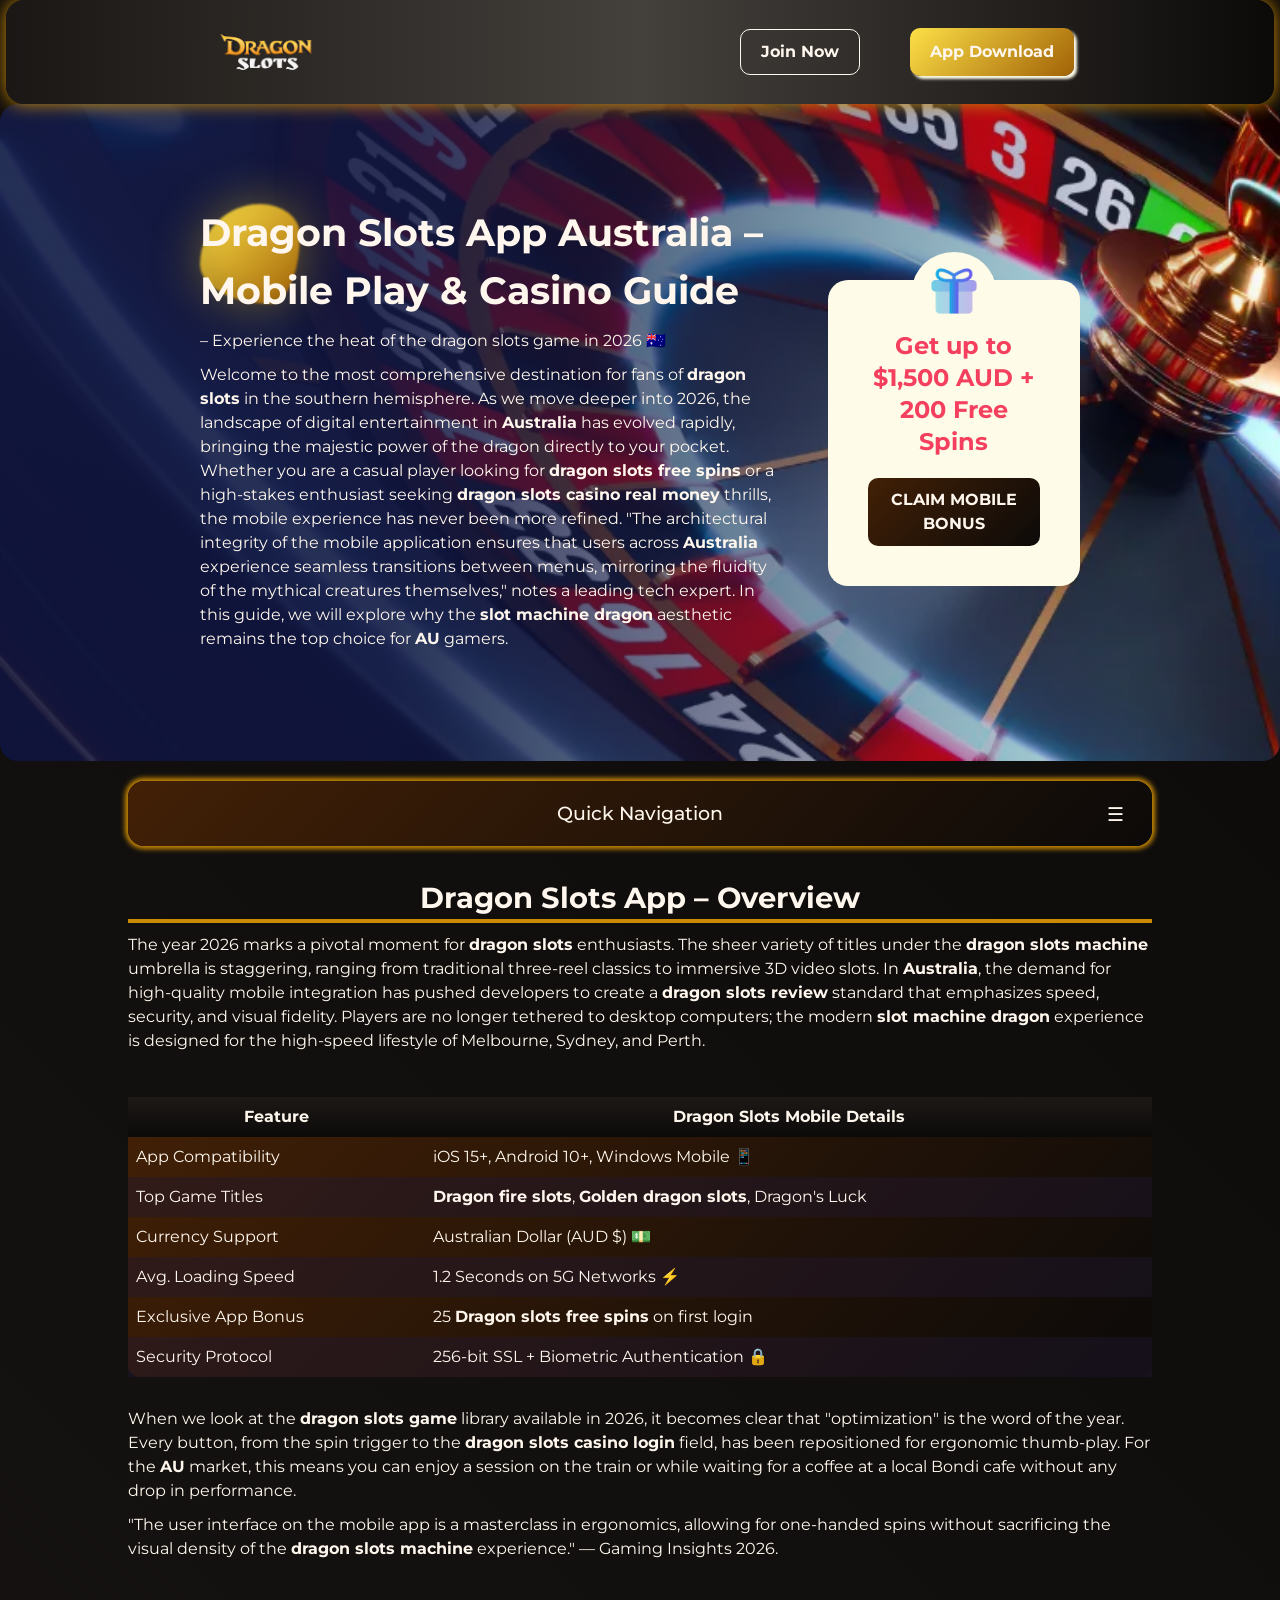
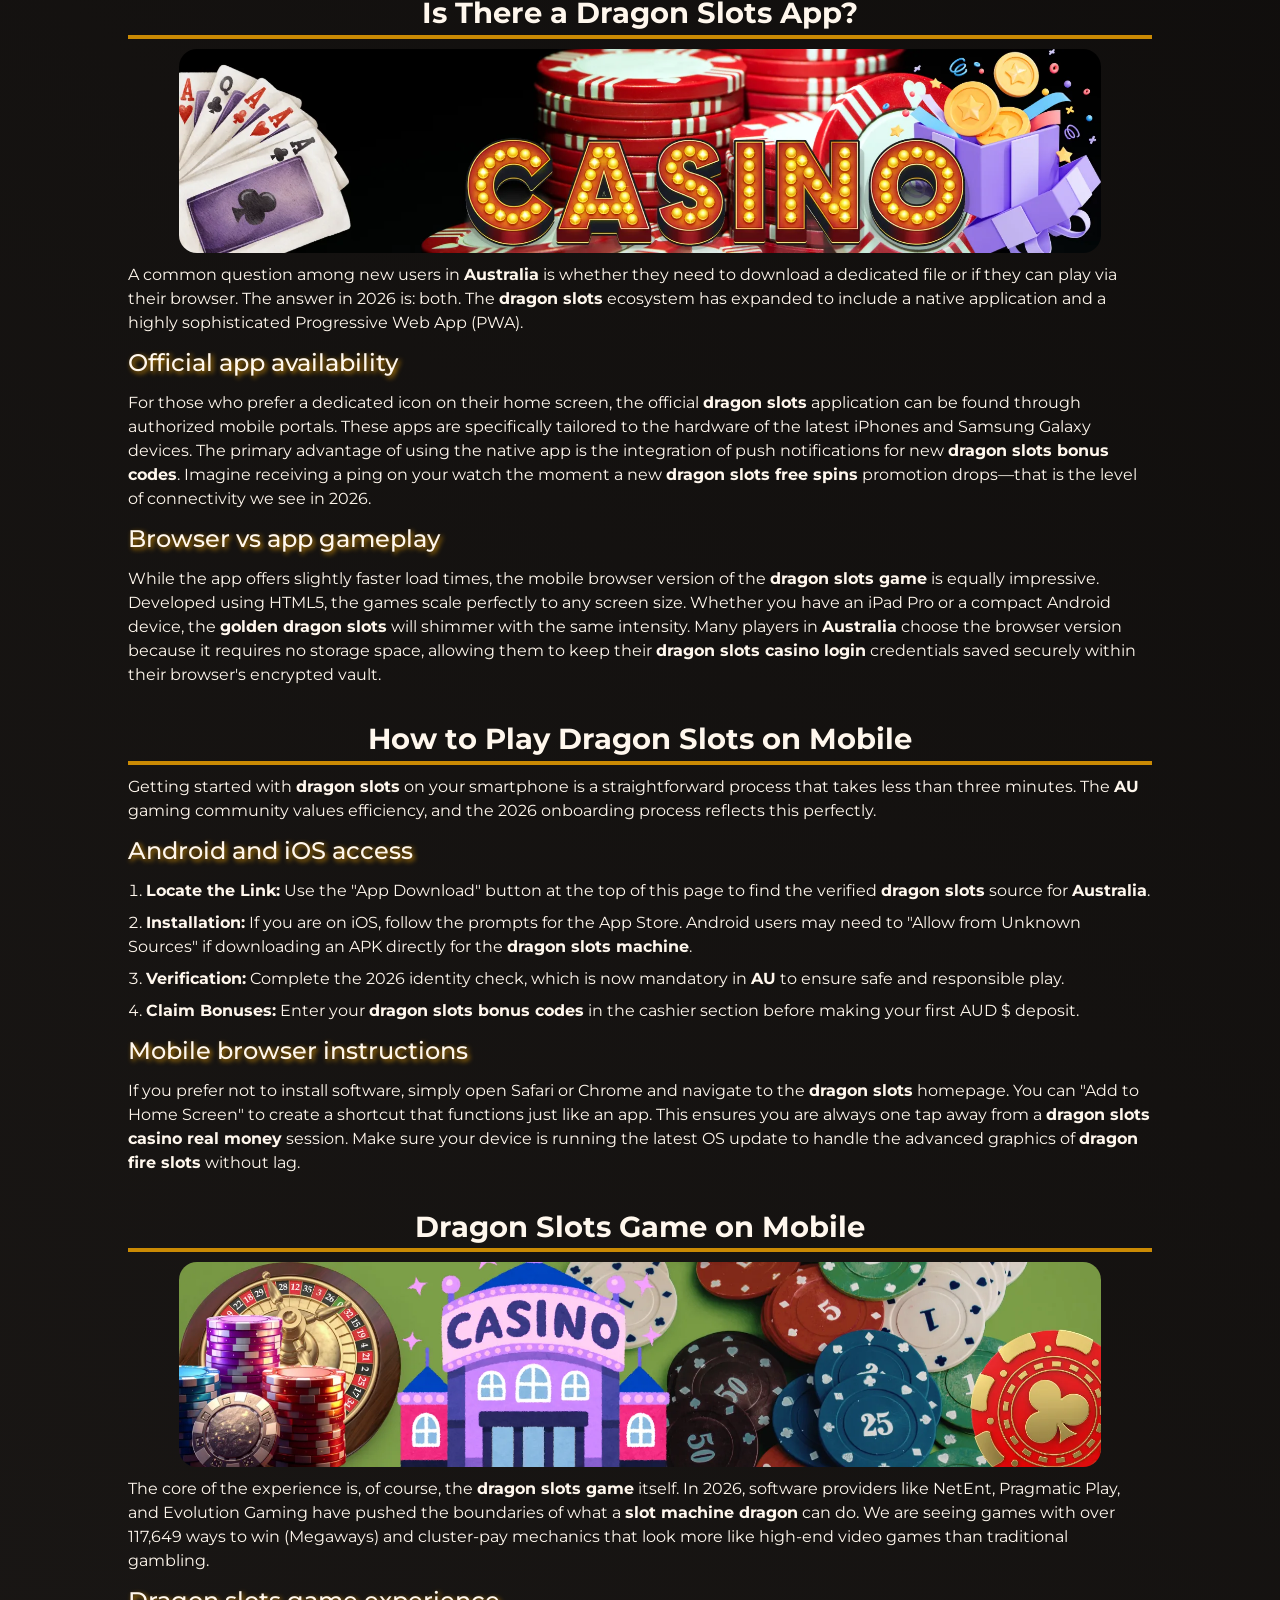
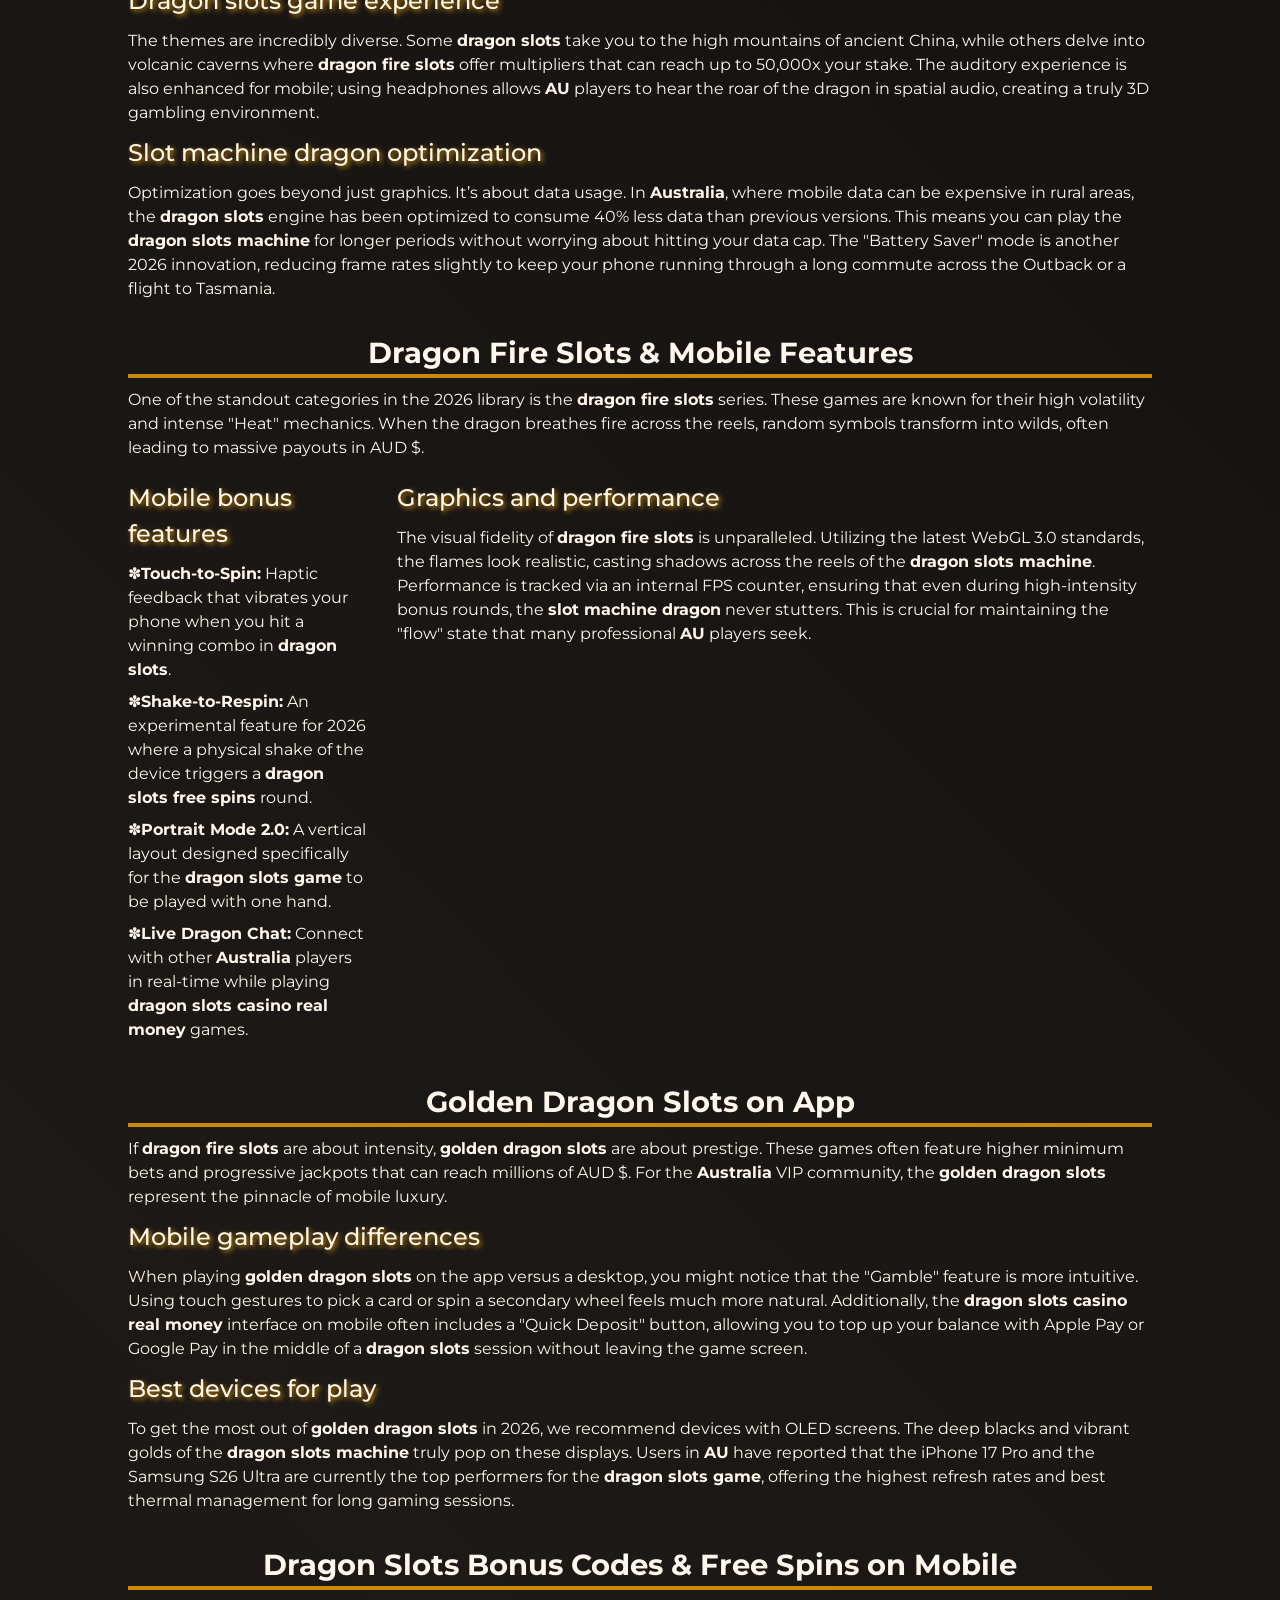
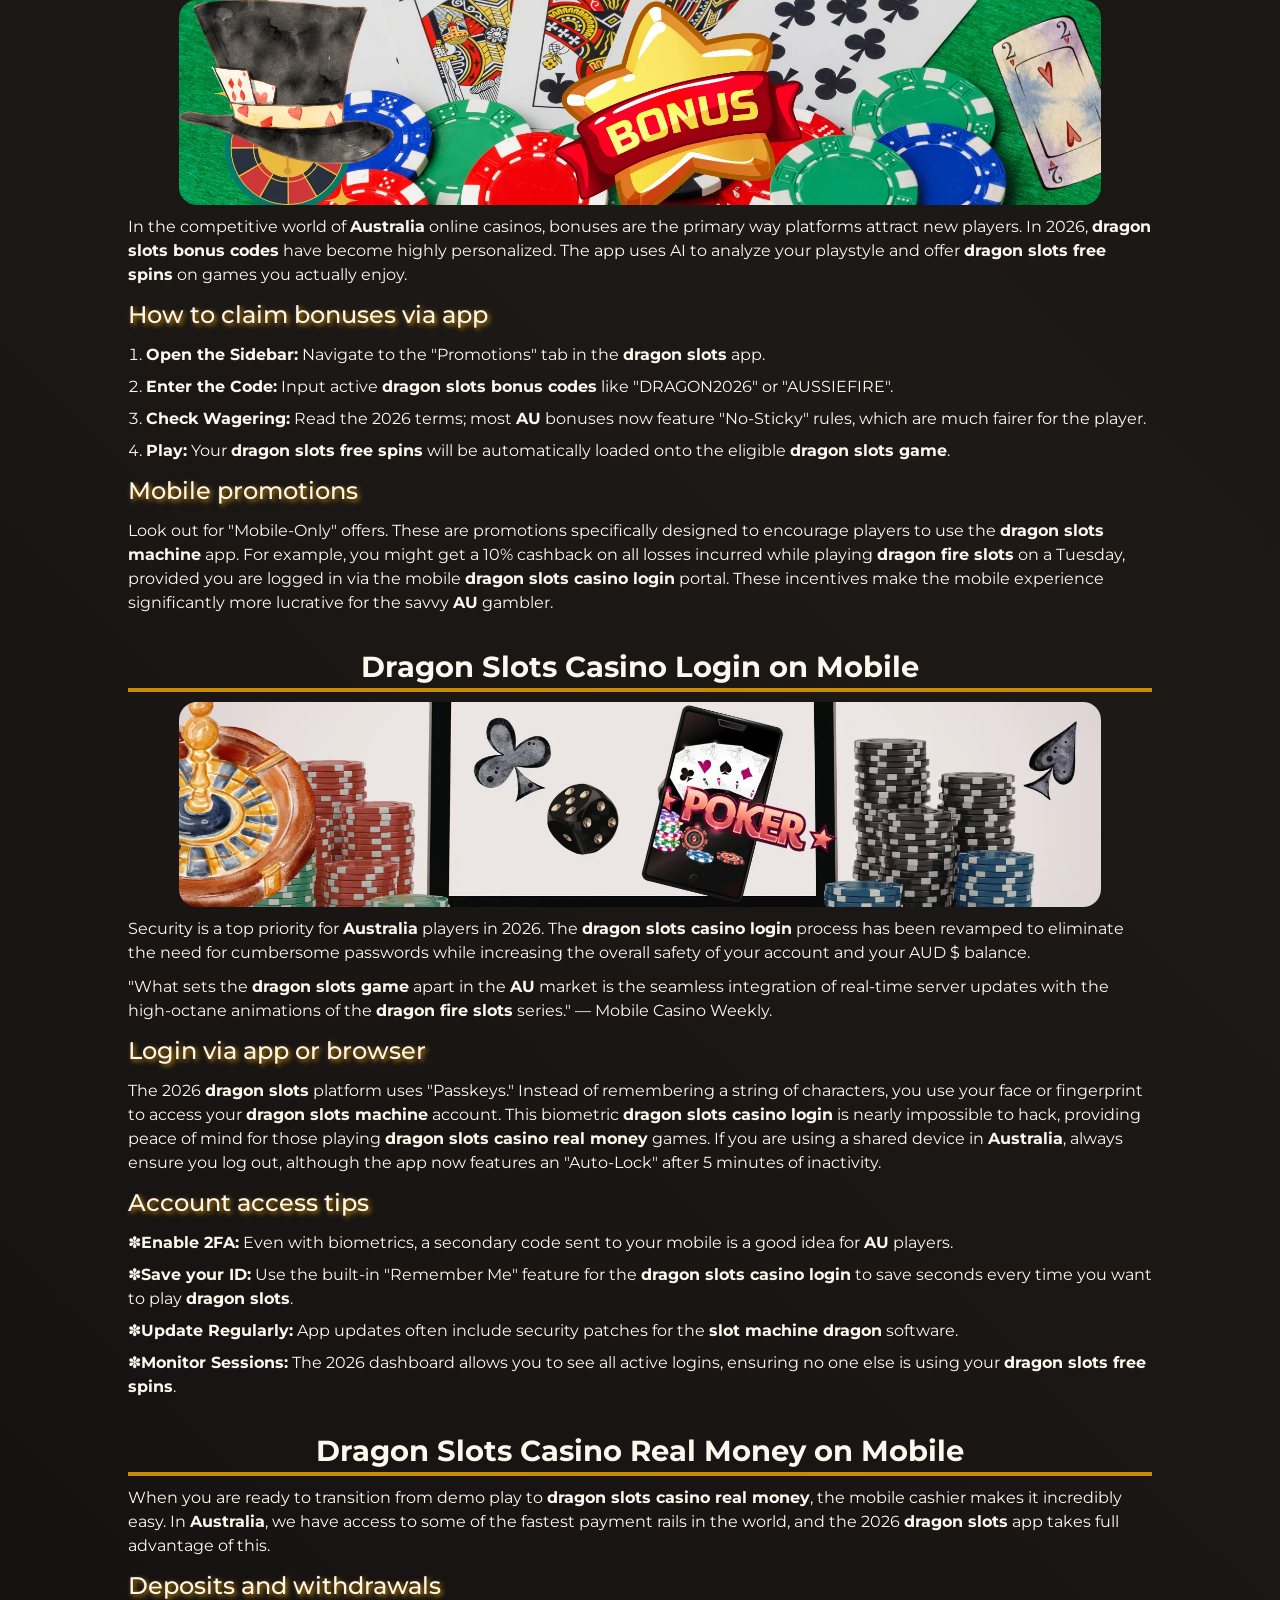
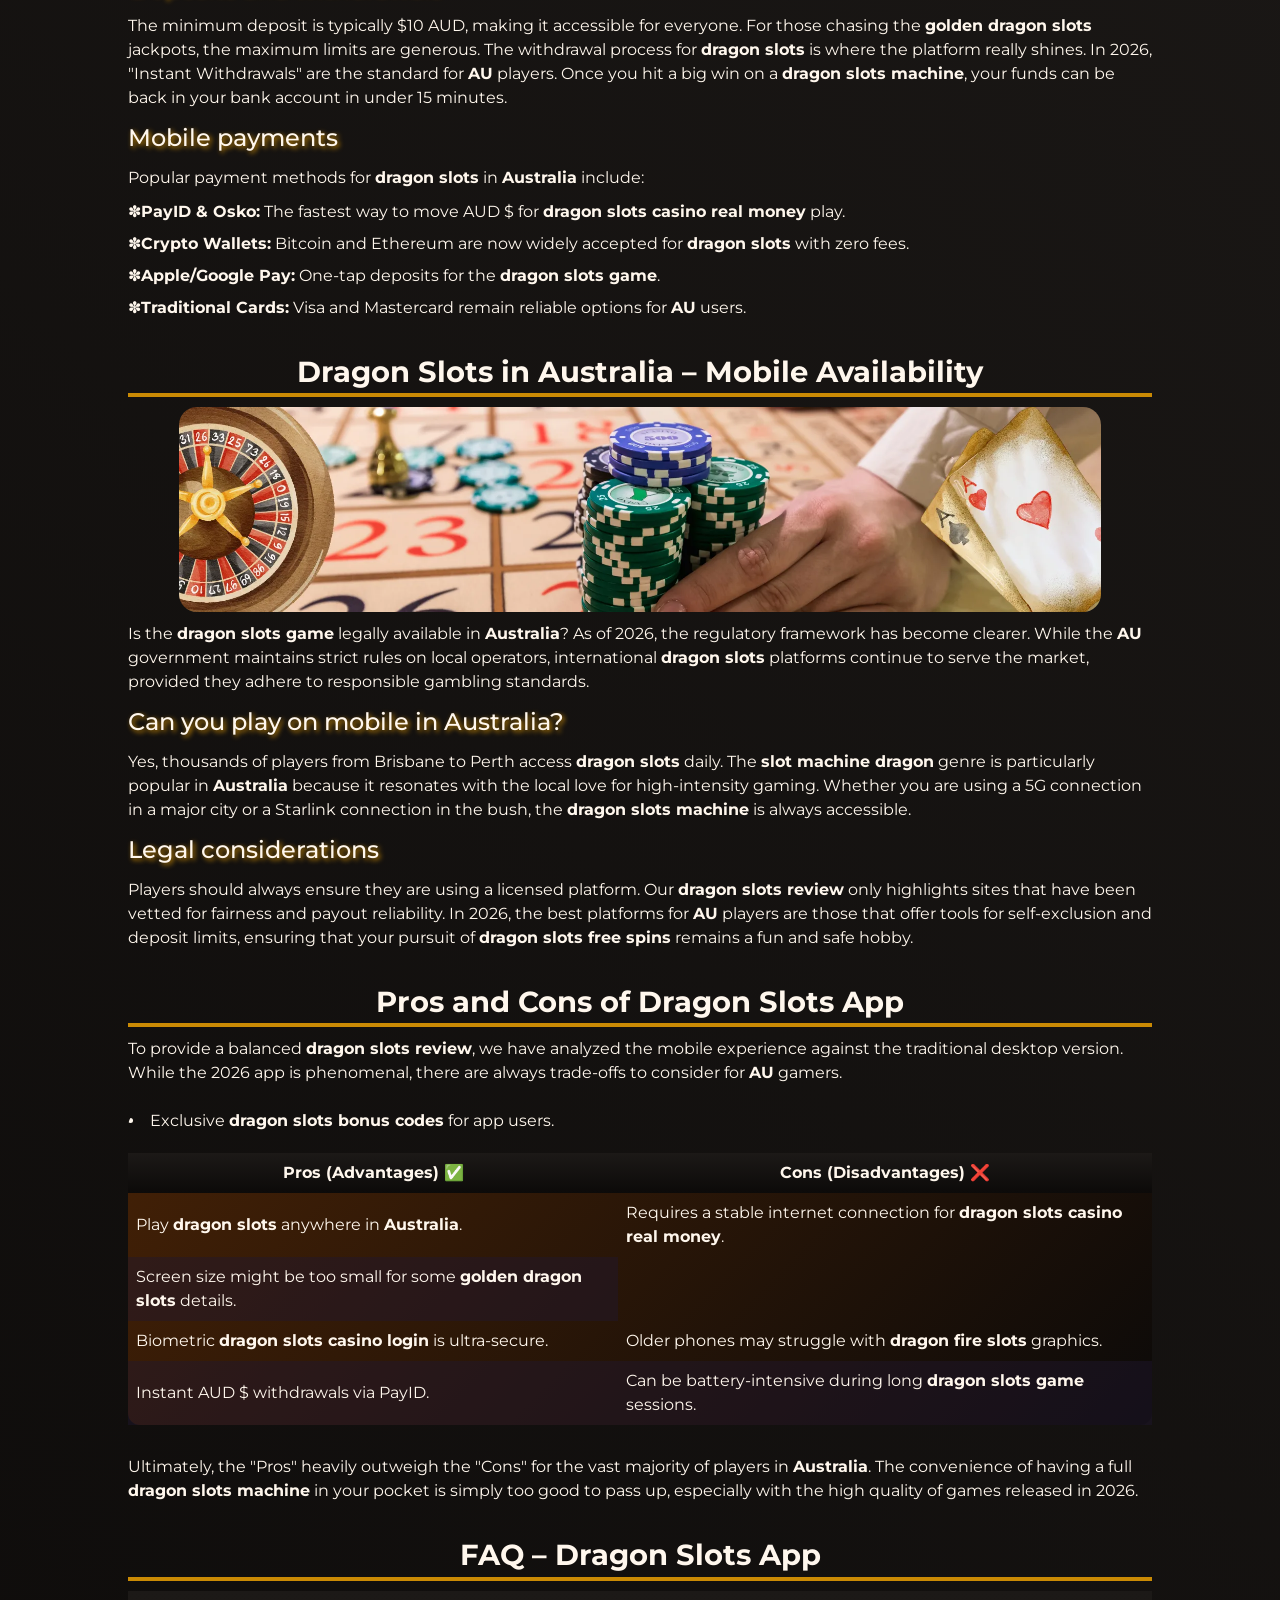
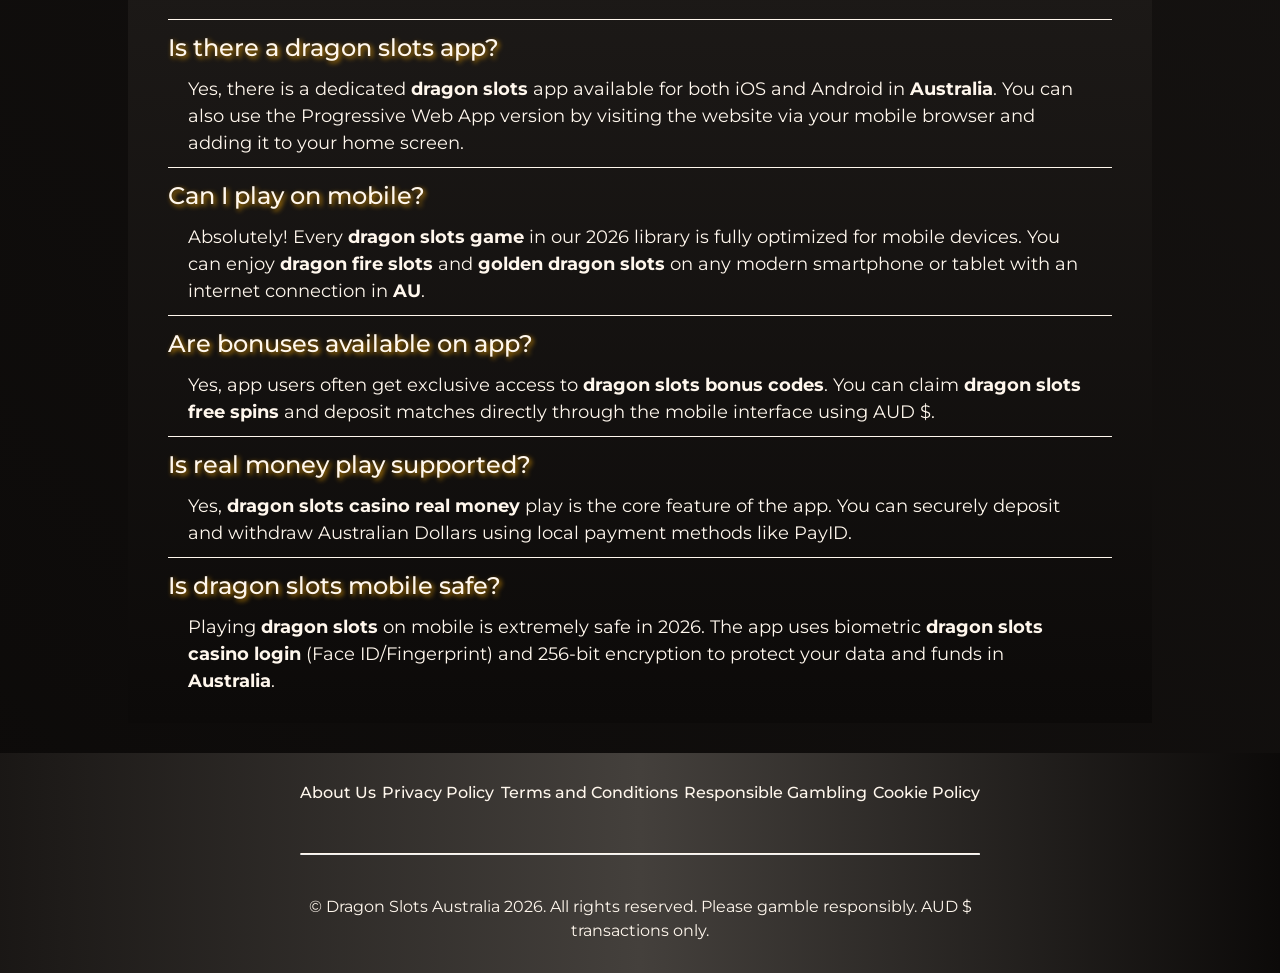
<file: index.html>
<!DOCTYPE html>
<html lang="en">

<head>
    <meta charset="UTF-8">
    <meta name="viewport" content="width=device-width, initial-scale=1.0">
    <link rel="stylesheet" href="style.css">
    <link rel="shortcut icon" href="favicon.ico" type="image/x-icon">
    <title>Dragon Slots App Australia 📱 Mobile Play, Free Spins & Real Money</title>
    <meta name="description"
        content="Play Dragon Slots on mobile in Australia 🇦🇺 Discover app features, free spins, bonus codes and real money gameplay on smartphones.">
    <meta name="googlebot" content="index, follow, noarchive, max-snippet:-1">

    <link rel="alternate" hreflang="en-AU" href="https://freelifeexperience.org/en-au/">
    <link rel="alternate" hreflang="x-default" href="https://freelifeexperience.org/">
    <link rel="canonical" href="https://freelifeexperience.org/en-au/">

    <meta property="og:type" content="website" />
    <meta property="og:title" content="Dragon Slots App Australia 📱 Mobile Play, Free Spins & Real Money" />
    <meta property="og:description"
        content="Play Dragon Slots on mobile in Australia 🇦🇺 Discover app features, free spins, bonus codes and real money gameplay on smartphones." />
    <meta property="og:url" content="https://freelifeexperience.org/" />
    <meta property="og:site_name" content="Dragon Slots" />
    <meta property="og:image" content="https://freelifeexperience.org/img/1.webp" />
    <meta property="og:locale" content="en_AU" />

    <meta name="twitter:card" content="summary_large_image" />
    <meta name="twitter:title" content="Dragon Slots App Australia 📱 Mobile Play, Free Spins & Real Money" />
    <meta name="twitter:description"
        content="Play Dragon Slots on mobile in Australia 🇦🇺 Discover app features, free spins, bonus codes and real money gameplay on smartphones." />
    <meta name="twitter:image" content="https://freelifeexperience.org/img/1.webp" />

    <script type="application/ld+json">
    {
        "@context": "https://schema.org",
        "@type": "Article",
        "headline": "Dragon Slots App Australia 📱 Mobile Play, Free Spins & Real Money",
        "description": "Play Dragon Slots on mobile in Australia 🇦🇺 Discover app features, free spins, bonus codes and real money gameplay on smartphones.",
        "mainEntityOfPage": {
            "@type": "WebPage",
            "@id": "https://freelifeexperience.org/"
        },
        "author": {
            "@type": "Person",
            "name": "Liam Thompson",
            "url": "https://freelifeexperience.org/"
        },
        "publisher": {
            "@type": "Organization",
            "name": "Dragon Slots Australia",
            "logo": {
                "@type": "ImageObject",
                "url": "https://freelifeexperience.org/img/logo.webp"
            }
        },
        "datePublished": "2026-01-15",
        "dateModified": "2026-02-10"
    }
    </script>
</head>

<body>

    <header>
        <div class="logo">
            <a href="/"><img src="./img/logo.webp" alt="Dragon Slots logo" width="140" height="70"></a>
        </div>

        <div class="header-btn">
            <a href="/play/" rel="nofollow" content="noindex" class="h-violet-btn">Join Now</a>
            <a href="/play/" rel="nofollow" content="noindex" class="h-accent-btn">App Download</a>
        </div>
    </header>

    <main>
        <div class="promo">
            <div class="promo-l">
                <div class="blob"></div>
                <h1>Dragon Slots App Australia – Mobile Play & Casino Guide</h1>
                <p class="txt">
                    – Experience the heat of the dragon slots game in 2026 🇦🇺
                </p>
                <p class="txt">
                    Welcome to the most comprehensive destination for fans of <strong>dragon slots</strong> in the
                    southern hemisphere. As we move deeper into 2026, the landscape of digital entertainment in
                    <strong>Australia</strong> has evolved rapidly, bringing the majestic power of the dragon directly
                    to your pocket. Whether you are a casual player looking for <strong>dragon slots free spins</strong>
                    or a high-stakes enthusiast seeking <strong>dragon slots casino real money</strong> thrills, the
                    mobile experience has never been more refined. "The architectural integrity of the mobile
                    application ensures that users across <strong>Australia</strong> experience seamless transitions
                    between menus, mirroring the fluidity of the mythical creatures themselves," notes a leading tech
                    expert. In this guide, we will explore why the <strong>slot machine dragon</strong> aesthetic
                    remains the top choice for <strong>AU</strong> gamers.
                </p>
            </div>

            <div class="promo-gift">
                <div class="gift-box">
                    <img class="gift-zoom" src="./img/gift.webp" alt="bonus gift" width="50" height="50">
                </div>

                <p class="txt-accent">
                    Get up to $1,500 AUD + 200 Free Spins
                </p>

                <a href="/play/" rel="nofollow" content="noindex" class="btn-accent">Claim Mobile Bonus</a>
            </div>
        </div>

        <div class="wrapper">
            <div class="navigation">
                <input type="checkbox" id="toggle-nav" hidden>
                <label for="toggle-nav" class="txt-nav">Quick Navigation</label>

                <ul class="nav-list">
                    <li class="nav-item"><a href="#review">Dragon Slots App – Overview</a></li>
                    <li class="nav-item"><a href="#inscription">Is There a Dragon Slots App?</a></li>
                    <li class="nav-item"><a href="#bonus">How to Play Dragon Slots on Mobile</a></li>
                    <li class="nav-item"><a href="#jeux">Dragon Slots Game on Mobile</a></li>
                    <li class="nav-item"><a href="#prestataires">Dragon Fire Slots & Mobile Features</a></li>
                    <li class="nav-item"><a href="#conseils">Golden Dragon Slots on App</a></li>
                    <li class="nav-item"><a href="#mobile">Dragon Slots Bonus Codes & Free Spins</a></li>
                    <li class="nav-item"><a href="#demo">Dragon Slots Casino Login on Mobile</a></li>
                    <li class="nav-item"><a href="#deposit">Dragon Slots Casino Real Money</a></li>
                    <li class="nav-item"><a href="#withdrawal">Dragon Slots in Australia</a></li>
                    <li class="nav-item"><a href="#limites">Pros and Cons of Dragon Slots App</a></li>
                    <li class="nav-item"><a href="#faq">FAQ – Dragon Slots App</a></li>
                </ul>
            </div>

            <div class="container" id="review">
                <h2>Dragon Slots App – Overview</h2>
                <p class="txt">
                    The year 2026 marks a pivotal moment for <strong>dragon slots</strong> enthusiasts. The sheer
                    variety of titles under the <strong>dragon slots machine</strong> umbrella is staggering, ranging
                    from traditional three-reel classics to immersive 3D video slots. In <strong>Australia</strong>, the
                    demand for high-quality mobile integration has pushed developers to create a <strong>dragon slots
                        review</strong> standard that emphasizes speed, security, and visual fidelity. Players are no
                    longer tethered to desktop computers; the modern <strong>slot machine dragon</strong> experience is
                    designed for the high-speed lifestyle of Melbourne, Sydney, and Perth.
                </p>

                <div class="table-wrapper">
                    <table>
                        <thead>
                            <tr>
                                <th>Feature</th>
                                <th>Dragon Slots Mobile Details</th>
                            </tr>
                        </thead>
                        <tbody>
                            <tr>
                                <td>App Compatibility</td>
                                <td>iOS 15+, Android 10+, Windows Mobile 📱</td>
                            </tr>
                            <tr>
                                <td>Top Game Titles</td>
                                <td><strong>Dragon fire slots</strong>, <strong>Golden dragon slots</strong>, Dragon's
                                    Luck</td>
                            </tr>
                            <tr>
                                <td>Currency Support</td>
                                <td>Australian Dollar (AUD $) 💵</td>
                            </tr>
                            <tr>
                                <td>Avg. Loading Speed</td>
                                <td>1.2 Seconds on 5G Networks ⚡</td>
                            </tr>
                            <tr>
                                <td>Exclusive App Bonus</td>
                                <td>25 <strong>Dragon slots free spins</strong> on first login</td>
                            </tr>
                            <tr>
                                <td>Security Protocol</td>
                                <td>256-bit SSL + Biometric Authentication 🔒</td>
                            </tr>
                        </tbody>
                    </table>
                </div>

                <p class="txt">
                    When we look at the <strong>dragon slots game</strong> library available in 2026, it becomes clear
                    that "optimization" is the word of the year. Every button, from the spin trigger to the
                    <strong>dragon slots casino login</strong> field, has been repositioned for ergonomic thumb-play.
                    For the <strong>AU</strong> market, this means you can enjoy a session on the train or while waiting
                    for a coffee at a local Bondi cafe without any drop in performance.
                </p>

                <blockquote>
                    "The user interface on the mobile app is a masterclass in ergonomics, allowing for one-handed spins
                    without sacrificing the visual density of the <strong>dragon slots machine</strong> experience." —
                    Gaming Insights 2026.
                </blockquote>
            </div>

            <div class="container" id="inscription">
                <h2>Is There a Dragon Slots App?</h2>
                <img src="./img/3.webp" alt="Dragon Slots Mobile Access" width="1000" height="800">
                <p class="txt">
                    A common question among new users in <strong>Australia</strong> is whether they need to download a
                    dedicated file or if they can play via their browser. The answer in 2026 is: both. The
                    <strong>dragon slots</strong> ecosystem has expanded to include a native application and a highly
                    sophisticated Progressive Web App (PWA).
                </p>

                <h3>Official app availability</h3>
                <p class="txt">
                    For those who prefer a dedicated icon on their home screen, the official <strong>dragon
                        slots</strong> application can be found through authorized mobile portals. These apps are
                    specifically tailored to the hardware of the latest iPhones and Samsung Galaxy devices. The primary
                    advantage of using the native app is the integration of push notifications for new <strong>dragon
                        slots bonus codes</strong>. Imagine receiving a ping on your watch the moment a new
                    <strong>dragon slots free spins</strong> promotion drops—that is the level of connectivity we see in
                    2026.
                </p>

                <h3>Browser vs app gameplay</h3>
                <p class="txt">
                    While the app offers slightly faster load times, the mobile browser version of the <strong>dragon
                        slots game</strong> is equally impressive. Developed using HTML5, the games scale perfectly to
                    any screen size. Whether you have an iPad Pro or a compact Android device, the <strong>golden dragon
                        slots</strong> will shimmer with the same intensity. Many players in <strong>Australia</strong>
                    choose the browser version because it requires no storage space, allowing them to keep their
                    <strong>dragon slots casino login</strong> credentials saved securely within their browser's
                    encrypted vault.
                </p>
            </div>

            <div class="container" id="bonus">
                <h2>How to Play Dragon Slots on Mobile</h2>
                <p class="txt">
                    Getting started with <strong>dragon slots</strong> on your smartphone is a straightforward process
                    that takes less than three minutes. The <strong>AU</strong> gaming community values efficiency, and
                    the 2026 onboarding process reflects this perfectly.
                </p>

                <h3>Android and iOS access</h3>
                <ol>
                    <li><strong>Locate the Link:</strong> Use the "App Download" button at the top of this page to find
                        the verified <strong>dragon slots</strong> source for <strong>Australia</strong>.</li>
                    <li><strong>Installation:</strong> If you are on iOS, follow the prompts for the App Store. Android
                        users may need to "Allow from Unknown Sources" if downloading an APK directly for the
                        <strong>dragon slots machine</strong>.
                    </li>
                    <li><strong>Verification:</strong> Complete the 2026 identity check, which is now mandatory in
                        <strong>AU</strong> to ensure safe and responsible play.
                    </li>
                    <li><strong>Claim Bonuses:</strong> Enter your <strong>dragon slots bonus codes</strong> in the
                        cashier section before making your first AUD $ deposit.</li>
                </ol>

                <h3>Mobile browser instructions</h3>
                <p class="txt">
                    If you prefer not to install software, simply open Safari or Chrome and navigate to the
                    <strong>dragon slots</strong> homepage. You can "Add to Home Screen" to create a shortcut that
                    functions just like an app. This ensures you are always one tap away from a <strong>dragon slots
                        casino real money</strong> session. Make sure your device is running the latest OS update to
                    handle the advanced graphics of <strong>dragon fire slots</strong> without lag.
                </p>
            </div>

            <div class="container" id="jeux">
                <h2>Dragon Slots Game on Mobile</h2>
                <img src="./img/1.webp" alt="Dragon Slots Game Interface" width="1000" height="800">
                <p class="txt">
                    The core of the experience is, of course, the <strong>dragon slots game</strong> itself. In 2026,
                    software providers like NetEnt, Pragmatic Play, and Evolution Gaming have pushed the boundaries of
                    what a <strong>slot machine dragon</strong> can do. We are seeing games with over 117,649 ways to
                    win (Megaways) and cluster-pay mechanics that look more like high-end video games than traditional
                    gambling.
                </p>

                <h3>Dragon slots game experience</h3>
                <p class="txt">
                    The themes are incredibly diverse. Some <strong>dragon slots</strong> take you to the high mountains
                    of ancient China, while others delve into volcanic caverns where <strong>dragon fire slots</strong>
                    offer multipliers that can reach up to 50,000x your stake. The auditory experience is also enhanced
                    for mobile; using headphones allows <strong>AU</strong> players to hear the roar of the dragon in
                    spatial audio, creating a truly 3D gambling environment.
                </p>

                <h3>Slot machine dragon optimization</h3>
                <p class="txt">
                    Optimization goes beyond just graphics. It’s about data usage. In <strong>Australia</strong>, where
                    mobile data can be expensive in rural areas, the <strong>dragon slots</strong> engine has been
                    optimized to consume 40% less data than previous versions. This means you can play the
                    <strong>dragon slots machine</strong> for longer periods without worrying about hitting your data
                    cap. The "Battery Saver" mode is another 2026 innovation, reducing frame rates slightly to keep your
                    phone running through a long commute across the Outback or a flight to Tasmania.
                </p>
            </div>

            <div class="container" id="prestataires">
                <h2>Dragon Fire Slots & Mobile Features</h2>
                <p class="txt">
                    One of the standout categories in the 2026 library is the <strong>dragon fire slots</strong> series.
                    These games are known for their high volatility and intense "Heat" mechanics. When the dragon
                    breathes fire across the reels, random symbols transform into wilds, often leading to massive
                    payouts in AUD $.
                </p>

                <div class="promoties-bonus">
                    <div>
                        <h3>Mobile bonus features</h3>
                        <ul>
                            <li><strong>Touch-to-Spin:</strong> Haptic feedback that vibrates your phone when you hit a
                                winning combo in <strong>dragon slots</strong>.</li>
                            <li><strong>Shake-to-Respin:</strong> An experimental feature for 2026 where a physical
                                shake of the device triggers a <strong>dragon slots free spins</strong> round.</li>
                            <li><strong>Portrait Mode 2.0:</strong> A vertical layout designed specifically for the
                                <strong>dragon slots game</strong> to be played with one hand.
                            </li>
                            <li><strong>Live Dragon Chat:</strong> Connect with other <strong>Australia</strong> players
                                in real-time while playing <strong>dragon slots casino real money</strong> games.</li>
                        </ul>
                    </div>

                    <div>
                        <h3>Graphics and performance</h3>
                        <p class="txt">
                            The visual fidelity of <strong>dragon fire slots</strong> is unparalleled. Utilizing the
                            latest WebGL 3.0 standards, the flames look realistic, casting shadows across the reels of
                            the <strong>dragon slots machine</strong>. Performance is tracked via an internal FPS
                            counter, ensuring that even during high-intensity bonus rounds, the <strong>slot machine
                                dragon</strong> never stutters. This is crucial for maintaining the "flow" state that
                            many professional <strong>AU</strong> players seek.
                        </p>
                    </div>
                </div>
            </div>

            <div class="container" id="conseils">
                <h2>Golden Dragon Slots on App</h2>
                <p class="txt">
                    If <strong>dragon fire slots</strong> are about intensity, <strong>golden dragon slots</strong> are
                    about prestige. These games often feature higher minimum bets and progressive jackpots that can
                    reach millions of AUD $. For the <strong>Australia</strong> VIP community, the <strong>golden dragon
                        slots</strong> represent the pinnacle of mobile luxury.
                </p>

                <h3>Mobile gameplay differences</h3>
                <p class="txt">
                    When playing <strong>golden dragon slots</strong> on the app versus a desktop, you might notice that
                    the "Gamble" feature is more intuitive. Using touch gestures to pick a card or spin a secondary
                    wheel feels much more natural. Additionally, the <strong>dragon slots casino real money</strong>
                    interface on mobile often includes a "Quick Deposit" button, allowing you to top up your balance
                    with Apple Pay or Google Pay in the middle of a <strong>dragon slots</strong> session without
                    leaving the game screen.
                </p>

                <h3>Best devices for play</h3>
                <p class="txt">
                    To get the most out of <strong>golden dragon slots</strong> in 2026, we recommend devices with OLED
                    screens. The deep blacks and vibrant golds of the <strong>dragon slots machine</strong> truly pop on
                    these displays. Users in <strong>AU</strong> have reported that the iPhone 17 Pro and the Samsung
                    S26 Ultra are currently the top performers for the <strong>dragon slots game</strong>, offering the
                    highest refresh rates and best thermal management for long gaming sessions.
                </p>
            </div>

            <div class="container" id="mobile">
                <h2>Dragon Slots Bonus Codes & Free Spins on Mobile</h2>
                <img src="./img/2.webp" alt="Mobile Casino Bonuses" width="1000" height="800">
                <p class="txt">
                    In the competitive world of <strong>Australia</strong> online casinos, bonuses are the primary way
                    platforms attract new players. In 2026, <strong>dragon slots bonus codes</strong> have become highly
                    personalized. The app uses AI to analyze your playstyle and offer <strong>dragon slots free
                        spins</strong> on games you actually enjoy.
                </p>

                <h3>How to claim bonuses via app</h3>
                <ol>
                    <li><strong>Open the Sidebar:</strong> Navigate to the "Promotions" tab in the <strong>dragon
                            slots</strong> app.</li>
                    <li><strong>Enter the Code:</strong> Input active <strong>dragon slots bonus codes</strong> like
                        "DRAGON2026" or "AUSSIEFIRE".</li>
                    <li><strong>Check Wagering:</strong> Read the 2026 terms; most <strong>AU</strong> bonuses now
                        feature "No-Sticky" rules, which are much fairer for the player.</li>
                    <li><strong>Play:</strong> Your <strong>dragon slots free spins</strong> will be automatically
                        loaded onto the eligible <strong>dragon slots game</strong>.</li>
                </ol>

                <h3>Mobile promotions</h3>
                <p class="txt">
                    Look out for "Mobile-Only" offers. These are promotions specifically designed to encourage players
                    to use the <strong>dragon slots machine</strong> app. For example, you might get a 10% cashback on
                    all losses incurred while playing <strong>dragon fire slots</strong> on a Tuesday, provided you are
                    logged in via the mobile <strong>dragon slots casino login</strong> portal. These incentives make
                    the mobile experience significantly more lucrative for the savvy <strong>AU</strong> gambler.
                </p>
            </div>

            <div class="container" id="demo">
                <h2>Dragon Slots Casino Login on Mobile</h2>
                <img src="./img/5.webp" alt="Australia Gaming Scene" width="1000" height="800">
                <p class="txt">
                    Security is a top priority for <strong>Australia</strong> players in 2026. The <strong>dragon slots
                        casino login</strong> process has been revamped to eliminate the need for cumbersome passwords
                    while increasing the overall safety of your account and your AUD $ balance.
                </p>

                <blockquote>
                    "What sets the <strong>dragon slots game</strong> apart in the <strong>AU</strong> market is the
                    seamless integration of real-time server updates with the high-octane animations of the
                    <strong>dragon fire slots</strong> series." — Mobile Casino Weekly.
                </blockquote>

                <h3>Login via app or browser</h3>
                <p class="txt">
                    The 2026 <strong>dragon slots</strong> platform uses "Passkeys." Instead of remembering a string of
                    characters, you use your face or fingerprint to access your <strong>dragon slots machine</strong>
                    account. This biometric <strong>dragon slots casino login</strong> is nearly impossible to hack,
                    providing peace of mind for those playing <strong>dragon slots casino real money</strong> games. If
                    you are using a shared device in <strong>Australia</strong>, always ensure you log out, although the
                    app now features an "Auto-Lock" after 5 minutes of inactivity.
                </p>

                <h3>Account access tips</h3>
                <ul>
                    <li><strong>Enable 2FA:</strong> Even with biometrics, a secondary code sent to your mobile is a
                        good idea for <strong>AU</strong> players.</li>
                    <li><strong>Save your ID:</strong> Use the built-in "Remember Me" feature for the <strong>dragon
                            slots casino login</strong> to save seconds every time you want to play <strong>dragon
                            slots</strong>.</li>
                    <li><strong>Update Regularly:</strong> App updates often include security patches for the
                        <strong>slot machine dragon</strong> software.
                    </li>
                    <li><strong>Monitor Sessions:</strong> The 2026 dashboard allows you to see all active logins,
                        ensuring no one else is using your <strong>dragon slots free spins</strong>.</li>
                </ul>
            </div>

            <div class="container" id="deposit">
                <h2>Dragon Slots Casino Real Money on Mobile</h2>
                <p class="txt">
                    When you are ready to transition from demo play to <strong>dragon slots casino real money</strong>,
                    the mobile cashier makes it incredibly easy. In <strong>Australia</strong>, we have access to some
                    of the fastest payment rails in the world, and the 2026 <strong>dragon slots</strong> app takes full
                    advantage of this.
                </p>

                <h3>Deposits and withdrawals</h3>
                <p class="txt">
                    The minimum deposit is typically $10 AUD, making it accessible for everyone. For those chasing the
                    <strong>golden dragon slots</strong> jackpots, the maximum limits are generous. The withdrawal
                    process for <strong>dragon slots</strong> is where the platform really shines. In 2026, "Instant
                    Withdrawals" are the standard for <strong>AU</strong> players. Once you hit a big win on a
                    <strong>dragon slots machine</strong>, your funds can be back in your bank account in under 15
                    minutes.
                </p>

                <h3>Mobile payments</h3>
                <p class="txt">
                    Popular payment methods for <strong>dragon slots</strong> in <strong>Australia</strong> include:
                </p>
                <ul>
                    <li><strong>PayID & Osko:</strong> The fastest way to move AUD $ for <strong>dragon slots casino
                            real money</strong> play.</li>
                    <li><strong>Crypto Wallets:</strong> Bitcoin and Ethereum are now widely accepted for <strong>dragon
                            slots</strong> with zero fees.</li>
                    <li><strong>Apple/Google Pay:</strong> One-tap deposits for the <strong>dragon slots game</strong>.
                    </li>
                    <li><strong>Traditional Cards:</strong> Visa and Mastercard remain reliable options for
                        <strong>AU</strong> users.
                    </li>
                </ul>
            </div>

            <div class="container" id="withdrawal">
                <h2>Dragon Slots in Australia – Mobile Availability</h2>
                <img src="./img/4.webp" alt="Australia Gaming Scene" width="1000" height="800">
                <p class="txt">
                    Is the <strong>dragon slots game</strong> legally available in <strong>Australia</strong>? As of
                    2026, the regulatory framework has become clearer. While the <strong>AU</strong> government
                    maintains strict rules on local operators, international <strong>dragon slots</strong> platforms
                    continue to serve the market, provided they adhere to responsible gambling standards.
                </p>

                <h3>Can you play on mobile in Australia?</h3>
                <p class="txt">
                    Yes, thousands of players from Brisbane to Perth access <strong>dragon slots</strong> daily. The
                    <strong>slot machine dragon</strong> genre is particularly popular in <strong>Australia</strong>
                    because it resonates with the local love for high-intensity gaming. Whether you are using a 5G
                    connection in a major city or a Starlink connection in the bush, the <strong>dragon slots
                        machine</strong> is always accessible.
                </p>

                <h3>Legal considerations</h3>
                <p class="txt">
                    Players should always ensure they are using a licensed platform. Our <strong>dragon slots
                        review</strong> only highlights sites that have been vetted for fairness and payout reliability.
                    In 2026, the best platforms for <strong>AU</strong> players are those that offer tools for
                    self-exclusion and deposit limits, ensuring that your pursuit of <strong>dragon slots free
                        spins</strong> remains a fun and safe hobby.
                </p>
            </div>

            <div class="container" id="limites">
                <h2>Pros and Cons of Dragon Slots App</h2>
                <p class="txt">
                    To provide a balanced <strong>dragon slots review</strong>, we have analyzed the mobile experience
                    against the traditional desktop version. While the 2026 app is phenomenal, there are always
                    trade-offs to consider for <strong>AU</strong> gamers.
                </p>

                <div class="table-wrapper">
                    <table>
                        <thead>
                            <tr>
                                <th>Pros (Advantages) ✅</th>
                                <th>Cons (Disadvantages) ❌</th>
                            </tr>
                        </thead>
                        <tbody>
                            <tr>
                                <td>Play <strong>dragon slots</strong> anywhere in <strong>Australia</strong>.</td>
                                <td>Requires a stable internet connection for <strong>dragon slots casino real
                                        money</strong>.</td>
                            </tr>
                            <li>Exclusive <strong>dragon slots bonus codes</strong> for app users.</td>
                                <td>Screen size might be too small for some <strong>golden dragon slots</strong>
                                    details.</td>
                                </tr>
                                <tr>
                                    <td>Biometric <strong>dragon slots casino login</strong> is ultra-secure.</td>
                                    <td>Older phones may struggle with <strong>dragon fire slots</strong> graphics.</td>
                                </tr>
                                <tr>
                                    <td>Instant AUD $ withdrawals via PayID.</td>
                                    <td>Can be battery-intensive during long <strong>dragon slots game</strong>
                                        sessions.</td>
                                </tr>
                        </tbody>
                    </table>
                </div>
                <p class="txt">
                    Ultimately, the "Pros" heavily outweigh the "Cons" for the vast majority of players in
                    <strong>Australia</strong>. The convenience of having a full <strong>dragon slots machine</strong>
                    in your pocket is simply too good to pass up, especially with the high quality of games released in
                    2026.
                </p>
            </div>

            <div class="container" id="faq">
                <h2>FAQ – Dragon Slots App</h2>

                <div class="faq-contnetn">
                    <div class="qa-scontent-title">
                        <h3>Is there a dragon slots app?</h3>
                        <div class="qa-answaer">
                            Yes, there is a dedicated <strong>dragon slots</strong> app available for both iOS and
                            Android in <strong>Australia</strong>. You can also use the Progressive Web App version by
                            visiting the website via your mobile browser and adding it to your home screen.
                        </div>
                    </div>

                    <div class="qa-scontent-title">
                        <h3>Can I play on mobile?</h3>
                        <div class="qa-answaer">
                            Absolutely! Every <strong>dragon slots game</strong> in our 2026 library is fully optimized
                            for mobile devices. You can enjoy <strong>dragon fire slots</strong> and <strong>golden
                                dragon slots</strong> on any modern smartphone or tablet with an internet connection in
                            <strong>AU</strong>.
                        </div>
                    </div>

                    <div class="qa-scontent-title">
                        <h3>Are bonuses available on app?</h3>
                        <div class="qa-answaer">
                            Yes, app users often get exclusive access to <strong>dragon slots bonus codes</strong>. You
                            can claim <strong>dragon slots free spins</strong> and deposit matches directly through the
                            mobile interface using AUD $.
                        </div>
                    </div>

                    <div class="qa-scontent-title">
                        <h3>Is real money play supported?</h3>
                        <div class="qa-answaer">
                            Yes, <strong>dragon slots casino real money</strong> play is the core feature of the app.
                            You can securely deposit and withdraw Australian Dollars using local payment methods like
                            PayID.
                        </div>
                    </div>

                    <div class="qa-scontent-title">
                        <h3>Is dragon slots mobile safe?</h3>
                        <div class="qa-answaer">
                            Playing <strong>dragon slots</strong> on mobile is extremely safe in 2026. The app uses
                            biometric <strong>dragon slots casino login</strong> (Face ID/Fingerprint) and 256-bit
                            encryption to protect your data and funds in <strong>Australia</strong>.
                        </div>
                    </div>
                </div>
            </div>
        </div>
    </main>

    <footer>
        <ul>
            <li>
                <a href="/about-us/">About Us</a>
            </li>
            <li>
                <a href="/privacy-policy/">Privacy Policy</a>
            </li>
            <li>
                <a href="/terms-and-conditions/">Terms and Conditions</a>
            </li>
            <li>
                <a href="/responsible-gambling/">Responsible Gambling</a>
            </li>
            <li>
                <a href="/cookie-policy/">Cookie Policy</a>
            </li>
        </ul>

        <hr>

        <p class="txt">
            © Dragon Slots Australia 2026. All rights reserved. Please gamble responsibly. AUD $ transactions only.
        </p>
    </footer>
</body>

</html>
</file>
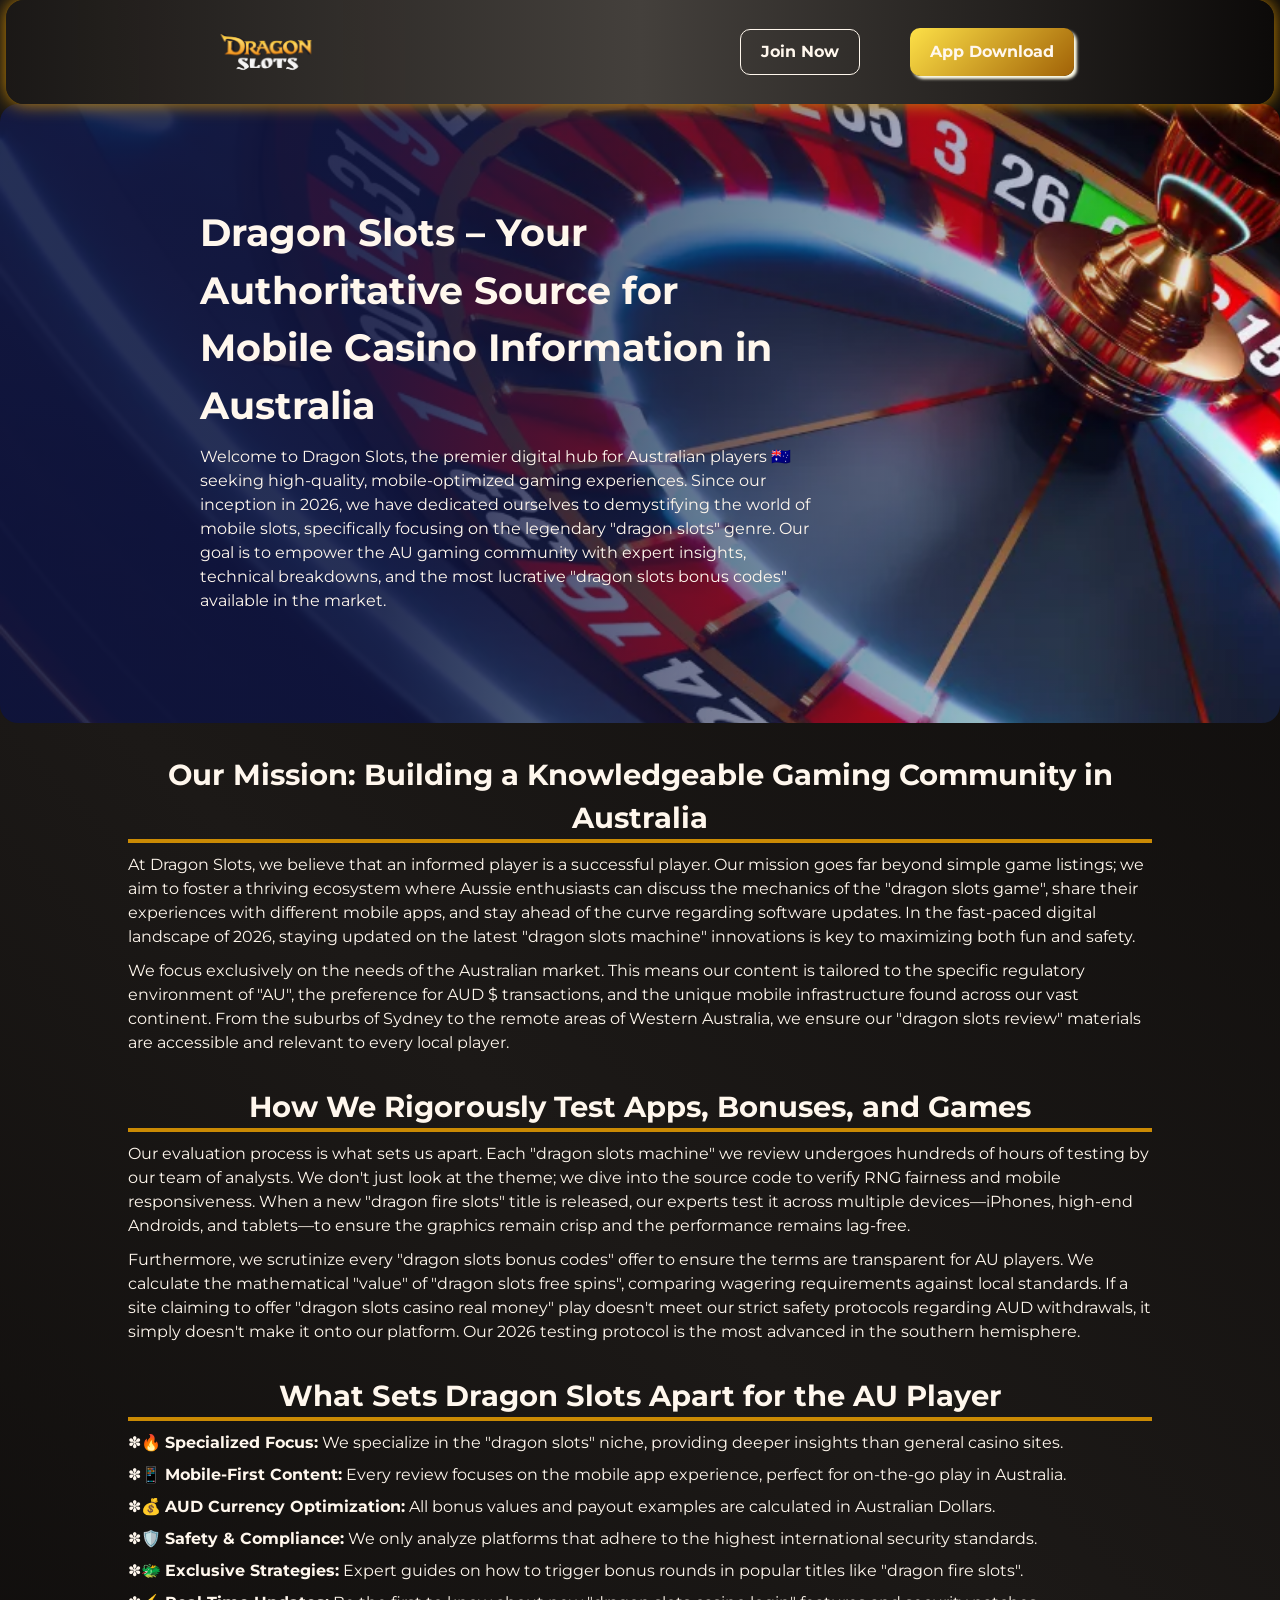
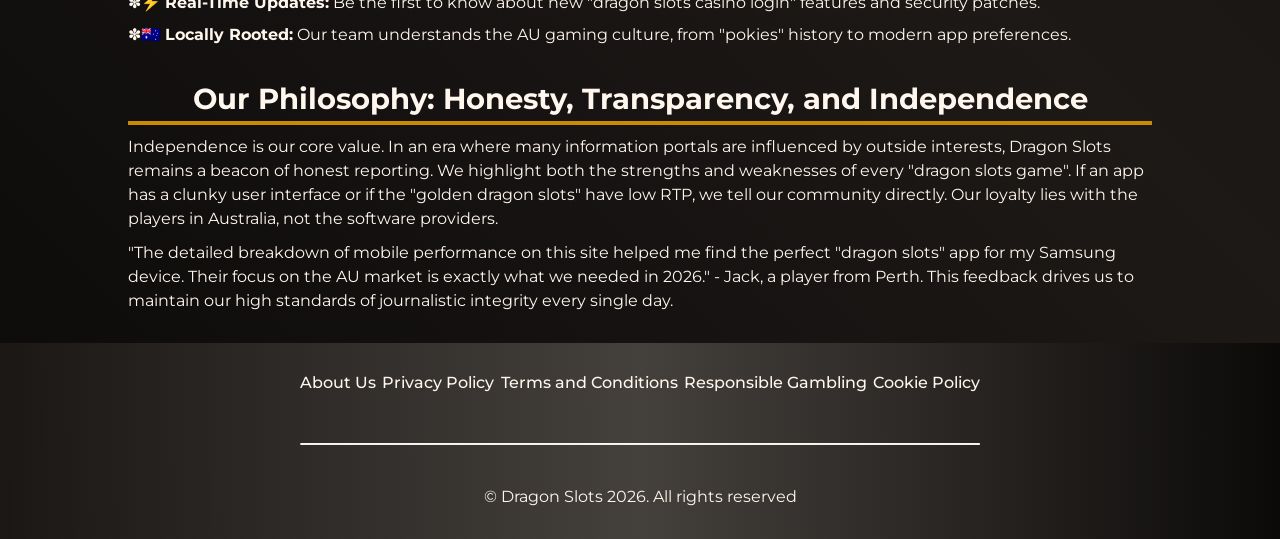
<file: about-us/index.html>
<!DOCTYPE html>
<html lang="en">

<head>
    <meta charset="UTF-8">
    <meta name="viewport" content="width=device-width, initial-scale=1.0">
    <link rel="stylesheet" href="/style.css">
    <link rel="shortcut icon" href="/favicon.ico" type="image/x-icon">
    <title>About Dragon Slots – Australia's Leading Mobile Gaming Guide</title>
    <meta name="description"
        content="Learn about Dragon Slots: our mission to provide the best mobile casino guides, dragon slots game reviews, and winning strategies for AU players.">
    <link rel="canonical" href="https://freelifeexperience.org/about-us/">
</head>

<body>
    <header>
        <div class="logo">
            <a href="/"><img src="/img/logo.webp" alt="Dragon Slots logo" width="140" height="70"></a>
        </div>
        <div class="header-btn">
            <a href="/play/" rel="nofollow" content="noindex" class="h-violet-btn">Join Now</a>
            <a href="/play/" rel="nofollow" content="noindex" class="h-accent-btn">App Download</a>
        </div>
    </header>
    <main>
        <div class="promo">
            <div class="promo-l">
                <h1>Dragon Slots – Your Authoritative Source for Mobile Casino Information in Australia</h1>
                <p class="txt">
                    Welcome to Dragon Slots, the premier digital hub for Australian players 🇦🇺 seeking high-quality,
                    mobile-optimized gaming experiences. Since our inception in 2026, we have dedicated ourselves to
                    demystifying the world of mobile slots, specifically focusing on the legendary "dragon slots"
                    genre. Our goal is to empower the AU gaming community with expert insights, technical breakdowns,
                    and the most lucrative "dragon slots bonus codes" available in the market.
                </p>
            </div>
        </div>
        <div class="wrapper">
            <div class="container">
                <h2>Our Mission: Building a Knowledgeable Gaming Community in Australia</h2>
                <p class="txt">
                    At Dragon Slots, we believe that an informed player is a successful player. Our mission goes far
                    beyond simple game listings; we aim to foster a thriving ecosystem where Aussie enthusiasts can
                    discuss the mechanics of the "dragon slots game", share their experiences with different mobile
                    apps, and stay ahead of the curve regarding software updates. In the fast-paced digital landscape of
                    2026, staying updated on the latest "dragon slots machine" innovations is key to maximizing both
                    fun and safety.
                </p>
                <p class="txt">
                    We focus exclusively on the needs of the Australian market. This means our content is tailored to
                    the specific regulatory environment of "AU", the preference for AUD $ transactions, and the unique
                    mobile infrastructure found across our vast continent. From the suburbs of Sydney to the remote
                    areas of Western Australia, we ensure our "dragon slots review" materials are accessible and
                    relevant to every local player.
                </p>
            </div>
            <div class="container">
                <h2>How We Rigorously Test Apps, Bonuses, and Games</h2>
                <p class="txt">
                    Our evaluation process is what sets us apart. Each "dragon slots machine" we review undergoes
                    hundreds of hours of testing by our team of analysts. We don't just look at the theme; we dive into
                    the source code to verify RNG fairness and mobile responsiveness. When a new "dragon fire slots"
                    title is released, our experts test it across multiple devices—iPhones, high-end Androids, and
                    tablets—to ensure the graphics remain crisp and the performance remains lag-free.
                </p>
                <p class="txt">
                    Furthermore, we scrutinize every "dragon slots bonus codes" offer to ensure the terms are
                    transparent for AU players. We calculate the mathematical "value" of "dragon slots free spins",
                    comparing wagering requirements against local standards. If a site claiming to offer "dragon slots
                    casino real money" play doesn't meet our strict safety protocols regarding AUD withdrawals, it
                    simply doesn't make it onto our platform. Our 2026 testing protocol is the most advanced in the
                    southern hemisphere.
                </p>
            </div>
            <div class="container">
                <h2>What Sets Dragon Slots Apart for the AU Player</h2>
                <ul>
                    <li>🔥 <strong>Specialized Focus:</strong> We specialize in the "dragon slots" niche, providing
                        deeper insights than general casino sites.</li>
                    <li>📱 <strong>Mobile-First Content:</strong> Every review focuses on the mobile app experience,
                        perfect for on-the-go play in Australia.</li>
                    <li>💰 <strong>AUD Currency Optimization:</strong> All bonus values and payout examples are
                        calculated in Australian Dollars.</li>
                    <li>🛡️ <strong>Safety & Compliance:</strong> We only analyze platforms that adhere to the highest
                        international security standards.</li>
                    <li>🐲 <strong>Exclusive Strategies:</strong> Expert guides on how to trigger bonus rounds in
                        popular titles like "dragon fire slots".</li>
                    <li>⚡ <strong>Real-Time Updates:</strong> Be the first to know about new "dragon slots casino
                        login" features and security patches.</li>
                    <li>🇦🇺 <strong>Locally Rooted:</strong> Our team understands the AU gaming culture, from "pokies"
                        history to modern app preferences.</li>
                </ul>
            </div>
            <div class="container">
                <h2>Our Philosophy: Honesty, Transparency, and Independence</h2>
                <p class="txt">
                    Independence is our core value. In an era where many information portals are influenced by outside
                    interests, Dragon Slots remains a beacon of honest reporting. We highlight both the strengths and
                    weaknesses of every "dragon slots game". If an app has a clunky user interface or if the "golden
                    dragon slots" have low RTP, we tell our community directly. Our loyalty lies with the players in
                    Australia, not the software providers.
                </p>
                <p class="txt">
                    "The detailed breakdown of mobile performance on this site helped me find the perfect "dragon
                    slots" app for my Samsung device. Their focus on the AU market is exactly what we needed in 2026."
                    - Jack, a player from Perth. This feedback drives us to maintain our high standards of journalistic
                    integrity every single day.
                </p>
            </div>
        </div>
    </main>
    <footer>
        <ul>
            <li><a href="/about-us/">About Us</a></li>
            <li><a href="/privacy-policy/">Privacy Policy</a></li>
            <li><a href="/terms-and-conditions/">Terms and Conditions</a></li>
            <li><a href="/responsible-gambling/">Responsible Gambling</a></li>
            <li><a href="/cookie-policy/">Cookie Policy</a></li>
        </ul>
        <hr>
        <p class="txt">© Dragon Slots 2026. All rights reserved</p>
    </footer>
</body>

</html>
</file>
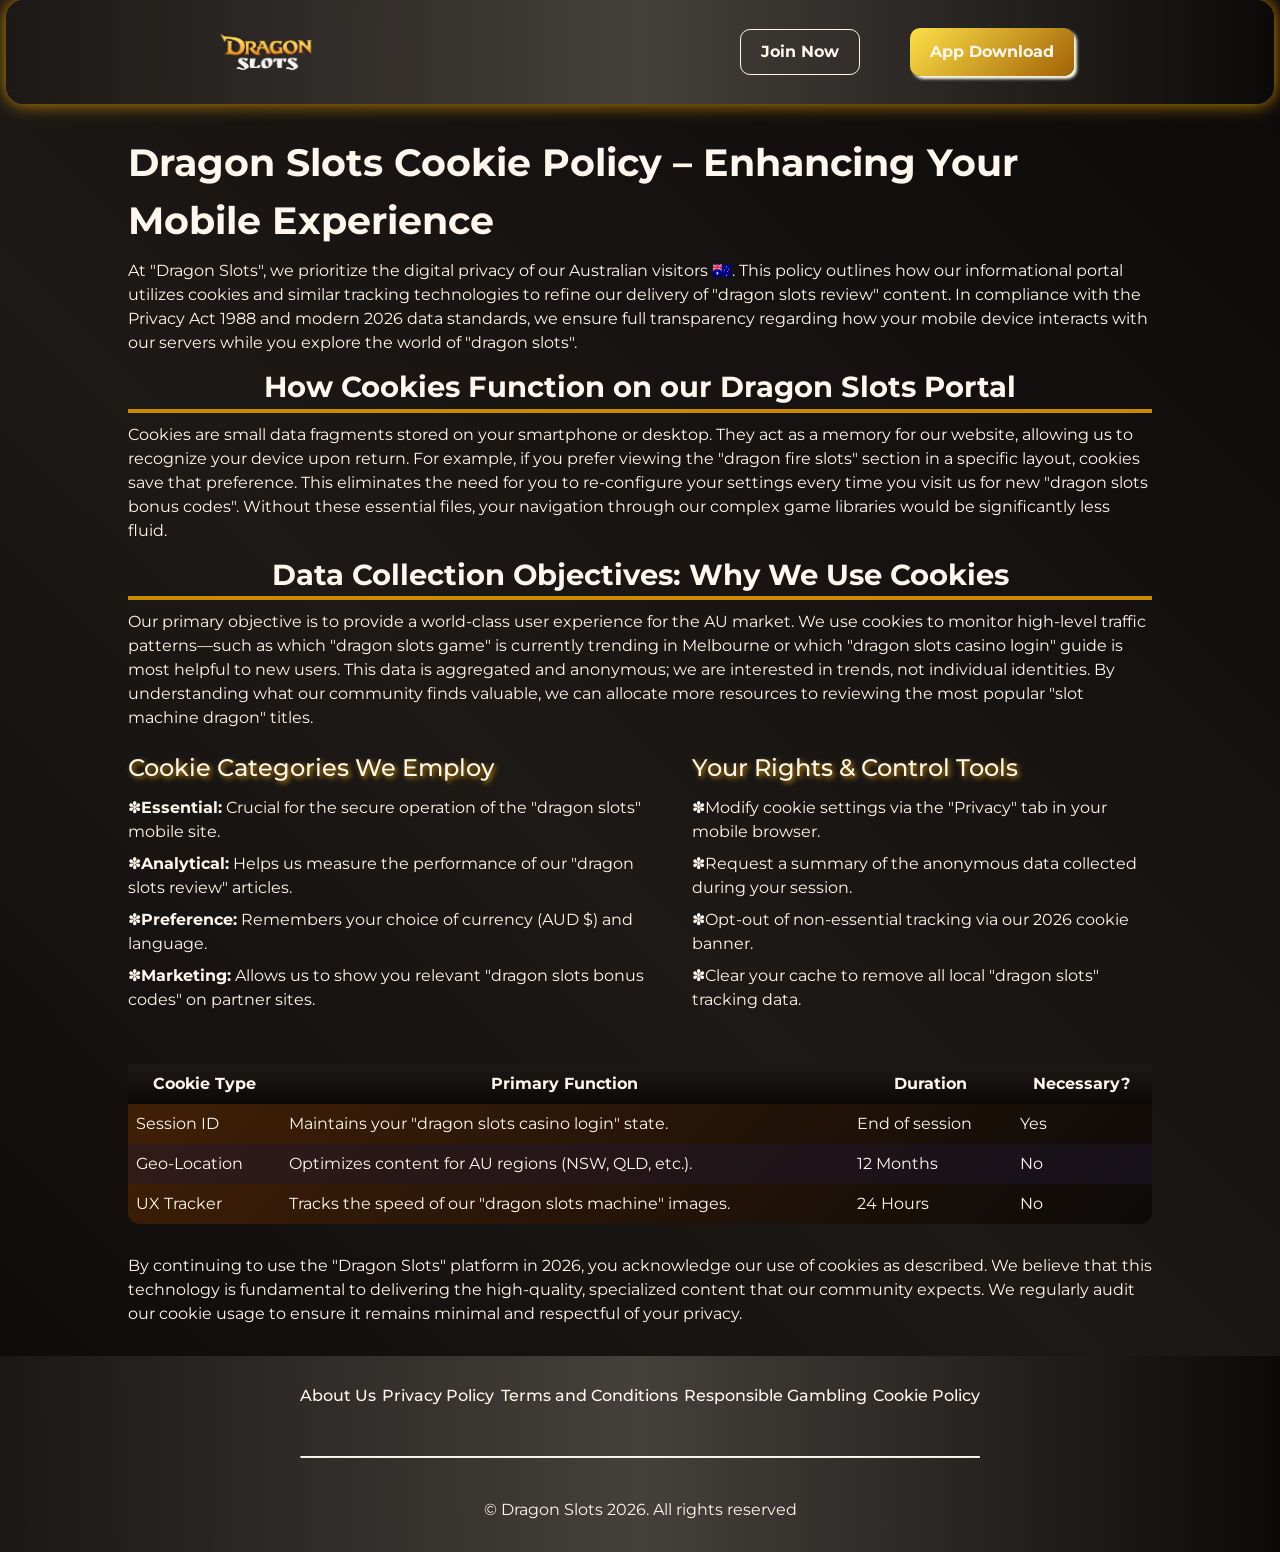
<file: cookie-policy/index.html>
<!DOCTYPE html>
<html lang="en">

<head>
    <meta charset="UTF-8">
    <meta name="viewport" content="width=device-width, initial-scale=1.0">
    <link rel="stylesheet" href="/style.css">
    <link rel="shortcut icon" href="/favicon.ico" type="image/x-icon">
    <title>Dragon Slots Cookie Policy – Protecting Your Privacy in Australia</title>
    <meta name="description"
        content="Dragon Slots uses cookies to optimize your mobile experience. Learn how we use data to provide better dragon slots reviews and AU-specific content.">
    <link rel="canonical" href="https://freelifeexperience.org/cookie-policy/">
</head>

<body>
    <header>
        <div class="logo">
            <a href="/"><img src="/img/logo.webp" alt="Dragon Slots logo" width="140" height="70"></a>
        </div>
        <div class="header-btn">
            <a href="/play/" rel="nofollow" content="noindex" class="h-violet-btn">Join Now</a>
            <a href="/play/" rel="nofollow" content="noindex" class="h-accent-btn">App Download</a>
        </div>
    </header>
    <main>
        <div class="wrapper">
            <div class="container">
                <h1>Dragon Slots Cookie Policy – Enhancing Your Mobile Experience</h1>
                <p class="txt">
                    At "Dragon Slots", we prioritize the digital privacy of our Australian visitors 🇦🇺. This policy
                    outlines how our informational portal utilizes cookies and similar tracking technologies to refine
                    our delivery of "dragon slots review" content. In compliance with the Privacy Act 1988 and modern
                    2026 data standards, we ensure full transparency regarding how your mobile device interacts with our
                    servers while you explore the world of "dragon slots".
                </p>
                <h2>How Cookies Function on our Dragon Slots Portal</h2>
                <p class="txt">
                    Cookies are small data fragments stored on your smartphone or desktop. They act as a memory for our
                    website, allowing us to recognize your device upon return. For example, if you prefer viewing the
                    "dragon fire slots" section in a specific layout, cookies save that preference. This eliminates
                    the need for you to re-configure your settings every time you visit us for new "dragon slots bonus
                    codes". Without these essential files, your navigation through our complex game libraries would be
                    significantly less fluid.
                </p>
                <h2>Data Collection Objectives: Why We Use Cookies</h2>
                <p class="txt">
                    Our primary objective is to provide a world-class user experience for the AU market. We use cookies
                    to monitor high-level traffic patterns—such as which "dragon slots game" is currently trending in
                    Melbourne or which "dragon slots casino login" guide is most helpful to new users. This data is
                    aggregated and anonymous; we are interested in trends, not individual identities. By understanding
                    what our community finds valuable, we can allocate more resources to reviewing the most popular
                    "slot machine dragon" titles.
                </p>
                <div class="promoties-bonus">
                    <div>
                        <h3>Cookie Categories We Employ</h3>
                        <ul>
                            <li><strong>Essential:</strong> Crucial for the secure operation of the "dragon slots"
                                mobile site.</li>
                            <li><strong>Analytical:</strong> Helps us measure the performance of our "dragon slots
                                review" articles.</li>
                            <li><strong>Preference:</strong> Remembers your choice of currency (AUD $) and language.
                            </li>
                            <li><strong>Marketing:</strong> Allows us to show you relevant "dragon slots bonus codes"
                                on partner sites.</li>
                        </ul>
                    </div>
                    <div>
                        <h3>Your Rights & Control Tools</h3>
                        <ul>
                            <li>Modify cookie settings via the "Privacy" tab in your mobile browser.</li>
                            <li>Request a summary of the anonymous data collected during your session.</li>
                            <li>Opt-out of non-essential tracking via our 2026 cookie banner.</li>
                            <li>Clear your cache to remove all local "dragon slots" tracking data.</li>
                        </ul>
                    </div>
                </div>
                <div class="table-wrapper">
                    <table>
                        <thead>
                            <tr>
                                <th>Cookie Type</th>
                                <th>Primary Function</th>
                                <th>Duration</th>
                                <th>Necessary?</th>
                            </tr>
                        </thead>
                        <tbody>
                            <tr>
                                <td>Session ID</td>
                                <td>Maintains your "dragon slots casino login" state.</td>
                                <td>End of session</td>
                                <td>Yes</td>
                            </tr>
                            <tr>
                                <td>Geo-Location</td>
                                <td>Optimizes content for AU regions (NSW, QLD, etc.).</td>
                                <td>12 Months</td>
                                <td>No</td>
                            </tr>
                            <tr>
                                <td>UX Tracker</td>
                                <td>Tracks the speed of our "dragon slots machine" images.</td>
                                <td>24 Hours</td>
                                <td>No</td>
                            </tr>
                        </tbody>
                    </table>
                </div>
                <p class="txt">
                    By continuing to use the "Dragon Slots" platform in 2026, you acknowledge our use of cookies as
                    described. We believe that this technology is fundamental to delivering the high-quality,
                    specialized content that our community expects. We regularly audit our cookie usage to ensure it
                    remains minimal and respectful of your privacy.
                </p>
            </div>
        </div>
    </main>
    <footer>
        <ul>
            <li><a href="/about-us/">About Us</a></li>
            <li><a href="/privacy-policy/">Privacy Policy</a></li>
            <li><a href="/terms-and-conditions/">Terms and Conditions</a></li>
            <li><a href="/responsible-gambling/">Responsible Gambling</a></li>
            <li><a href="/cookie-policy/">Cookie Policy</a></li>
        </ul>
        <hr>
        <p class="txt">© Dragon Slots 2026. All rights reserved</p>
    </footer>
</body>

</html>
</file>
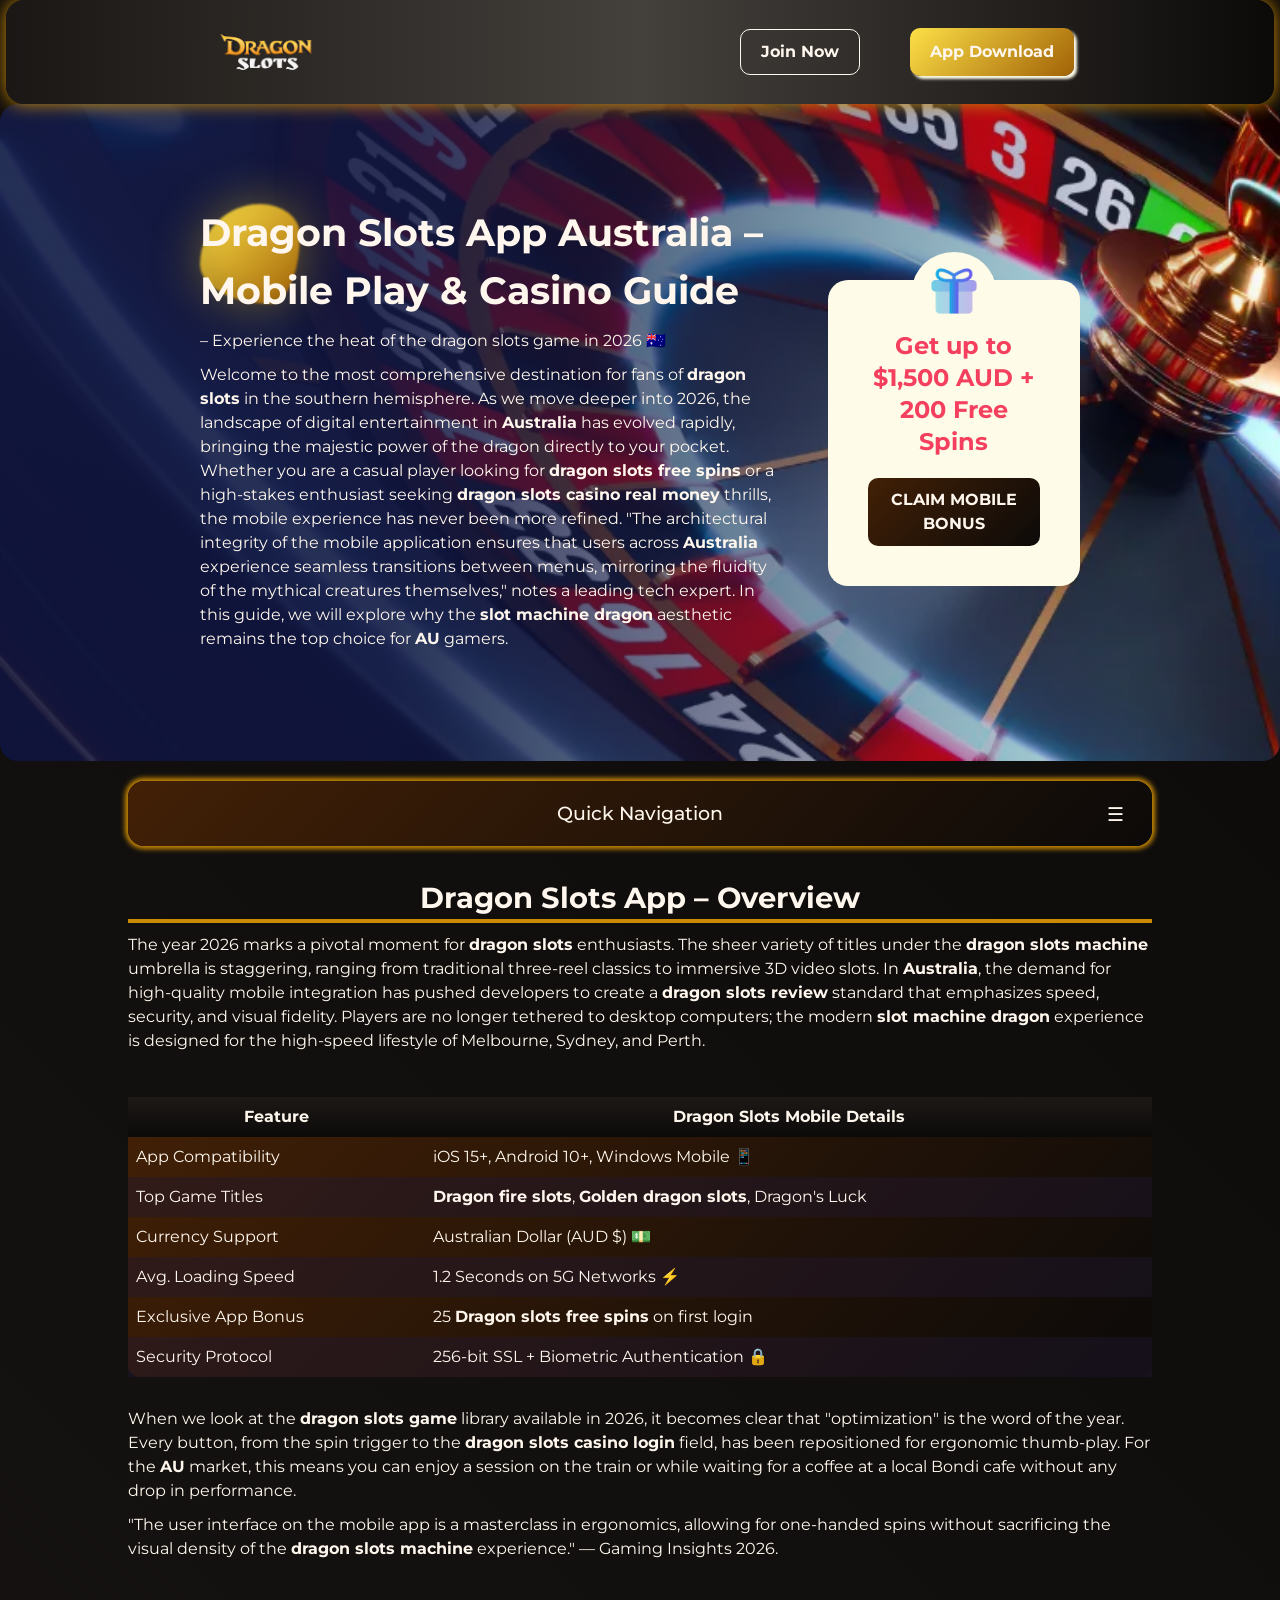
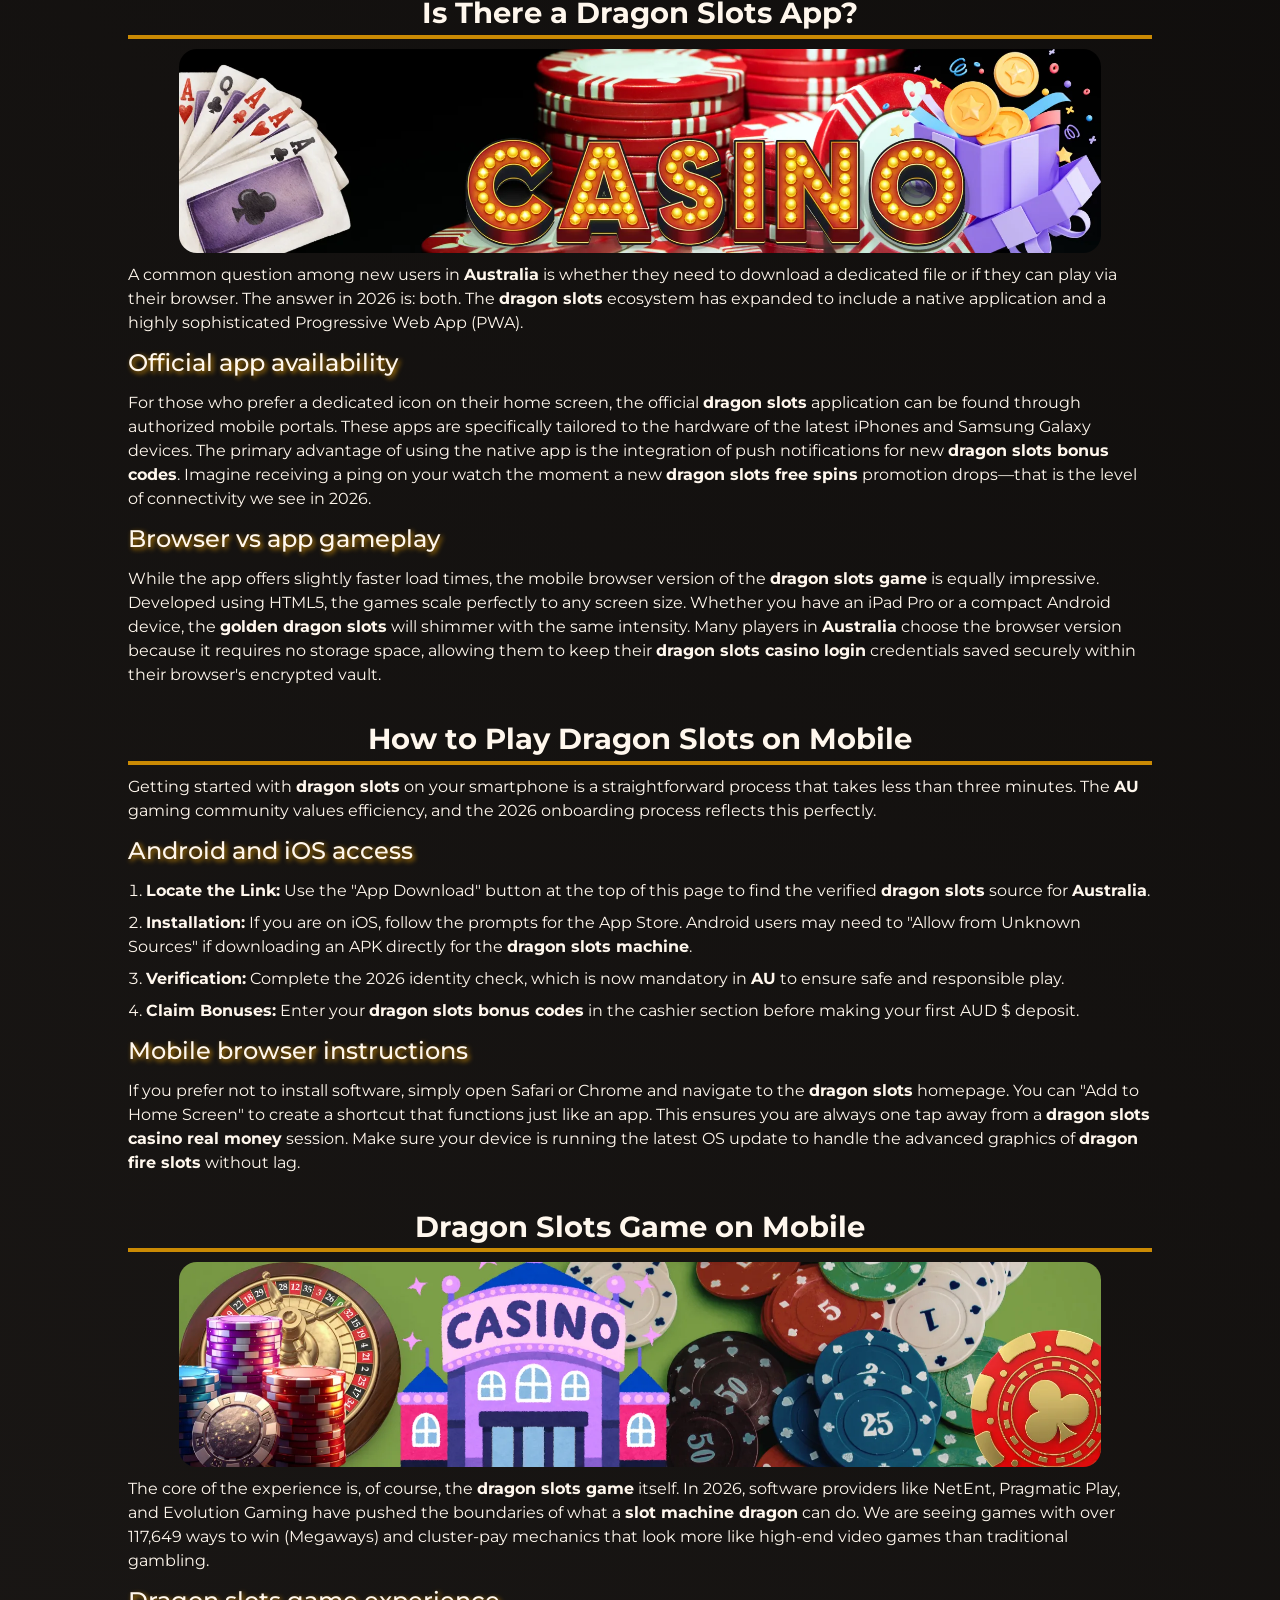
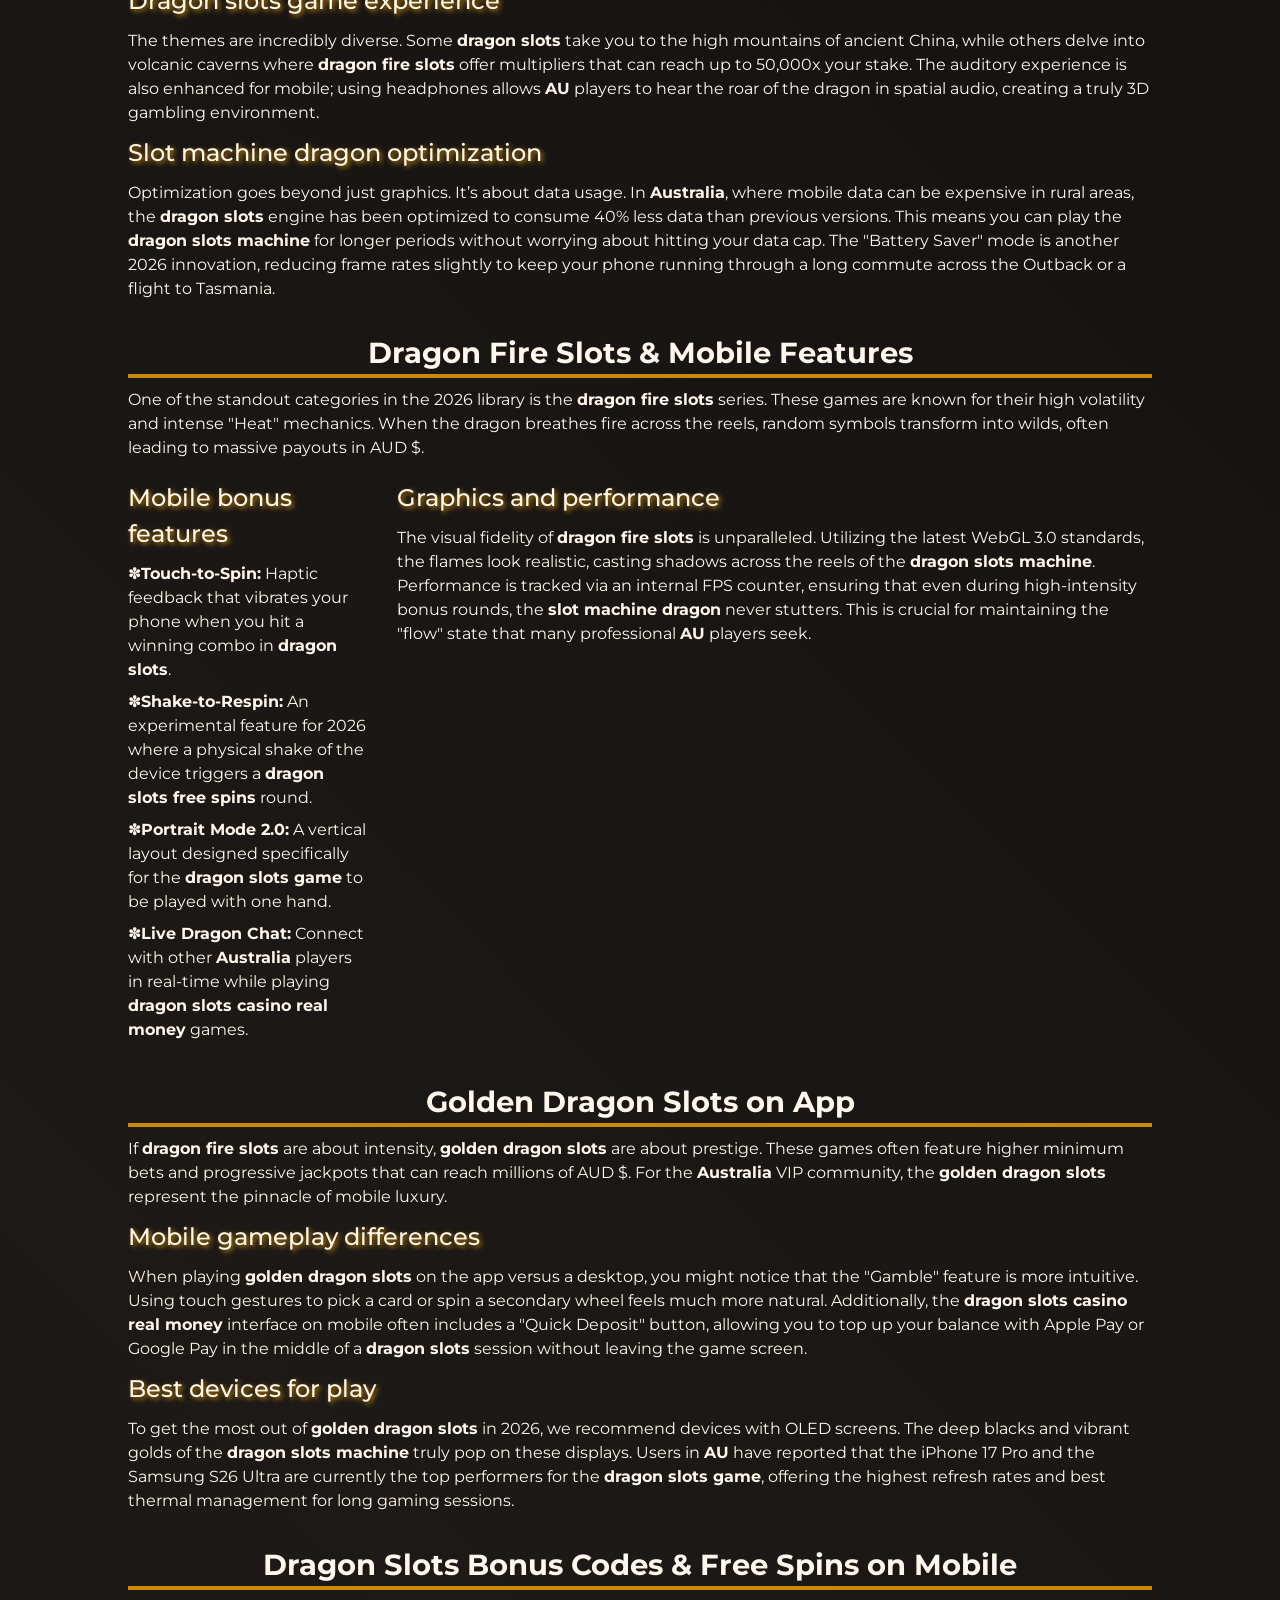
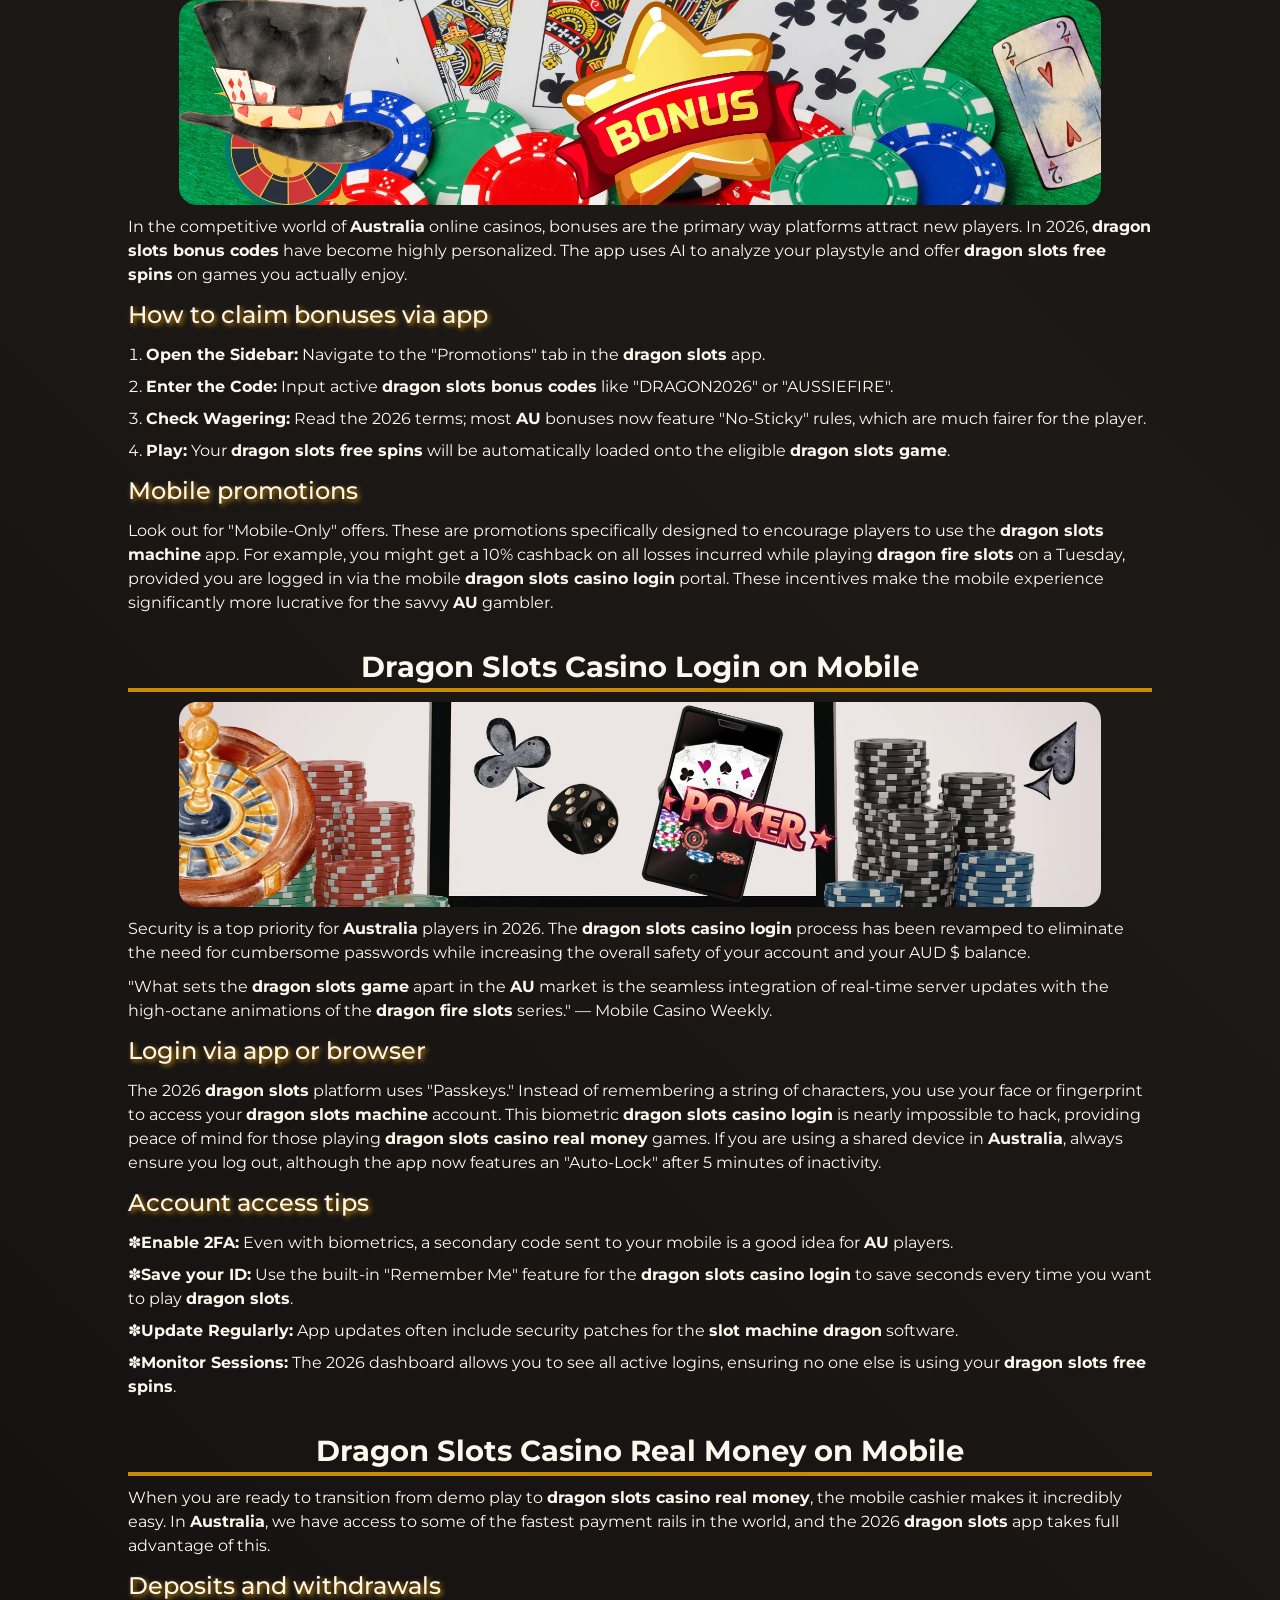
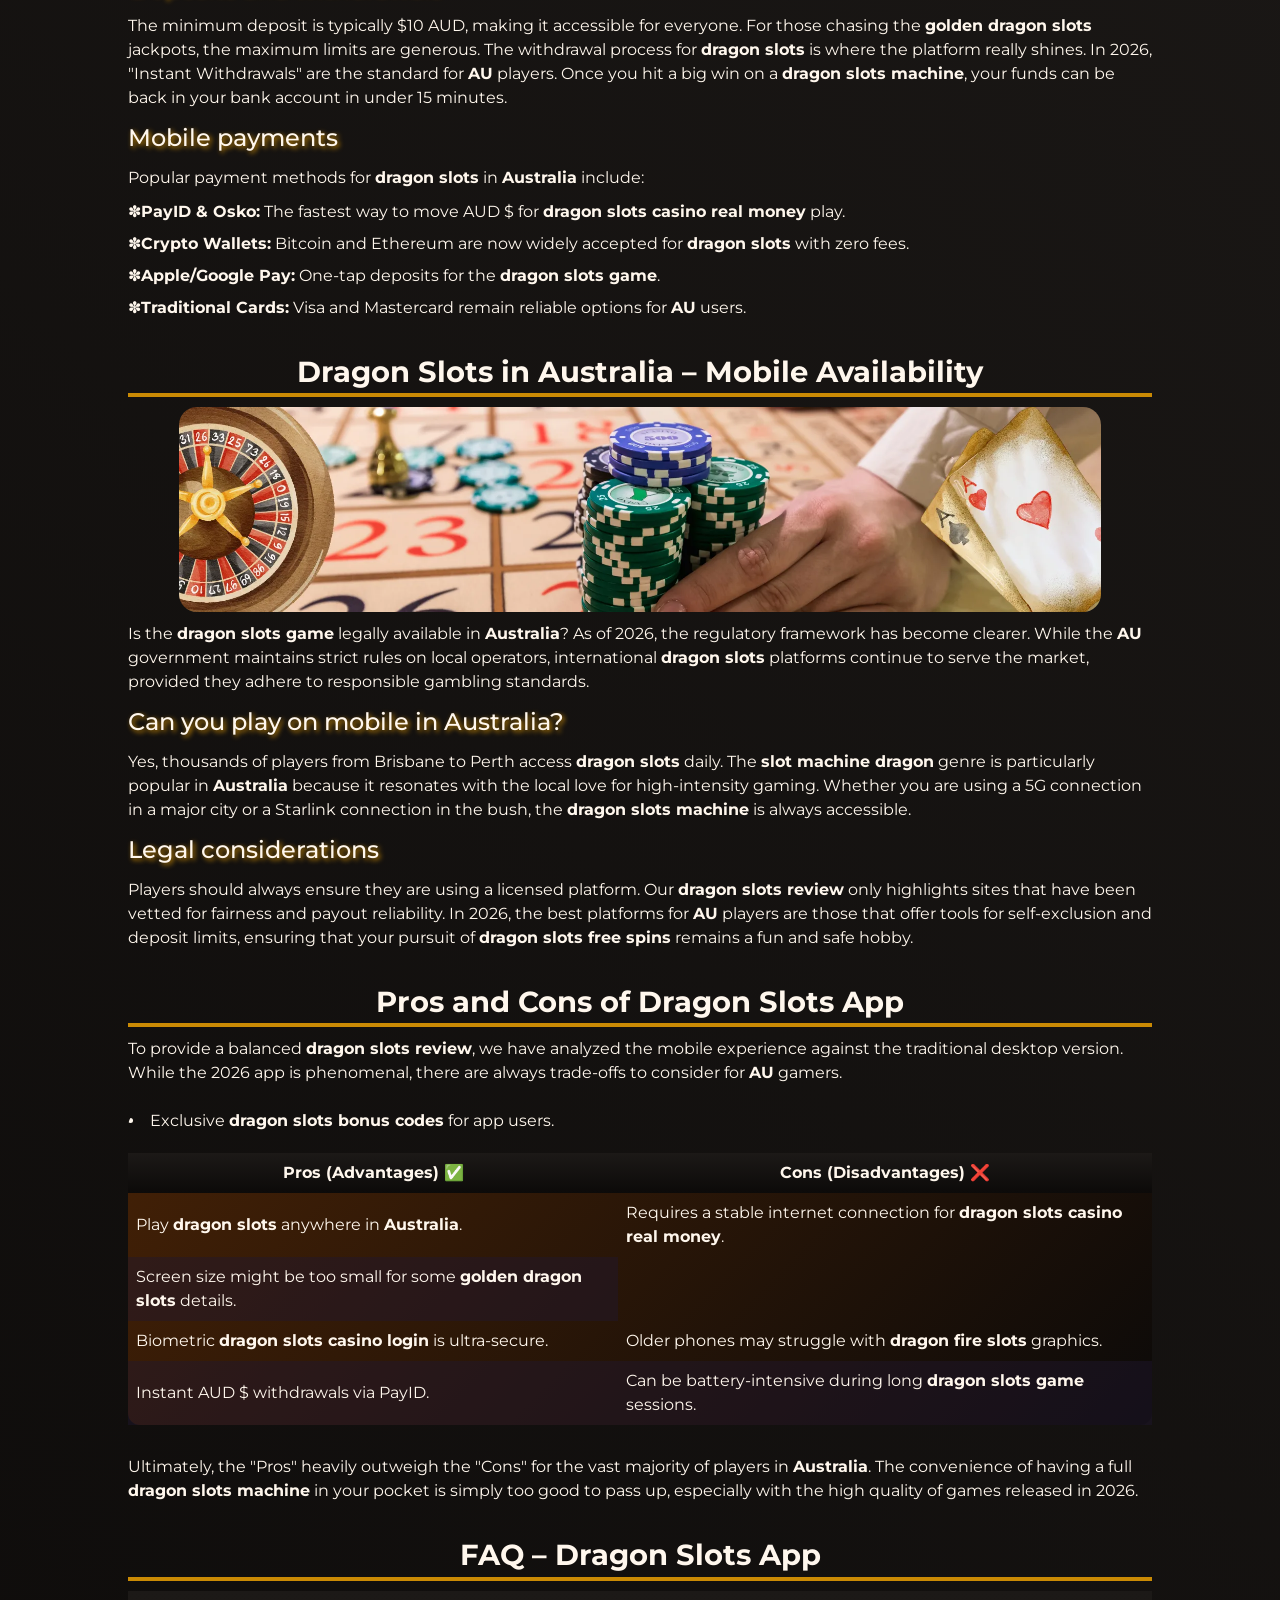
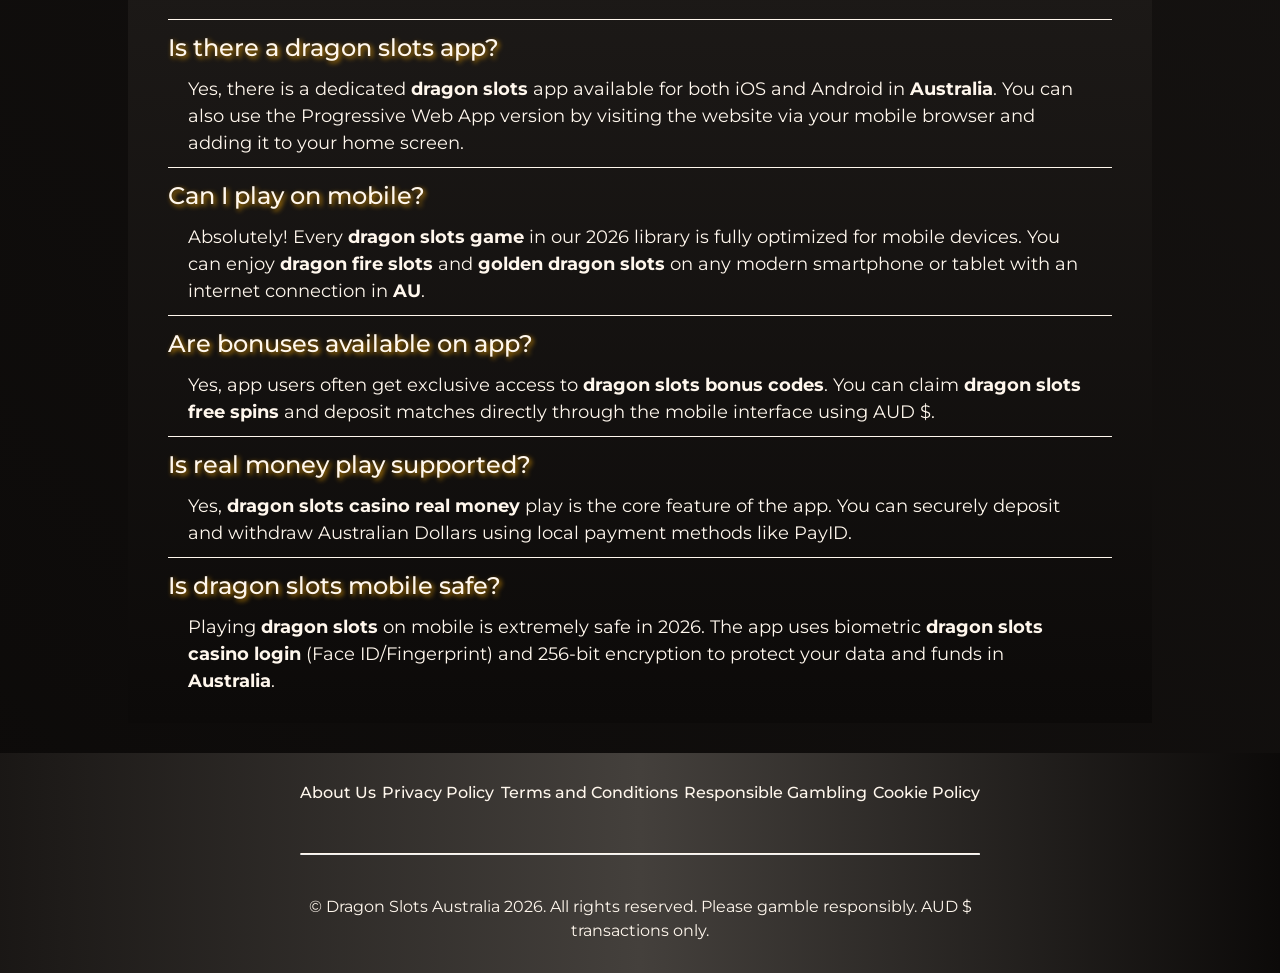
<file: en-au/index.html>
<!DOCTYPE html>
<html lang="en-AU">

<head>
    <meta charset="UTF-8">
    <meta name="viewport" content="width=device-width, initial-scale=1.0">
    <link rel="stylesheet" href="/style.css">
    <link rel="shortcut icon" href="/favicon.ico" type="image/x-icon">
    <title>Dragon Slots App Australia 📱 Mobile Play, Free Spins & Real Money</title>
    <meta name="description"
        content="Play Dragon Slots on mobile in Australia 🇦🇺 Discover app features, free spins, bonus codes and real money gameplay on smartphones.">
    <meta name="googlebot" content="index, follow, noarchive, max-snippet:-1">

    <link rel="alternate" hreflang="en-AU" href="https://freelifeexperience.org/en-au/">
    <link rel="alternate" hreflang="x-default" href="https://freelifeexperience.org/">
    <link rel="canonical" href="https://freelifeexperience.org/en-au/">

    <meta property="og:type" content="website" />
    <meta property="og:title" content="Dragon Slots App Australia 📱 Mobile Play, Free Spins & Real Money" />
    <meta property="og:description"
        content="Play Dragon Slots on mobile in Australia 🇦🇺 Discover app features, free spins, bonus codes and real money gameplay on smartphones." />
    <meta property="og:url" content="https://freelifeexperience.org/" />
    <meta property="og:site_name" content="Dragon Slots" />
    <meta property="og:image" content="https://freelifeexperience.org/img/1.webp" />
    <meta property="og:locale" content="en_AU" />

    <meta name="twitter:card" content="summary_large_image" />
    <meta name="twitter:title" content="Dragon Slots App Australia 📱 Mobile Play, Free Spins & Real Money" />
    <meta name="twitter:description"
        content="Play Dragon Slots on mobile in Australia 🇦🇺 Discover app features, free spins, bonus codes and real money gameplay on smartphones." />
    <meta name="twitter:image" content="https://freelifeexperience.org/img/1.webp" />

    <script type="application/ld+json">
    {
        "@context": "https://schema.org",
        "@type": "Article",
        "headline": "Dragon Slots App Australia 📱 Mobile Play, Free Spins & Real Money",
        "description": "Play Dragon Slots on mobile in Australia 🇦🇺 Discover app features, free spins, bonus codes and real money gameplay on smartphones.",
        "mainEntityOfPage": {
            "@type": "WebPage",
            "@id": "https://freelifeexperience.org/"
        },
        "author": {
            "@type": "Person",
            "name": "Liam Thompson",
            "url": "https://freelifeexperience.org/"
        },
        "publisher": {
            "@type": "Organization",
            "name": "Dragon Slots Australia",
            "logo": {
                "@type": "ImageObject",
                "url": "https://freelifeexperience.org/img/logo.webp"
            }
        },
        "datePublished": "2026-01-15",
        "dateModified": "2026-02-10"
    }
    </script>
</head>

<body>

    <header>
        <div class="logo">
            <a href="/"><img src="/img/logo.webp" alt="Dragon Slots logo" width="140" height="70"></a>
        </div>

        <div class="header-btn">
            <a href="/play/" rel="nofollow" content="noindex" class="h-violet-btn">Join Now</a>
            <a href="/play/" rel="nofollow" content="noindex" class="h-accent-btn">App Download</a>
        </div>
    </header>

    <main>
        <div class="promo">
            <div class="promo-l">
                <div class="blob"></div>
                <h1>Dragon Slots App Australia – Mobile Play & Casino Guide</h1>
                <p class="txt">
                    – Experience the heat of the dragon slots game in 2026 🇦🇺
                </p>
                <p class="txt">
                    Welcome to the most comprehensive destination for fans of <strong>dragon slots</strong> in the
                    southern hemisphere. As we move deeper into 2026, the landscape of digital entertainment in
                    <strong>Australia</strong> has evolved rapidly, bringing the majestic power of the dragon directly
                    to your pocket. Whether you are a casual player looking for <strong>dragon slots free spins</strong>
                    or a high-stakes enthusiast seeking <strong>dragon slots casino real money</strong> thrills, the
                    mobile experience has never been more refined. "The architectural integrity of the mobile
                    application ensures that users across <strong>Australia</strong> experience seamless transitions
                    between menus, mirroring the fluidity of the mythical creatures themselves," notes a leading tech
                    expert. In this guide, we will explore why the <strong>slot machine dragon</strong> aesthetic
                    remains the top choice for <strong>AU</strong> gamers.
                </p>
            </div>

            <div class="promo-gift">
                <div class="gift-box">
                    <img class="gift-zoom" src="/img/gift.webp" alt="bonus gift" width="50" height="50">
                </div>

                <p class="txt-accent">
                    Get up to $1,500 AUD + 200 Free Spins
                </p>

                <a href="/play/" rel="nofollow" content="noindex" class="btn-accent">Claim Mobile Bonus</a>
            </div>
        </div>

        <div class="wrapper">
            <div class="navigation">
                <input type="checkbox" id="toggle-nav" hidden>
                <label for="toggle-nav" class="txt-nav">Quick Navigation</label>

                <ul class="nav-list">
                    <li class="nav-item"><a href="#review">Dragon Slots App – Overview</a></li>
                    <li class="nav-item"><a href="#inscription">Is There a Dragon Slots App?</a></li>
                    <li class="nav-item"><a href="#bonus">How to Play Dragon Slots on Mobile</a></li>
                    <li class="nav-item"><a href="#jeux">Dragon Slots Game on Mobile</a></li>
                    <li class="nav-item"><a href="#prestataires">Dragon Fire Slots & Mobile Features</a></li>
                    <li class="nav-item"><a href="#conseils">Golden Dragon Slots on App</a></li>
                    <li class="nav-item"><a href="#mobile">Dragon Slots Bonus Codes & Free Spins</a></li>
                    <li class="nav-item"><a href="#demo">Dragon Slots Casino Login on Mobile</a></li>
                    <li class="nav-item"><a href="#deposit">Dragon Slots Casino Real Money</a></li>
                    <li class="nav-item"><a href="#withdrawal">Dragon Slots in Australia</a></li>
                    <li class="nav-item"><a href="#limites">Pros and Cons of Dragon Slots App</a></li>
                    <li class="nav-item"><a href="#faq">FAQ – Dragon Slots App</a></li>
                </ul>
            </div>

            <div class="container" id="review">
                <h2>Dragon Slots App – Overview</h2>
                <p class="txt">
                    The year 2026 marks a pivotal moment for <strong>dragon slots</strong> enthusiasts. The sheer
                    variety of titles under the <strong>dragon slots machine</strong> umbrella is staggering, ranging
                    from traditional three-reel classics to immersive 3D video slots. In <strong>Australia</strong>, the
                    demand for high-quality mobile integration has pushed developers to create a <strong>dragon slots
                        review</strong> standard that emphasizes speed, security, and visual fidelity. Players are no
                    longer tethered to desktop computers; the modern <strong>slot machine dragon</strong> experience is
                    designed for the high-speed lifestyle of Melbourne, Sydney, and Perth.
                </p>

                <div class="table-wrapper">
                    <table>
                        <thead>
                            <tr>
                                <th>Feature</th>
                                <th>Dragon Slots Mobile Details</th>
                            </tr>
                        </thead>
                        <tbody>
                            <tr>
                                <td>App Compatibility</td>
                                <td>iOS 15+, Android 10+, Windows Mobile 📱</td>
                            </tr>
                            <tr>
                                <td>Top Game Titles</td>
                                <td><strong>Dragon fire slots</strong>, <strong>Golden dragon slots</strong>, Dragon's
                                    Luck</td>
                            </tr>
                            <tr>
                                <td>Currency Support</td>
                                <td>Australian Dollar (AUD $) 💵</td>
                            </tr>
                            <tr>
                                <td>Avg. Loading Speed</td>
                                <td>1.2 Seconds on 5G Networks ⚡</td>
                            </tr>
                            <tr>
                                <td>Exclusive App Bonus</td>
                                <td>25 <strong>Dragon slots free spins</strong> on first login</td>
                            </tr>
                            <tr>
                                <td>Security Protocol</td>
                                <td>256-bit SSL + Biometric Authentication 🔒</td>
                            </tr>
                        </tbody>
                    </table>
                </div>

                <p class="txt">
                    When we look at the <strong>dragon slots game</strong> library available in 2026, it becomes clear
                    that "optimization" is the word of the year. Every button, from the spin trigger to the
                    <strong>dragon slots casino login</strong> field, has been repositioned for ergonomic thumb-play.
                    For the <strong>AU</strong> market, this means you can enjoy a session on the train or while waiting
                    for a coffee at a local Bondi cafe without any drop in performance.
                </p>

                <blockquote>
                    "The user interface on the mobile app is a masterclass in ergonomics, allowing for one-handed spins
                    without sacrificing the visual density of the <strong>dragon slots machine</strong> experience." —
                    Gaming Insights 2026.
                </blockquote>
            </div>

            <div class="container" id="inscription">
                <h2>Is There a Dragon Slots App?</h2>
                <img src="/img/3.webp" alt="Dragon Slots Mobile Access" width="1000" height="800">
                <p class="txt">
                    A common question among new users in <strong>Australia</strong> is whether they need to download a
                    dedicated file or if they can play via their browser. The answer in 2026 is: both. The
                    <strong>dragon slots</strong> ecosystem has expanded to include a native application and a highly
                    sophisticated Progressive Web App (PWA).
                </p>

                <h3>Official app availability</h3>
                <p class="txt">
                    For those who prefer a dedicated icon on their home screen, the official <strong>dragon
                        slots</strong> application can be found through authorized mobile portals. These apps are
                    specifically tailored to the hardware of the latest iPhones and Samsung Galaxy devices. The primary
                    advantage of using the native app is the integration of push notifications for new <strong>dragon
                        slots bonus codes</strong>. Imagine receiving a ping on your watch the moment a new
                    <strong>dragon slots free spins</strong> promotion drops—that is the level of connectivity we see in
                    2026.
                </p>

                <h3>Browser vs app gameplay</h3>
                <p class="txt">
                    While the app offers slightly faster load times, the mobile browser version of the <strong>dragon
                        slots game</strong> is equally impressive. Developed using HTML5, the games scale perfectly to
                    any screen size. Whether you have an iPad Pro or a compact Android device, the <strong>golden dragon
                        slots</strong> will shimmer with the same intensity. Many players in <strong>Australia</strong>
                    choose the browser version because it requires no storage space, allowing them to keep their
                    <strong>dragon slots casino login</strong> credentials saved securely within their browser's
                    encrypted vault.
                </p>
            </div>

            <div class="container" id="bonus">
                <h2>How to Play Dragon Slots on Mobile</h2>
                <p class="txt">
                    Getting started with <strong>dragon slots</strong> on your smartphone is a straightforward process
                    that takes less than three minutes. The <strong>AU</strong> gaming community values efficiency, and
                    the 2026 onboarding process reflects this perfectly.
                </p>

                <h3>Android and iOS access</h3>
                <ol>
                    <li><strong>Locate the Link:</strong> Use the "App Download" button at the top of this page to find
                        the verified <strong>dragon slots</strong> source for <strong>Australia</strong>.</li>
                    <li><strong>Installation:</strong> If you are on iOS, follow the prompts for the App Store. Android
                        users may need to "Allow from Unknown Sources" if downloading an APK directly for the
                        <strong>dragon slots machine</strong>.
                    </li>
                    <li><strong>Verification:</strong> Complete the 2026 identity check, which is now mandatory in
                        <strong>AU</strong> to ensure safe and responsible play.
                    </li>
                    <li><strong>Claim Bonuses:</strong> Enter your <strong>dragon slots bonus codes</strong> in the
                        cashier section before making your first AUD $ deposit.</li>
                </ol>

                <h3>Mobile browser instructions</h3>
                <p class="txt">
                    If you prefer not to install software, simply open Safari or Chrome and navigate to the
                    <strong>dragon slots</strong> homepage. You can "Add to Home Screen" to create a shortcut that
                    functions just like an app. This ensures you are always one tap away from a <strong>dragon slots
                        casino real money</strong> session. Make sure your device is running the latest OS update to
                    handle the advanced graphics of <strong>dragon fire slots</strong> without lag.
                </p>
            </div>

            <div class="container" id="jeux">
                <h2>Dragon Slots Game on Mobile</h2>
                <img src="/img/1.webp" alt="Dragon Slots Game Interface" width="1000" height="800">
                <p class="txt">
                    The core of the experience is, of course, the <strong>dragon slots game</strong> itself. In 2026,
                    software providers like NetEnt, Pragmatic Play, and Evolution Gaming have pushed the boundaries of
                    what a <strong>slot machine dragon</strong> can do. We are seeing games with over 117,649 ways to
                    win (Megaways) and cluster-pay mechanics that look more like high-end video games than traditional
                    gambling.
                </p>

                <h3>Dragon slots game experience</h3>
                <p class="txt">
                    The themes are incredibly diverse. Some <strong>dragon slots</strong> take you to the high mountains
                    of ancient China, while others delve into volcanic caverns where <strong>dragon fire slots</strong>
                    offer multipliers that can reach up to 50,000x your stake. The auditory experience is also enhanced
                    for mobile; using headphones allows <strong>AU</strong> players to hear the roar of the dragon in
                    spatial audio, creating a truly 3D gambling environment.
                </p>

                <h3>Slot machine dragon optimization</h3>
                <p class="txt">
                    Optimization goes beyond just graphics. It’s about data usage. In <strong>Australia</strong>, where
                    mobile data can be expensive in rural areas, the <strong>dragon slots</strong> engine has been
                    optimized to consume 40% less data than previous versions. This means you can play the
                    <strong>dragon slots machine</strong> for longer periods without worrying about hitting your data
                    cap. The "Battery Saver" mode is another 2026 innovation, reducing frame rates slightly to keep your
                    phone running through a long commute across the Outback or a flight to Tasmania.
                </p>
            </div>

            <div class="container" id="prestataires">
                <h2>Dragon Fire Slots & Mobile Features</h2>
                <p class="txt">
                    One of the standout categories in the 2026 library is the <strong>dragon fire slots</strong> series.
                    These games are known for their high volatility and intense "Heat" mechanics. When the dragon
                    breathes fire across the reels, random symbols transform into wilds, often leading to massive
                    payouts in AUD $.
                </p>

                <div class="promoties-bonus">
                    <div>
                        <h3>Mobile bonus features</h3>
                        <ul>
                            <li><strong>Touch-to-Spin:</strong> Haptic feedback that vibrates your phone when you hit a
                                winning combo in <strong>dragon slots</strong>.</li>
                            <li><strong>Shake-to-Respin:</strong> An experimental feature for 2026 where a physical
                                shake of the device triggers a <strong>dragon slots free spins</strong> round.</li>
                            <li><strong>Portrait Mode 2.0:</strong> A vertical layout designed specifically for the
                                <strong>dragon slots game</strong> to be played with one hand.
                            </li>
                            <li><strong>Live Dragon Chat:</strong> Connect with other <strong>Australia</strong> players
                                in real-time while playing <strong>dragon slots casino real money</strong> games.</li>
                        </ul>
                    </div>

                    <div>
                        <h3>Graphics and performance</h3>
                        <p class="txt">
                            The visual fidelity of <strong>dragon fire slots</strong> is unparalleled. Utilizing the
                            latest WebGL 3.0 standards, the flames look realistic, casting shadows across the reels of
                            the <strong>dragon slots machine</strong>. Performance is tracked via an internal FPS
                            counter, ensuring that even during high-intensity bonus rounds, the <strong>slot machine
                                dragon</strong> never stutters. This is crucial for maintaining the "flow" state that
                            many professional <strong>AU</strong> players seek.
                        </p>
                    </div>
                </div>
            </div>

            <div class="container" id="conseils">
                <h2>Golden Dragon Slots on App</h2>
                <p class="txt">
                    If <strong>dragon fire slots</strong> are about intensity, <strong>golden dragon slots</strong> are
                    about prestige. These games often feature higher minimum bets and progressive jackpots that can
                    reach millions of AUD $. For the <strong>Australia</strong> VIP community, the <strong>golden dragon
                        slots</strong> represent the pinnacle of mobile luxury.
                </p>

                <h3>Mobile gameplay differences</h3>
                <p class="txt">
                    When playing <strong>golden dragon slots</strong> on the app versus a desktop, you might notice that
                    the "Gamble" feature is more intuitive. Using touch gestures to pick a card or spin a secondary
                    wheel feels much more natural. Additionally, the <strong>dragon slots casino real money</strong>
                    interface on mobile often includes a "Quick Deposit" button, allowing you to top up your balance
                    with Apple Pay or Google Pay in the middle of a <strong>dragon slots</strong> session without
                    leaving the game screen.
                </p>

                <h3>Best devices for play</h3>
                <p class="txt">
                    To get the most out of <strong>golden dragon slots</strong> in 2026, we recommend devices with OLED
                    screens. The deep blacks and vibrant golds of the <strong>dragon slots machine</strong> truly pop on
                    these displays. Users in <strong>AU</strong> have reported that the iPhone 17 Pro and the Samsung
                    S26 Ultra are currently the top performers for the <strong>dragon slots game</strong>, offering the
                    highest refresh rates and best thermal management for long gaming sessions.
                </p>
            </div>

            <div class="container" id="mobile">
                <h2>Dragon Slots Bonus Codes & Free Spins on Mobile</h2>
                <img src="/img/2.webp" alt="Mobile Casino Bonuses" width="1000" height="800">
                <p class="txt">
                    In the competitive world of <strong>Australia</strong> online casinos, bonuses are the primary way
                    platforms attract new players. In 2026, <strong>dragon slots bonus codes</strong> have become highly
                    personalized. The app uses AI to analyze your playstyle and offer <strong>dragon slots free
                        spins</strong> on games you actually enjoy.
                </p>

                <h3>How to claim bonuses via app</h3>
                <ol>
                    <li><strong>Open the Sidebar:</strong> Navigate to the "Promotions" tab in the <strong>dragon
                            slots</strong> app.</li>
                    <li><strong>Enter the Code:</strong> Input active <strong>dragon slots bonus codes</strong> like
                        "DRAGON2026" or "AUSSIEFIRE".</li>
                    <li><strong>Check Wagering:</strong> Read the 2026 terms; most <strong>AU</strong> bonuses now
                        feature "No-Sticky" rules, which are much fairer for the player.</li>
                    <li><strong>Play:</strong> Your <strong>dragon slots free spins</strong> will be automatically
                        loaded onto the eligible <strong>dragon slots game</strong>.</li>
                </ol>

                <h3>Mobile promotions</h3>
                <p class="txt">
                    Look out for "Mobile-Only" offers. These are promotions specifically designed to encourage players
                    to use the <strong>dragon slots machine</strong> app. For example, you might get a 10% cashback on
                    all losses incurred while playing <strong>dragon fire slots</strong> on a Tuesday, provided you are
                    logged in via the mobile <strong>dragon slots casino login</strong> portal. These incentives make
                    the mobile experience significantly more lucrative for the savvy <strong>AU</strong> gambler.
                </p>
            </div>

            <div class="container" id="demo">
                <h2>Dragon Slots Casino Login on Mobile</h2>
                <img src="/img/5.webp" alt="Australia Gaming Scene" width="1000" height="800">
                <p class="txt">
                    Security is a top priority for <strong>Australia</strong> players in 2026. The <strong>dragon slots
                        casino login</strong> process has been revamped to eliminate the need for cumbersome passwords
                    while increasing the overall safety of your account and your AUD $ balance.
                </p>

                <blockquote>
                    "What sets the <strong>dragon slots game</strong> apart in the <strong>AU</strong> market is the
                    seamless integration of real-time server updates with the high-octane animations of the
                    <strong>dragon fire slots</strong> series." — Mobile Casino Weekly.
                </blockquote>

                <h3>Login via app or browser</h3>
                <p class="txt">
                    The 2026 <strong>dragon slots</strong> platform uses "Passkeys." Instead of remembering a string of
                    characters, you use your face or fingerprint to access your <strong>dragon slots machine</strong>
                    account. This biometric <strong>dragon slots casino login</strong> is nearly impossible to hack,
                    providing peace of mind for those playing <strong>dragon slots casino real money</strong> games. If
                    you are using a shared device in <strong>Australia</strong>, always ensure you log out, although the
                    app now features an "Auto-Lock" after 5 minutes of inactivity.
                </p>

                <h3>Account access tips</h3>
                <ul>
                    <li><strong>Enable 2FA:</strong> Even with biometrics, a secondary code sent to your mobile is a
                        good idea for <strong>AU</strong> players.</li>
                    <li><strong>Save your ID:</strong> Use the built-in "Remember Me" feature for the <strong>dragon
                            slots casino login</strong> to save seconds every time you want to play <strong>dragon
                            slots</strong>.</li>
                    <li><strong>Update Regularly:</strong> App updates often include security patches for the
                        <strong>slot machine dragon</strong> software.
                    </li>
                    <li><strong>Monitor Sessions:</strong> The 2026 dashboard allows you to see all active logins,
                        ensuring no one else is using your <strong>dragon slots free spins</strong>.</li>
                </ul>
            </div>

            <div class="container" id="deposit">
                <h2>Dragon Slots Casino Real Money on Mobile</h2>
                <p class="txt">
                    When you are ready to transition from demo play to <strong>dragon slots casino real money</strong>,
                    the mobile cashier makes it incredibly easy. In <strong>Australia</strong>, we have access to some
                    of the fastest payment rails in the world, and the 2026 <strong>dragon slots</strong> app takes full
                    advantage of this.
                </p>

                <h3>Deposits and withdrawals</h3>
                <p class="txt">
                    The minimum deposit is typically $10 AUD, making it accessible for everyone. For those chasing the
                    <strong>golden dragon slots</strong> jackpots, the maximum limits are generous. The withdrawal
                    process for <strong>dragon slots</strong> is where the platform really shines. In 2026, "Instant
                    Withdrawals" are the standard for <strong>AU</strong> players. Once you hit a big win on a
                    <strong>dragon slots machine</strong>, your funds can be back in your bank account in under 15
                    minutes.
                </p>

                <h3>Mobile payments</h3>
                <p class="txt">
                    Popular payment methods for <strong>dragon slots</strong> in <strong>Australia</strong> include:
                </p>
                <ul>
                    <li><strong>PayID & Osko:</strong> The fastest way to move AUD $ for <strong>dragon slots casino
                            real money</strong> play.</li>
                    <li><strong>Crypto Wallets:</strong> Bitcoin and Ethereum are now widely accepted for <strong>dragon
                            slots</strong> with zero fees.</li>
                    <li><strong>Apple/Google Pay:</strong> One-tap deposits for the <strong>dragon slots game</strong>.
                    </li>
                    <li><strong>Traditional Cards:</strong> Visa and Mastercard remain reliable options for
                        <strong>AU</strong> users.
                    </li>
                </ul>
            </div>

            <div class="container" id="withdrawal">
                <h2>Dragon Slots in Australia – Mobile Availability</h2>
                <img src="/img/4.webp" alt="Australia Gaming Scene" width="1000" height="800">
                <p class="txt">
                    Is the <strong>dragon slots game</strong> legally available in <strong>Australia</strong>? As of
                    2026, the regulatory framework has become clearer. While the <strong>AU</strong> government
                    maintains strict rules on local operators, international <strong>dragon slots</strong> platforms
                    continue to serve the market, provided they adhere to responsible gambling standards.
                </p>

                <h3>Can you play on mobile in Australia?</h3>
                <p class="txt">
                    Yes, thousands of players from Brisbane to Perth access <strong>dragon slots</strong> daily. The
                    <strong>slot machine dragon</strong> genre is particularly popular in <strong>Australia</strong>
                    because it resonates with the local love for high-intensity gaming. Whether you are using a 5G
                    connection in a major city or a Starlink connection in the bush, the <strong>dragon slots
                        machine</strong> is always accessible.
                </p>

                <h3>Legal considerations</h3>
                <p class="txt">
                    Players should always ensure they are using a licensed platform. Our <strong>dragon slots
                        review</strong> only highlights sites that have been vetted for fairness and payout reliability.
                    In 2026, the best platforms for <strong>AU</strong> players are those that offer tools for
                    self-exclusion and deposit limits, ensuring that your pursuit of <strong>dragon slots free
                        spins</strong> remains a fun and safe hobby.
                </p>
            </div>

            <div class="container" id="limites">
                <h2>Pros and Cons of Dragon Slots App</h2>
                <p class="txt">
                    To provide a balanced <strong>dragon slots review</strong>, we have analyzed the mobile experience
                    against the traditional desktop version. While the 2026 app is phenomenal, there are always
                    trade-offs to consider for <strong>AU</strong> gamers.
                </p>

                <div class="table-wrapper">
                    <table>
                        <thead>
                            <tr>
                                <th>Pros (Advantages) ✅</th>
                                <th>Cons (Disadvantages) ❌</th>
                            </tr>
                        </thead>
                        <tbody>
                            <tr>
                                <td>Play <strong>dragon slots</strong> anywhere in <strong>Australia</strong>.</td>
                                <td>Requires a stable internet connection for <strong>dragon slots casino real
                                        money</strong>.</td>
                            </tr>
                            <li>Exclusive <strong>dragon slots bonus codes</strong> for app users.</td>
                                <td>Screen size might be too small for some <strong>golden dragon slots</strong>
                                    details.</td>
                                </tr>
                                <tr>
                                    <td>Biometric <strong>dragon slots casino login</strong> is ultra-secure.</td>
                                    <td>Older phones may struggle with <strong>dragon fire slots</strong> graphics.</td>
                                </tr>
                                <tr>
                                    <td>Instant AUD $ withdrawals via PayID.</td>
                                    <td>Can be battery-intensive during long <strong>dragon slots game</strong>
                                        sessions.</td>
                                </tr>
                        </tbody>
                    </table>
                </div>
                <p class="txt">
                    Ultimately, the "Pros" heavily outweigh the "Cons" for the vast majority of players in
                    <strong>Australia</strong>. The convenience of having a full <strong>dragon slots machine</strong>
                    in your pocket is simply too good to pass up, especially with the high quality of games released in
                    2026.
                </p>
            </div>

            <div class="container" id="faq">
                <h2>FAQ – Dragon Slots App</h2>

                <div class="faq-contnetn">
                    <div class="qa-scontent-title">
                        <h3>Is there a dragon slots app?</h3>
                        <div class="qa-answaer">
                            Yes, there is a dedicated <strong>dragon slots</strong> app available for both iOS and
                            Android in <strong>Australia</strong>. You can also use the Progressive Web App version by
                            visiting the website via your mobile browser and adding it to your home screen.
                        </div>
                    </div>

                    <div class="qa-scontent-title">
                        <h3>Can I play on mobile?</h3>
                        <div class="qa-answaer">
                            Absolutely! Every <strong>dragon slots game</strong> in our 2026 library is fully optimized
                            for mobile devices. You can enjoy <strong>dragon fire slots</strong> and <strong>golden
                                dragon slots</strong> on any modern smartphone or tablet with an internet connection in
                            <strong>AU</strong>.
                        </div>
                    </div>

                    <div class="qa-scontent-title">
                        <h3>Are bonuses available on app?</h3>
                        <div class="qa-answaer">
                            Yes, app users often get exclusive access to <strong>dragon slots bonus codes</strong>. You
                            can claim <strong>dragon slots free spins</strong> and deposit matches directly through the
                            mobile interface using AUD $.
                        </div>
                    </div>

                    <div class="qa-scontent-title">
                        <h3>Is real money play supported?</h3>
                        <div class="qa-answaer">
                            Yes, <strong>dragon slots casino real money</strong> play is the core feature of the app.
                            You can securely deposit and withdraw Australian Dollars using local payment methods like
                            PayID.
                        </div>
                    </div>

                    <div class="qa-scontent-title">
                        <h3>Is dragon slots mobile safe?</h3>
                        <div class="qa-answaer">
                            Playing <strong>dragon slots</strong> on mobile is extremely safe in 2026. The app uses
                            biometric <strong>dragon slots casino login</strong> (Face ID/Fingerprint) and 256-bit
                            encryption to protect your data and funds in <strong>Australia</strong>.
                        </div>
                    </div>
                </div>
            </div>
        </div>
    </main>

    <footer>
        <ul>
            <li>
                <a href="/about-us/">About Us</a>
            </li>
            <li>
                <a href="/privacy-policy/">Privacy Policy</a>
            </li>
            <li>
                <a href="/terms-and-conditions/">Terms and Conditions</a>
            </li>
            <li>
                <a href="/responsible-gambling/">Responsible Gambling</a>
            </li>
            <li>
                <a href="/cookie-policy/">Cookie Policy</a>
            </li>
        </ul>

        <hr>

        <p class="txt">
            © Dragon Slots Australia 2026. All rights reserved. Please gamble responsibly. AUD $ transactions only.
        </p>
    </footer>
</body>

</html>
</file>
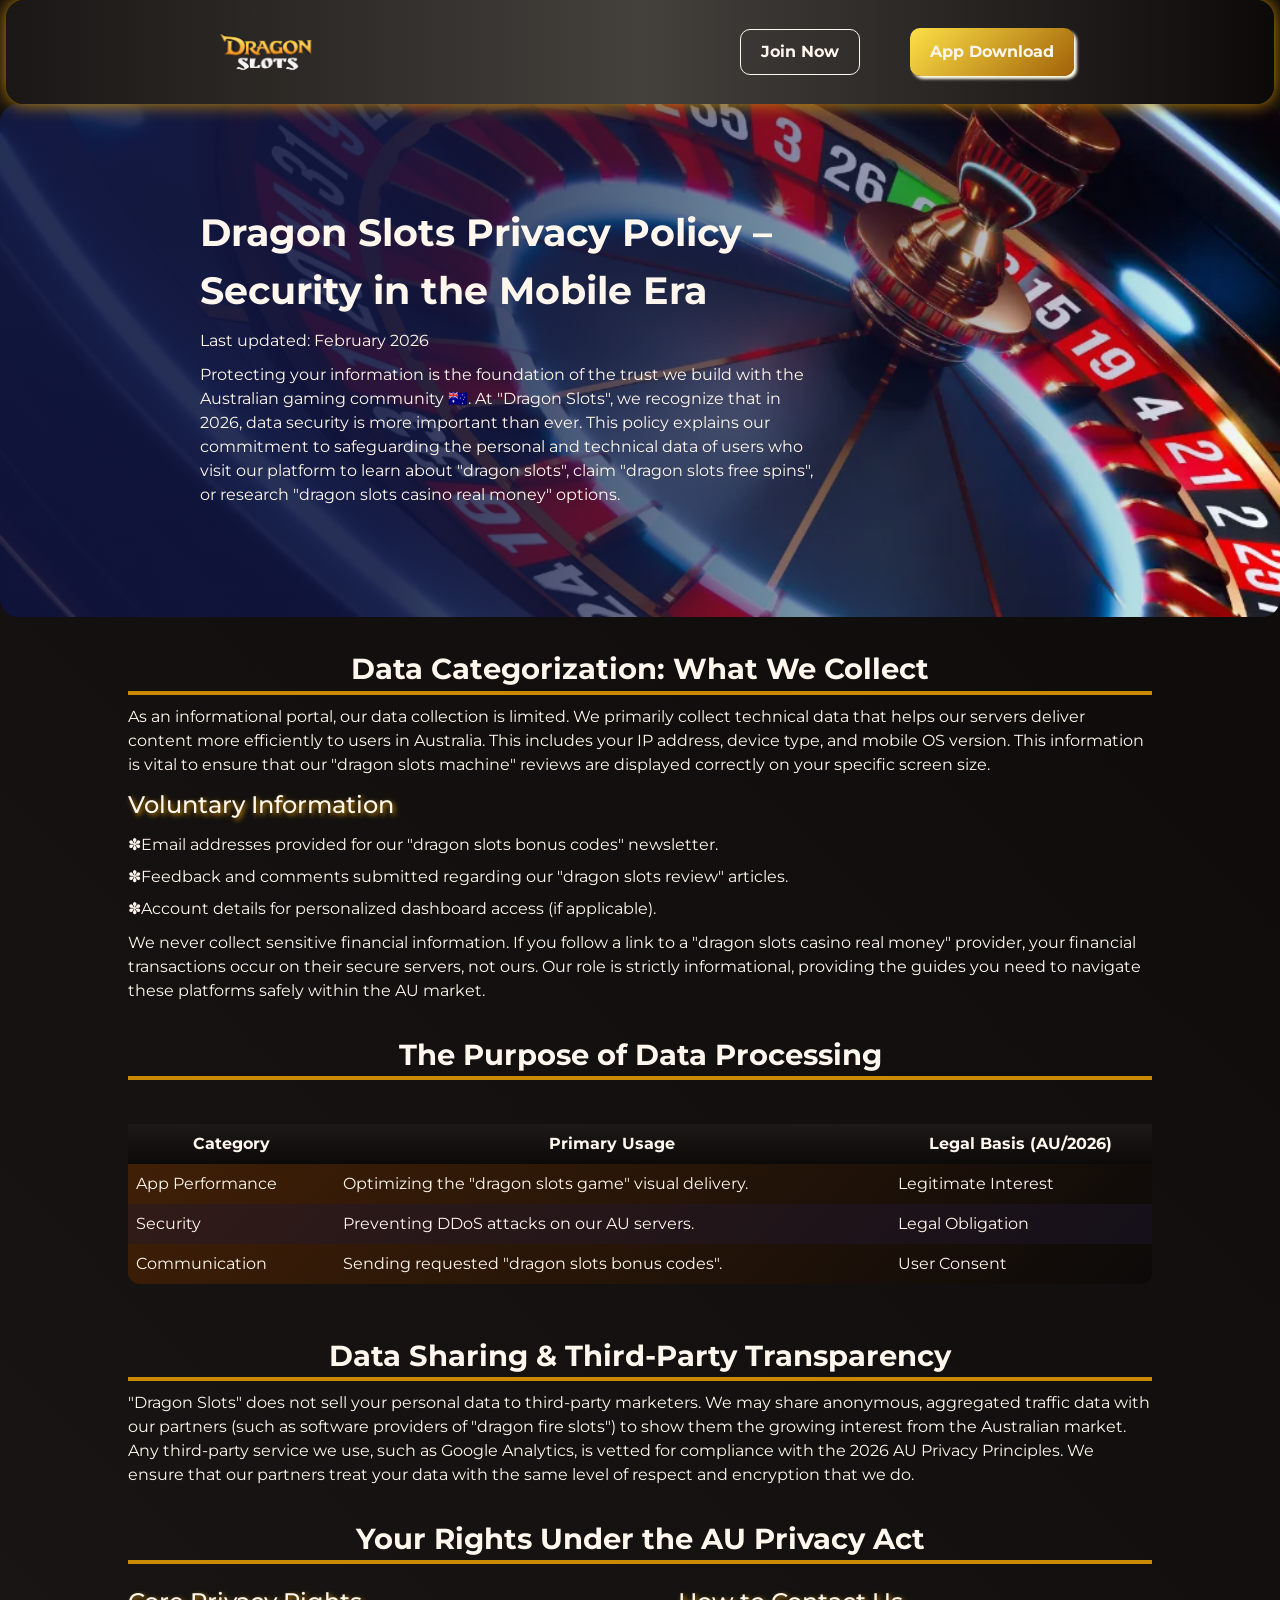
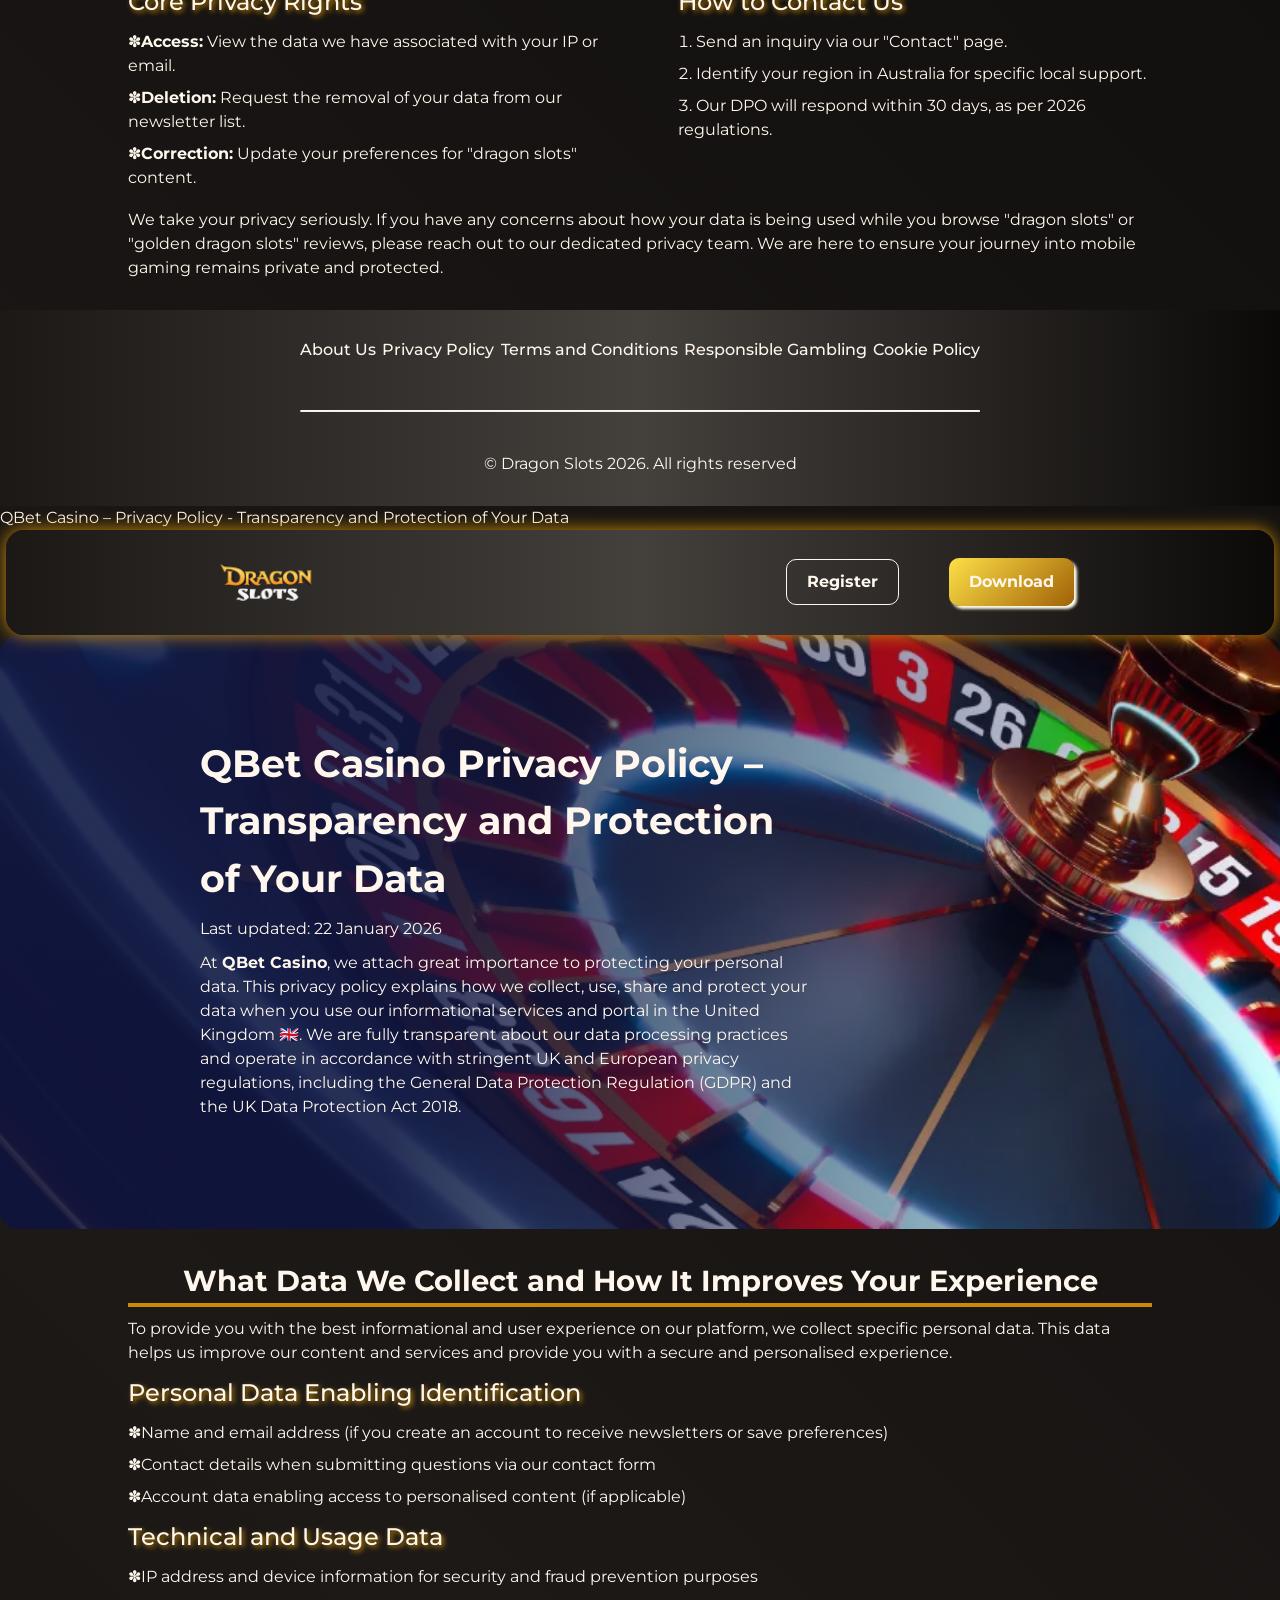
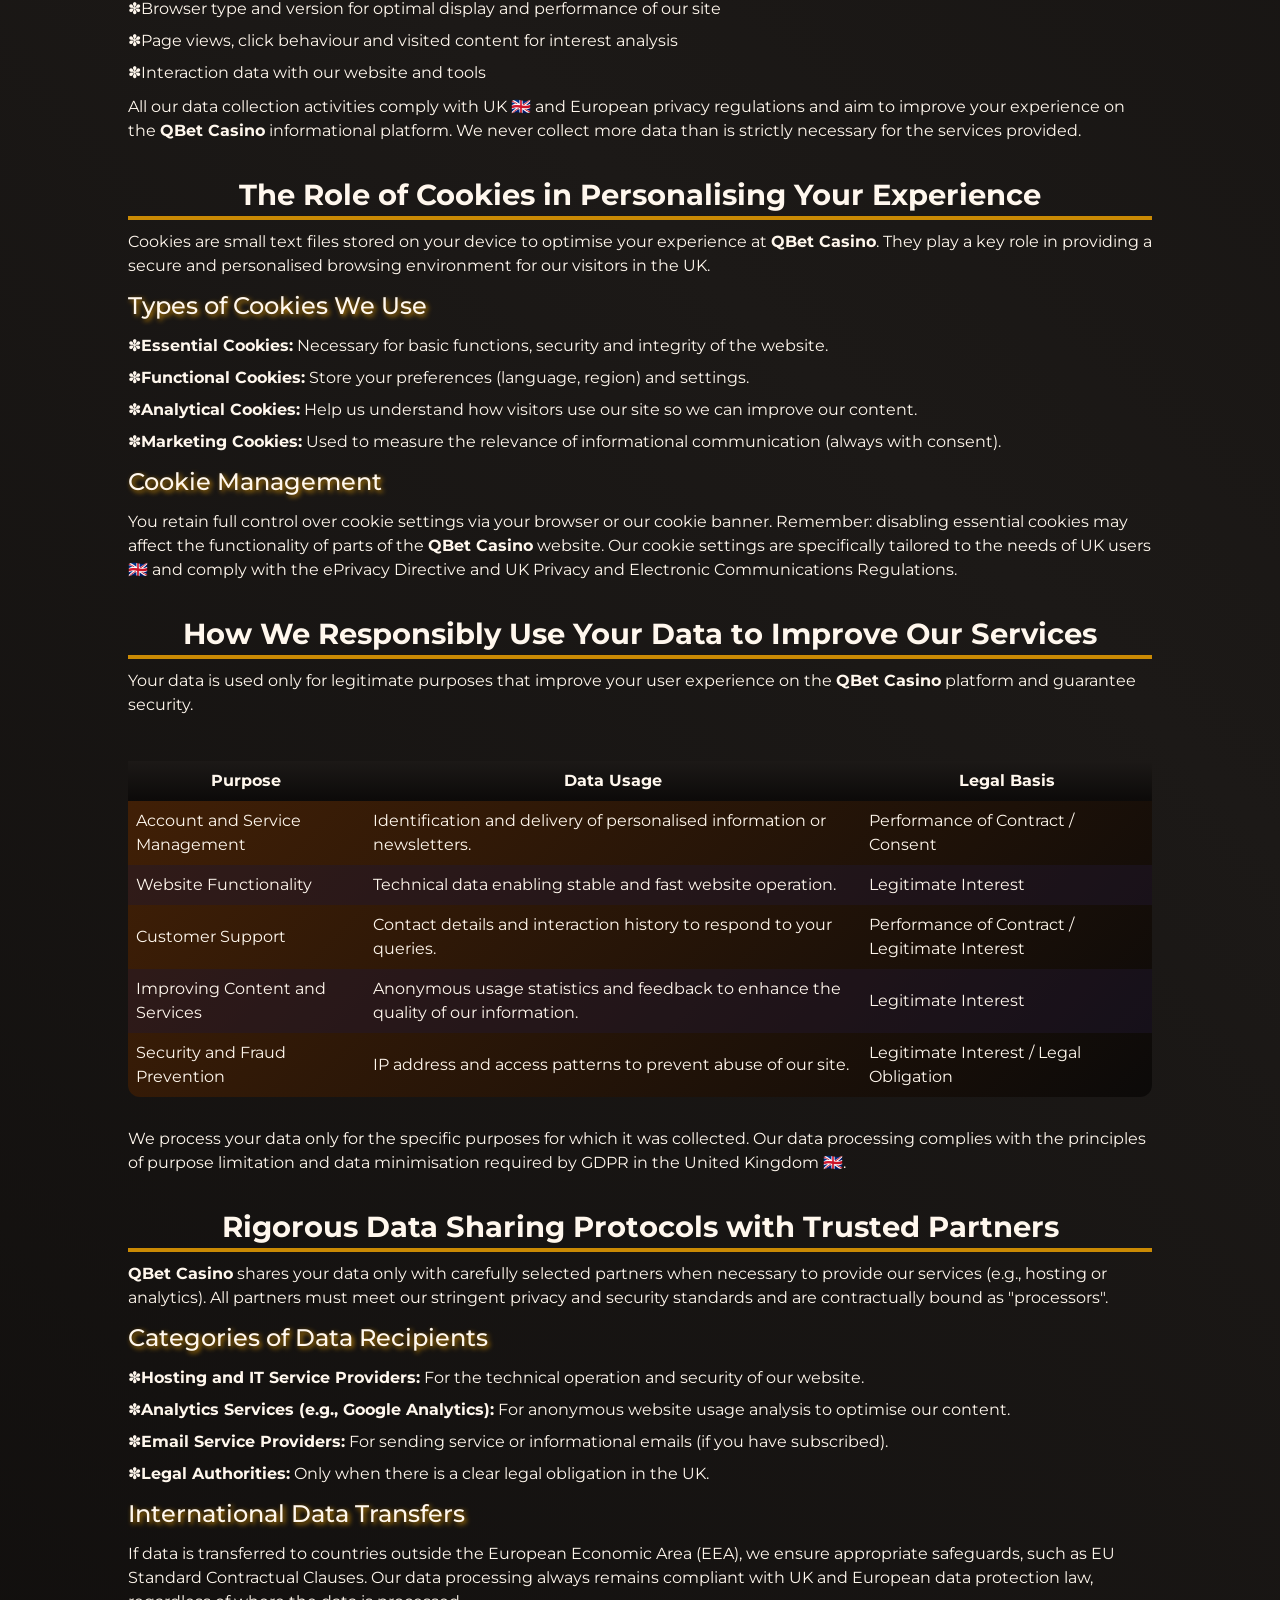
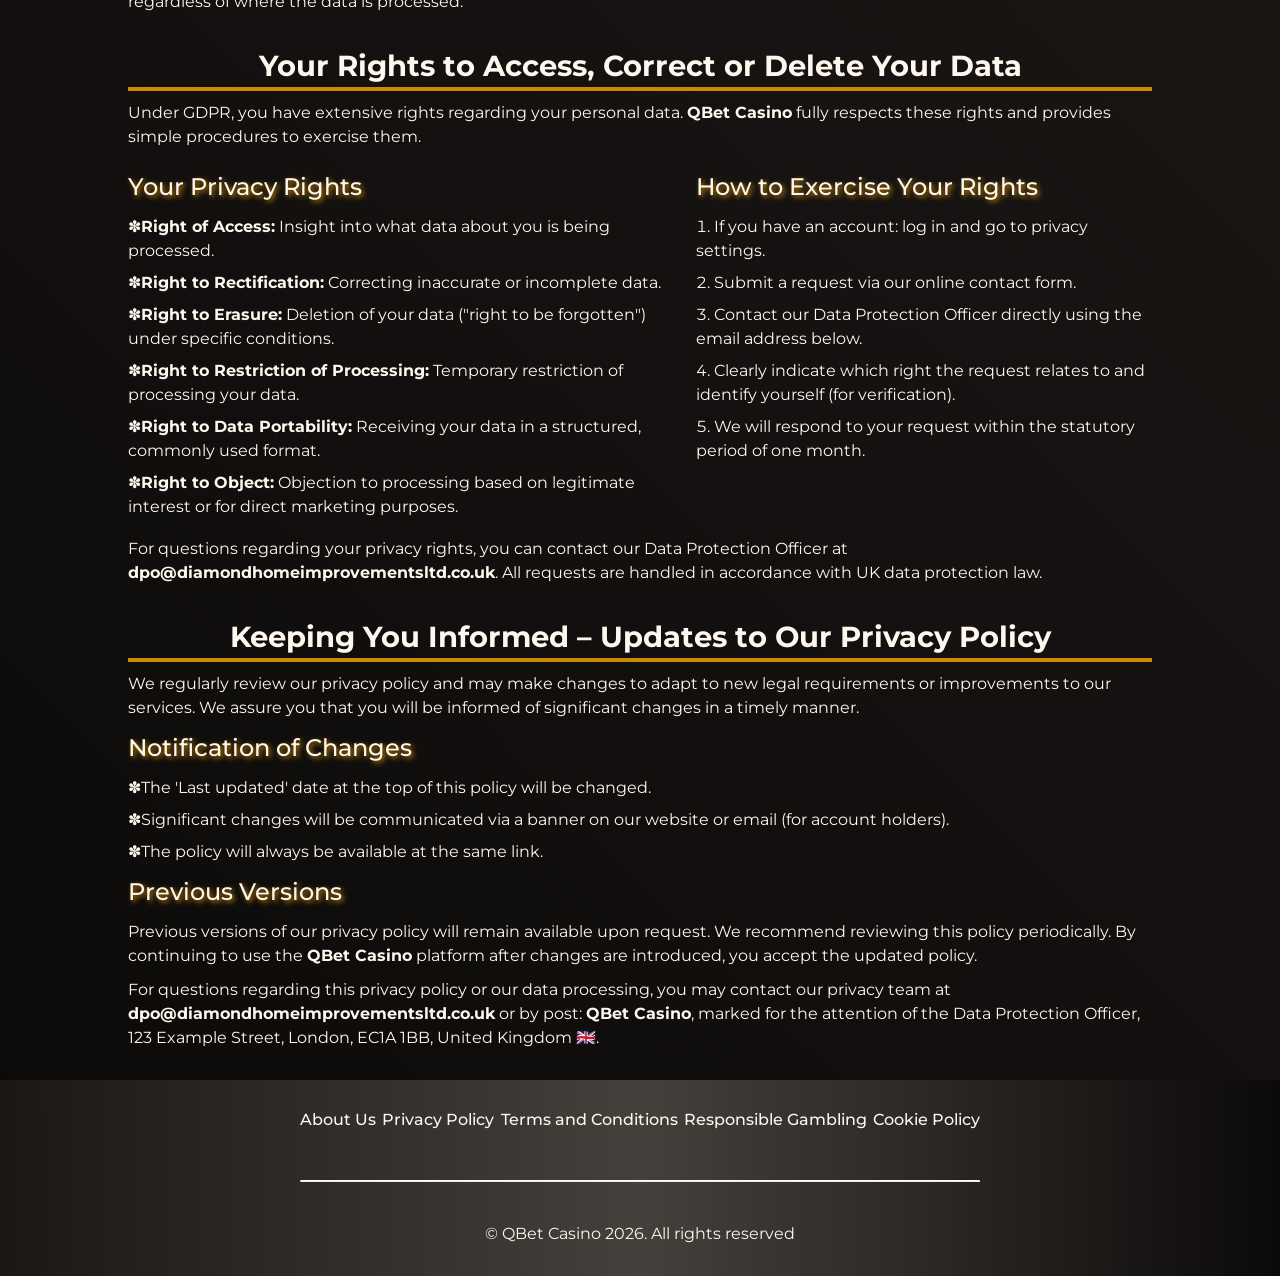
<file: privacy-policy/index.html>
<!DOCTYPE html>
<html lang="en">

<head>
    <meta charset="UTF-8">
    <meta name="viewport" content="width=device-width, initial-scale=1.0">
    <link rel="stylesheet" href="/style.css">
    <link rel="shortcut icon" href="/favicon.ico" type="image/x-icon">
    <title>
        <!DOCTYPE html>
        <html lang="en">

        <head>
            <meta charset="UTF-8">
            <meta name="viewport" content="width=device-width, initial-scale=1.0">
            <link rel="stylesheet" href="/style.css">
            <link rel="shortcut icon" href="/favicon.ico" type="image/x-icon">
            <title>Dragon Slots Privacy Policy – Data Protection for AU Players</title>
            <meta name="description"
                content="Read the Dragon Slots privacy policy. We protect your data while you explore dragon slots machine reviews and mobile gaming guides in Australia.">
            <link rel="canonical" href="https://freelifeexperience.org/privacy-policy/">
        </head>

<body>
    <header>
        <div class="logo">
            <a href="/"><img src="/img/logo.webp" alt="Dragon Slots logo" width="140" height="70"></a>
        </div>
        <div class="header-btn">
            <a href="/play/" rel="nofollow" content="noindex" class="h-violet-btn">Join Now</a>
            <a href="/play/" rel="nofollow" content="noindex" class="h-accent-btn">App Download</a>
        </div>
    </header>
    <main>
        <div class="promo">
            <div class="promo-l">
                <h1>Dragon Slots Privacy Policy – Security in the Mobile Era</h1>
                <p class="txt">Last updated: February 2026</p>
                <p class="txt">
                    Protecting your information is the foundation of the trust we build with the Australian gaming
                    community 🇦🇺. At "Dragon Slots", we recognize that in 2026, data security is more important than
                    ever. This policy explains our commitment to safeguarding the personal and technical data of users
                    who visit our platform to learn about "dragon slots", claim "dragon slots free spins", or
                    research "dragon slots casino real money" options.
                </p>
            </div>
        </div>
        <div class="wrapper">
            <div class="container">
                <h2>Data Categorization: What We Collect</h2>
                <p class="txt">
                    As an informational portal, our data collection is limited. We primarily collect technical data that
                    helps our servers deliver content more efficiently to users in Australia. This includes your IP
                    address, device type, and mobile OS version. This information is vital to ensure that our "dragon
                    slots machine" reviews are displayed correctly on your specific screen size.
                </p>
                <h3>Voluntary Information</h3>
                <ul>
                    <li>Email addresses provided for our "dragon slots bonus codes" newsletter.</li>
                    <li>Feedback and comments submitted regarding our "dragon slots review" articles.</li>
                    <li>Account details for personalized dashboard access (if applicable).</li>
                </ul>
                <p class="txt">
                    We never collect sensitive financial information. If you follow a link to a "dragon slots casino
                    real money" provider, your financial transactions occur on their secure servers, not ours. Our role
                    is strictly informational, providing the guides you need to navigate these platforms safely within
                    the AU market.
                </p>
            </div>
            <div class="container">
                <h2>The Purpose of Data Processing</h2>
                <div class="table-wrapper">
                    <table>
                        <thead>
                            <tr>
                                <th>Category</th>
                                <th>Primary Usage</th>
                                <th>Legal Basis (AU/2026)</th>
                            </tr>
                        </thead>
                        <tbody>
                            <tr>
                                <td>App Performance</td>
                                <td>Optimizing the "dragon slots game" visual delivery.</td>
                                <td>Legitimate Interest</td>
                            </tr>
                            <tr>
                                <td>Security</td>
                                <td>Preventing DDoS attacks on our AU servers.</td>
                                <td>Legal Obligation</td>
                            </tr>
                            <tr>
                                <td>Communication</td>
                                <td>Sending requested "dragon slots bonus codes".</td>
                                <td>User Consent</td>
                            </tr>
                        </tbody>
                    </table>
                </div>
            </div>
            <div class="container">
                <h2>Data Sharing & Third-Party Transparency</h2>
                <p class="txt">
                    "Dragon Slots" does not sell your personal data to third-party marketers. We may share anonymous,
                    aggregated traffic data with our partners (such as software providers of "dragon fire slots") to
                    show them the growing interest from the Australian market. Any third-party service we use, such as
                    Google Analytics, is vetted for compliance with the 2026 AU Privacy Principles. We ensure that our
                    partners treat your data with the same level of respect and encryption that we do.
                </p>
            </div>
            <div class="container">
                <h2>Your Rights Under the AU Privacy Act</h2>
                <div class="promoties-bonus">
                    <div>
                        <h3>Core Privacy Rights</h3>
                        <ul>
                            <li><strong>Access:</strong> View the data we have associated with your IP or email.</li>
                            <li><strong>Deletion:</strong> Request the removal of your data from our newsletter list.
                            </li>
                            <li><strong>Correction:</strong> Update your preferences for "dragon slots" content.</li>
                        </ul>
                    </div>
                    <div>
                        <h3>How to Contact Us</h3>
                        <ol>
                            <li>Send an inquiry via our "Contact" page.</li>
                            <li>Identify your region in Australia for specific local support.</li>
                            <li>Our DPO will respond within 30 days, as per 2026 regulations.</li>
                        </ol>
                    </div>
                </div>
                <p class="txt">
                    We take your privacy seriously. If you have any concerns about how your data is being used while you
                    browse "dragon slots" or "golden dragon slots" reviews, please reach out to our dedicated
                    privacy team. We are here to ensure your journey into mobile gaming remains private and protected.
                </p>
            </div>
        </div>
    </main>
    <footer>
        <ul>
            <li><a href="/about-us/">About Us</a></li>
            <li><a href="/privacy-policy/">Privacy Policy</a></li>
            <li><a href="/terms-and-conditions/">Terms and Conditions</a></li>
            <li><a href="/responsible-gambling/">Responsible Gambling</a></li>
            <li><a href="/cookie-policy/">Cookie Policy</a></li>
        </ul>
        <hr>
        <p class="txt">© Dragon Slots 2026. All rights reserved</p>
    </footer>
</body>

</html>QBet Casino – Privacy Policy - Transparency and Protection of Your Data</title>
<meta name="description"
    content="QBet Casino guarantees full transparency in data processing. Learn how we safely collect, protect and use your data for a safer and more personalised user experience.">
<meta name="googlebot" content="index,follow,noarchive">

<link rel="canonical" href="https://www.diamondhomeimprovementsltd.co.uk/privacy-policy/">

<meta property="og:type" content="website" />
<meta property="og:title" content="QBet Casino – Privacy Policy - Transparency and Protection of Your Data" />
<meta property="og:description" content="QBet Casino guarantees full transparency in data processing." />
<meta property="og:url" content="https://www.diamondhomeimprovementsltd.co.uk/privacy-policy/" />
<meta property="og:site_name" content="QBet Casino" />
<meta property="og:locale" content="en_GB" />

<script type="application/ld+json">
    {
        "@context": "https://schema.org",
        "@type": "WebPage",
        "name": "QBet Casino Privacy Policy",
        "description": "QBet Casino privacy policy - transparent data protection for UK users.",
        "url": "https://www.diamondhomeimprovementsltd.co.uk/privacy-policy/",
        "inLanguage": "en-GB"
    }
    </script>
</head>

<body>

    <header>
        <div class="logo">
            <a href="/"><img src="/img/logo.webp" alt="QBet Casino logo" width="140" height="70"></a>
        </div>

        <div class="header-btn">
            <a href="/play/" rel="nofollow" content="noindex" class="h-violet-btn">Register</a>
            <a href="/play/" rel="nofollow" content="noindex" class="h-accent-btn">Download</a>
        </div>
    </header>

    <main>
        <div class="promo">
            <div class="promo-l">
                <h1>QBet Casino Privacy Policy – Transparency and Protection of Your Data</h1>
                <p class="txt">
                    Last updated: 22 January 2026
                </p>
                <p class="txt">
                    At <strong>QBet Casino</strong>, we attach great importance to protecting your personal data.
                    This privacy policy explains how we collect, use, share and protect
                    your data when you use our informational services and portal in the United Kingdom 🇬🇧. We are
                    fully
                    transparent about our data processing practices and operate in accordance with stringent UK and
                    European privacy regulations, including the General Data Protection Regulation (GDPR) and the UK
                    Data Protection Act 2018.
                </p>
            </div>
        </div>

        <div class="wrapper">
            <div class="container">
                <h2>What Data We Collect and How It Improves Your Experience</h2>
                <p class="txt">
                    To provide you with the best informational and user experience on our platform, we collect specific
                    personal data. This data helps us improve our content and services and provide you with a secure and
                    personalised experience.
                </p>

                <h3>Personal Data Enabling Identification</h3>
                <ul>
                    <li>Name and email address (if you create an account to receive newsletters or save preferences)
                    </li>
                    <li>Contact details when submitting questions via our contact form</li>
                    <li>Account data enabling access to personalised content (if applicable)</li>
                </ul>

                <h3>Technical and Usage Data</h3>
                <ul>
                    <li>IP address and device information for security and fraud prevention purposes</li>
                    <li>Browser type and version for optimal display and performance of our site</li>
                    <li>Page views, click behaviour and visited content for interest analysis</li>
                    <li>Interaction data with our website and tools</li>
                </ul>

                <p class="txt">
                    All our data collection activities comply with UK 🇬🇧 and European privacy regulations and aim to
                    improve your experience on the <strong>QBet Casino</strong> informational platform. We never collect
                    more data than is strictly necessary for the services provided.
                </p>
            </div>

            <div class="container">
                <h2>The Role of Cookies in Personalising Your Experience</h2>
                <p class="txt">
                    Cookies are small text files stored on your device to optimise your experience at
                    <strong>QBet Casino</strong>. They play a key role in providing a secure and personalised browsing
                    environment for our visitors in the UK.
                </p>

                <h3>Types of Cookies We Use</h3>
                <ul>
                    <li><strong>Essential Cookies:</strong> Necessary for basic functions, security and integrity of the
                        website.</li>
                    <li><strong>Functional Cookies:</strong> Store your preferences (language, region) and settings.
                    </li>
                    <li><strong>Analytical Cookies:</strong> Help us understand how visitors use our site so we can
                        improve our content.</li>
                    <li><strong>Marketing Cookies:</strong> Used to measure the relevance of informational communication
                        (always with consent).</li>
                </ul>

                <h3>Cookie Management</h3>
                <p class="txt">
                    You retain full control over cookie settings via your browser or our cookie banner. Remember:
                    disabling essential cookies may affect the functionality of parts of the <strong>QBet
                        Casino</strong>
                    website. Our cookie settings are specifically tailored to the needs of UK users 🇬🇧 and comply with
                    the ePrivacy Directive and UK Privacy and Electronic Communications Regulations.
                </p>
            </div>

            <div class="container">
                <h2>How We Responsibly Use Your Data to Improve Our Services</h2>
                <p class="txt">
                    Your data is used only for legitimate purposes that improve your user experience on the
                    <strong>QBet Casino</strong> platform and guarantee security.
                </p>

                <div class="table-wrapper">
                    <table>
                        <thead>
                            <tr>
                                <th>Purpose</th>
                                <th>Data Usage</th>
                                <th>Legal Basis</th>
                            </tr>
                        </thead>
                        <tbody>
                            <tr>
                                <td>Account and Service Management</td>
                                <td>Identification and delivery of personalised information or newsletters.</td>
                                <td>Performance of Contract / Consent</td>
                            </tr>
                            <tr>
                                <td>Website Functionality</td>
                                <td>Technical data enabling stable and fast website operation.</td>
                                <td>Legitimate Interest</td>
                            </tr>
                            <tr>
                                <td>Customer Support</td>
                                <td>Contact details and interaction history to respond to your queries.</td>
                                <td>Performance of Contract / Legitimate Interest</td>
                            </tr>
                            <tr>
                                <td>Improving Content and Services</td>
                                <td>Anonymous usage statistics and feedback to enhance the quality of our information.
                                </td>
                                <td>Legitimate Interest</td>
                            </tr>
                            <tr>
                                <td>Security and Fraud Prevention</td>
                                <td>IP address and access patterns to prevent abuse of our site.</td>
                                <td>Legitimate Interest / Legal Obligation</td>
                            </tr>
                        </tbody>
                    </table>
                </div>

                <p class="txt">
                    We process your data only for the specific purposes for which it was collected. Our data processing
                    complies with the principles of purpose limitation and data minimisation required by GDPR in the
                    United Kingdom 🇬🇧.
                </p>
            </div>

            <div class="container">
                <h2>Rigorous Data Sharing Protocols with Trusted Partners</h2>
                <p class="txt">
                    <strong>QBet Casino</strong> shares your data only with carefully selected partners when necessary
                    to provide our services (e.g., hosting or analytics). All partners must meet our stringent privacy
                    and security standards and are contractually bound as "processors".
                </p>

                <h3>Categories of Data Recipients</h3>
                <ul>
                    <li><strong>Hosting and IT Service Providers:</strong> For the technical operation and security of
                        our website.</li>
                    <li><strong>Analytics Services (e.g., Google Analytics):</strong> For anonymous website usage
                        analysis to optimise our content.</li>
                    <li><strong>Email Service Providers:</strong> For sending service or informational emails (if you
                        have subscribed).</li>
                    <li><strong>Legal Authorities:</strong> Only when there is a clear legal obligation in the UK.</li>
                </ul>

                <h3>International Data Transfers</h3>
                <p class="txt">
                    If data is transferred to countries outside the European Economic Area (EEA), we ensure appropriate
                    safeguards, such as EU Standard Contractual Clauses. Our data processing always remains compliant
                    with UK and European data protection law, regardless of where the data is processed.
                </p>
            </div>

            <div class="container">
                <h2>Your Rights to Access, Correct or Delete Your Data</h2>
                <p class="txt">
                    Under GDPR, you have extensive rights regarding your personal data.
                    <strong>QBet Casino</strong> fully respects these rights and provides simple procedures to exercise
                    them.
                </p>

                <div class="promoties-bonus">
                    <div>
                        <h3>Your Privacy Rights</h3>
                        <ul>
                            <li><strong>Right of Access:</strong> Insight into what data about you is being processed.
                            </li>
                            <li><strong>Right to Rectification:</strong> Correcting inaccurate or incomplete data.</li>
                            <li><strong>Right to Erasure:</strong> Deletion of your data ("right to be forgotten")
                                under specific conditions.</li>
                            <li><strong>Right to Restriction of Processing:</strong> Temporary restriction of
                                processing your data.</li>
                            <li><strong>Right to Data Portability:</strong> Receiving your data in a structured,
                                commonly used format.</li>
                            <li><strong>Right to Object:</strong> Objection to processing based on legitimate interest
                                or for direct marketing purposes.</li>
                        </ul>
                    </div>

                    <div>
                        <h3>How to Exercise Your Rights</h3>
                        <ol>
                            <li>If you have an account: log in and go to privacy settings.</li>
                            <li>Submit a request via our online <a href="/contact/">contact form</a>.</li>
                            <li>Contact our Data Protection Officer directly using the email address below.</li>
                            <li>Clearly indicate which right the request relates to and identify yourself (for
                                verification).</li>
                            <li>We will respond to your request within the statutory period of one month.</li>
                        </ol>
                    </div>
                </div>

                <p class="txt">
                    For questions regarding your privacy rights, you can contact our Data Protection
                    Officer at <strong>dpo@diamondhomeimprovementsltd.co.uk</strong>. All requests are handled in
                    accordance with UK data protection law.
                </p>
            </div>

            <div class="container">
                <h2>Keeping You Informed – Updates to Our Privacy Policy</h2>
                <p class="txt">
                    We regularly review our privacy policy and may make changes to adapt to new legal requirements or
                    improvements to our services. We assure you that you will be informed of significant changes in a
                    timely manner.
                </p>

                <h3>Notification of Changes</h3>
                <ul>
                    <li>The 'Last updated' date at the top of this policy will be changed.</li>
                    <li>Significant changes will be communicated via a banner on our website or email (for account
                        holders).</li>
                    <li>The policy will always be available at the same link.</li>
                </ul>

                <h3>Previous Versions</h3>
                <p class="txt">
                    Previous versions of our privacy policy will remain available upon request. We recommend reviewing
                    this policy periodically. By continuing to use the <strong>QBet Casino</strong> platform after
                    changes are introduced, you accept the updated policy.
                </p>

                <p class="txt">
                    For questions regarding this privacy policy or our data processing, you may
                    contact our privacy team at
                    <strong>dpo@diamondhomeimprovementsltd.co.uk</strong> or by post: <strong>QBet Casino</strong>,
                    marked for the attention of the Data Protection Officer,
                    123 Example Street, London, EC1A 1BB, United Kingdom 🇬🇧.
                </p>
            </div>
        </div>
    </main>

    <footer>
        <ul>
            <li>
                <a href="/about-us/">About Us</a>
            </li>
            <li>
                <a href="/privacy-policy/">Privacy Policy</a>
            </li>
            <li>
                <a href="/terms-and-conditions/">Terms and Conditions</a>
            </li>
            <li>
                <a href="/responsible-gambling/">Responsible Gambling</a>
            </li>
            <li>
                <a href="/cookie-policy/">Cookie Policy</a>
            </li>
        </ul>

        <hr>

        <p class="txt">
            © QBet Casino 2026. All rights reserved
        </p>
    </footer>
</body>

</html>
</file>
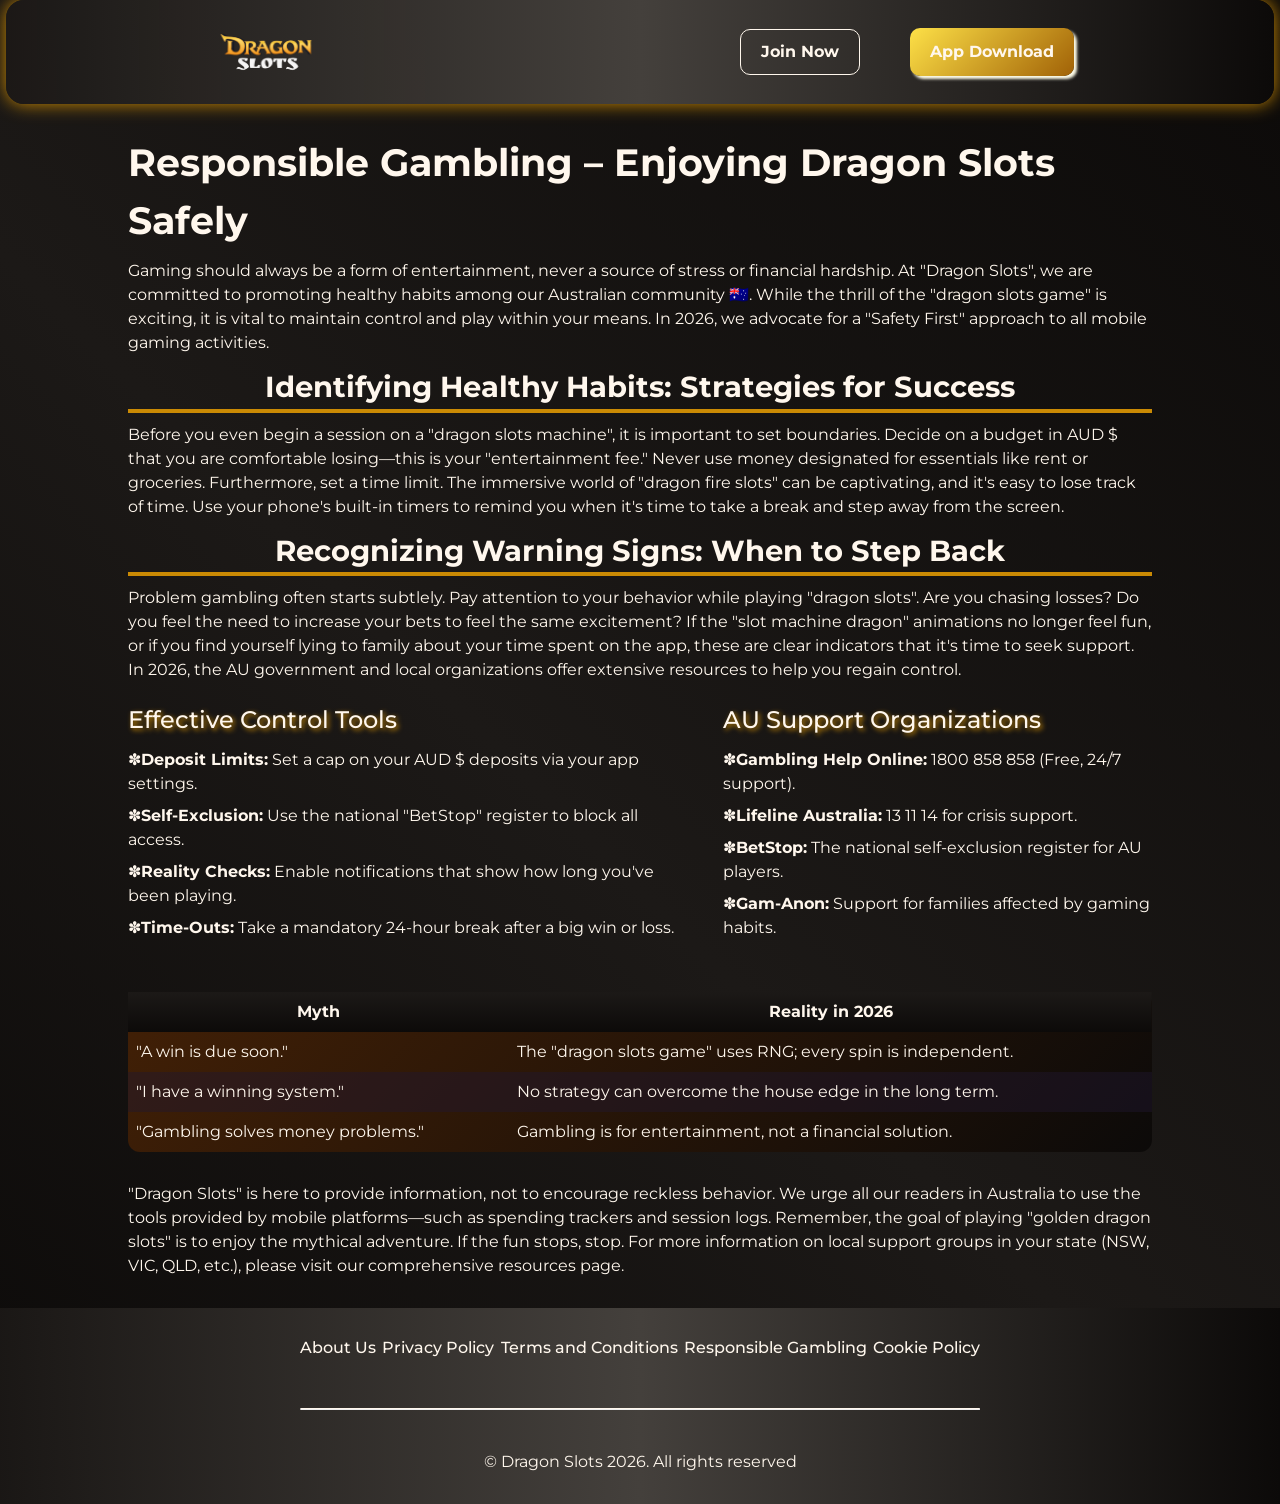
<file: responsible-gambling/index.html>
<!DOCTYPE html>
<html lang="en">

<head>
    <meta charset="UTF-8">
    <meta name="viewport" content="width=device-width, initial-scale=1.0">
    <link rel="stylesheet" href="/style.css">
    <link rel="shortcut icon" href="/favicon.ico" type="image/x-icon">
    <title>Responsible Gambling – Stay Safe with Dragon Slots Australia</title>
    <meta name="description"
        content="Learn about responsible gambling tools and support in Australia. Dragon Slots promotes healthy gaming habits for dragon slots machine enthusiasts.">
    <link rel="canonical" href="https://freelifeexperience.org/responsible-gambling/">
</head>

<body>
    <header>
        <div class="logo">
            <a href="/"><img src="/img/logo.webp" alt="Dragon Slots logo" width="140" height="70"></a>
        </div>
        <div class="header-btn">
            <a href="/play/" rel="nofollow" content="noindex" class="h-violet-btn">Join Now</a>
            <a href="/play/" rel="nofollow" content="noindex" class="h-accent-btn">App Download</a>
        </div>
    </header>
    <main>
        <div class="wrapper">
            <div class="container">
                <h1>Responsible Gambling – Enjoying Dragon Slots Safely</h1>
                <p class="txt">
                    Gaming should always be a form of entertainment, never a source of stress or financial hardship. At
                    "Dragon Slots", we are committed to promoting healthy habits among our Australian community 🇦🇺.
                    While the thrill of the "dragon slots game" is exciting, it is vital to maintain control and play
                    within your means. In 2026, we advocate for a "Safety First" approach to all mobile gaming
                    activities.
                </p>
                <h2>Identifying Healthy Habits: Strategies for Success</h2>
                <p class="txt">
                    Before you even begin a session on a "dragon slots machine", it is important to set boundaries.
                    Decide on a budget in AUD $ that you are comfortable losing—this is your "entertainment fee." Never
                    use money designated for essentials like rent or groceries. Furthermore, set a time limit. The
                    immersive world of "dragon fire slots" can be captivating, and it's easy to lose track of time.
                    Use your phone's built-in timers to remind you when it's time to take a break and step away from the
                    screen.
                </p>
                <h2>Recognizing Warning Signs: When to Step Back</h2>
                <p class="txt">
                    Problem gambling often starts subtlely. Pay attention to your behavior while playing "dragon
                    slots". Are you chasing losses? Do you feel the need to increase your bets to feel the same
                    excitement? If the "slot machine dragon" animations no longer feel fun, or if you find yourself
                    lying to family about your time spent on the app, these are clear indicators that it's time to seek
                    support. In 2026, the AU government and local organizations offer extensive resources to help you
                    regain control.
                </p>
                <div class="promoties-bonus">
                    <div>
                        <h3>Effective Control Tools</h3>
                        <ul>
                            <li><strong>Deposit Limits:</strong> Set a cap on your AUD $ deposits via your app settings.
                            </li>
                            <li><strong>Self-Exclusion:</strong> Use the national "BetStop" register to block all
                                access.</li>
                            <li><strong>Reality Checks:</strong> Enable notifications that show how long you've been
                                playing.</li>
                            <li><strong>Time-Outs:</strong> Take a mandatory 24-hour break after a big win or loss.</li>
                        </ul>
                    </div>
                    <div>
                        <h3>AU Support Organizations</h3>
                        <ul>
                            <li><strong>Gambling Help Online:</strong> 1800 858 858 (Free, 24/7 support).</li>
                            <li><strong>Lifeline Australia:</strong> 13 11 14 for crisis support.</li>
                            <li><strong>BetStop:</strong> The national self-exclusion register for AU players.</li>
                            <li><strong>Gam-Anon:</strong> Support for families affected by gaming habits.</li>
                        </ul>
                    </div>
                </div>
                <div class="table-wrapper">
                    <table>
                        <thead>
                            <tr>
                                <th>Myth</th>
                                <th>Reality in 2026</th>
                            </tr>
                        </thead>
                        <tbody>
                            <tr>
                                <td>"A win is due soon."</td>
                                <td>The "dragon slots game" uses RNG; every spin is independent.</td>
                            </tr>
                            <tr>
                                <td>"I have a winning system."</td>
                                <td>No strategy can overcome the house edge in the long term.</td>
                            </tr>
                            <tr>
                                <td>"Gambling solves money problems."</td>
                                <td>Gambling is for entertainment, not a financial solution.</td>
                            </tr>
                        </tbody>
                    </table>
                </div>
                <p class="txt">
                    "Dragon Slots" is here to provide information, not to encourage reckless behavior. We urge all our
                    readers in Australia to use the tools provided by mobile platforms—such as spending trackers and
                    session logs. Remember, the goal of playing "golden dragon slots" is to enjoy the mythical
                    adventure. If the fun stops, stop. For more information on local support groups in your state (NSW,
                    VIC, QLD, etc.), please visit our comprehensive resources page.
                </p>
            </div>
        </div>
    </main>
    <footer>
        <ul>
            <li><a href="/about-us/">About Us</a></li>
            <li><a href="/privacy-policy/">Privacy Policy</a></li>
            <li><a href="/terms-and-conditions/">Terms and Conditions</a></li>
            <li><a href="/responsible-gambling/">Responsible Gambling</a></li>
            <li><a href="/cookie-policy/">Cookie Policy</a></li>
        </ul>
        <hr>
        <p class="txt">© Dragon Slots 2026. All rights reserved</p>
    </footer>
</body>

</html>
</file>
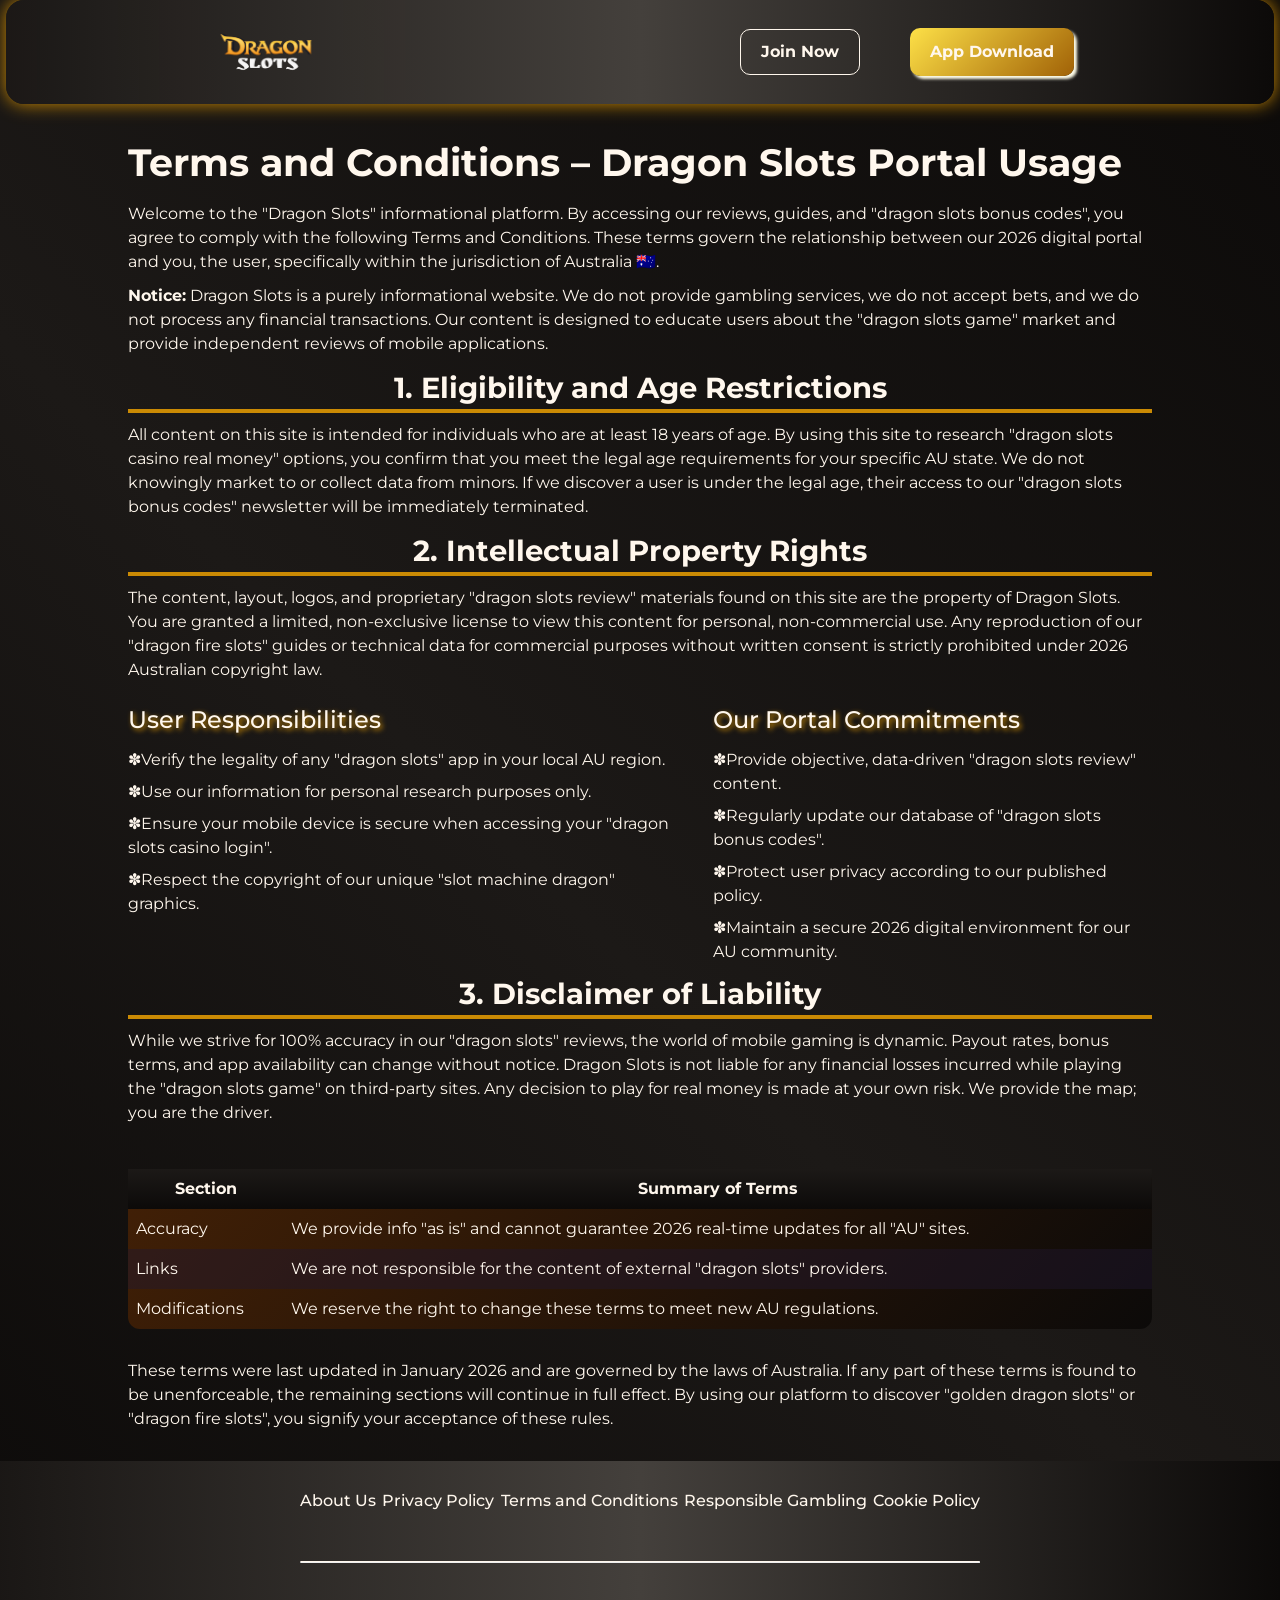
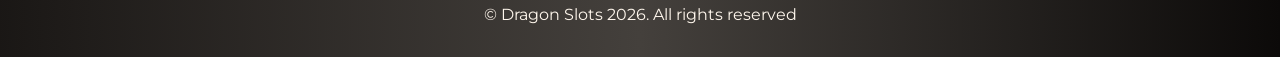
<file: terms-and-conditions/index.html>
<!DOCTYPE html>
<html lang="en">

<head>
    <meta charset="UTF-8">
    <meta name="viewport" content="width=device-width, initial-scale=1.0">
    <link rel="stylesheet" href="/style.css">
    <link rel="shortcut icon" href="/favicon.ico" type="image/x-icon">
    <title>Terms and Conditions – Dragon Slots Information Portal</title>
    <meta name="description"
        content="Review the official terms for Dragon Slots. Learn about our content usage, age restrictions, and disclaimer for AU players.">
    <link rel="canonical" href="https://freelifeexperience.org/terms-and-conditions/">
</head>

<body>
    <header>
        <div class="logo">
            <a href="/"><img src="/img/logo.webp" alt="Dragon Slots logo" width="140" height="70"></a>
        </div>
        <div class="header-btn">
            <a href="/play/" rel="nofollow" content="noindex" class="h-violet-btn">Join Now</a>
            <a href="/play/" rel="nofollow" content="noindex" class="h-accent-btn">App Download</a>
        </div>
    </header>
    <main>
        <div class="wrapper">
            <div class="container">
                <h1>Terms and Conditions – Dragon Slots Portal Usage</h1>
                <p class="txt">
                    Welcome to the "Dragon Slots" informational platform. By accessing our reviews, guides, and
                    "dragon slots bonus codes", you agree to comply with the following Terms and Conditions. These
                    terms govern the relationship between our 2026 digital portal and you, the user, specifically within
                    the jurisdiction of Australia 🇦🇺.
                </p>
                <p class="txt">
                    <strong>Notice:</strong> Dragon Slots is a purely informational website. We do not provide gambling
                    services, we do not accept bets, and we do not process any financial transactions. Our content is
                    designed to educate users about the "dragon slots game" market and provide independent reviews of
                    mobile applications.
                </p>
                <h2>1. Eligibility and Age Restrictions</h2>
                <p class="txt">
                    All content on this site is intended for individuals who are at least 18 years of age. By using this
                    site to research "dragon slots casino real money" options, you confirm that you meet the legal age
                    requirements for your specific AU state. We do not knowingly market to or collect data from minors.
                    If we discover a user is under the legal age, their access to our "dragon slots bonus codes"
                    newsletter will be immediately terminated.
                </p>
                <h2>2. Intellectual Property Rights</h2>
                <p class="txt">
                    The content, layout, logos, and proprietary "dragon slots review" materials found on this site are
                    the property of Dragon Slots. You are granted a limited, non-exclusive license to view this content
                    for personal, non-commercial use. Any reproduction of our "dragon fire slots" guides or technical
                    data for commercial purposes without written consent is strictly prohibited under 2026 Australian
                    copyright law.
                </p>
                <div class="promoties-bonus">
                    <div>
                        <h3>User Responsibilities</h3>
                        <ul>
                            <li>Verify the legality of any "dragon slots" app in your local AU region.</li>
                            <li>Use our information for personal research purposes only.</li>
                            <li>Ensure your mobile device is secure when accessing your "dragon slots casino login".
                            </li>
                            <li>Respect the copyright of our unique "slot machine dragon" graphics.</li>
                        </ul>
                    </div>
                    <div>
                        <h3>Our Portal Commitments</h3>
                        <ul>
                            <li>Provide objective, data-driven "dragon slots review" content.</li>
                            <li>Regularly update our database of "dragon slots bonus codes".</li>
                            <li>Protect user privacy according to our published policy.</li>
                            <li>Maintain a secure 2026 digital environment for our AU community.</li>
                        </ul>
                    </div>
                </div>
                <h2>3. Disclaimer of Liability</h2>
                <p class="txt">
                    While we strive for 100% accuracy in our "dragon slots" reviews, the world of mobile gaming is
                    dynamic. Payout rates, bonus terms, and app availability can change without notice. Dragon Slots is
                    not liable for any financial losses incurred while playing the "dragon slots game" on third-party
                    sites. Any decision to play for real money is made at your own risk. We provide the map; you are the
                    driver.
                </p>
                <div class="table-wrapper">
                    <table>
                        <thead>
                            <tr>
                                <th>Section</th>
                                <th>Summary of Terms</th>
                            </tr>
                        </thead>
                        <tbody>
                            <tr>
                                <td>Accuracy</td>
                                <td>We provide info "as is" and cannot guarantee 2026 real-time updates for all "AU"
                                    sites.</td>
                            </tr>
                            <tr>
                                <td>Links</td>
                                <td>We are not responsible for the content of external "dragon slots" providers.</td>
                            </tr>
                            <tr>
                                <td>Modifications</td>
                                <td>We reserve the right to change these terms to meet new AU regulations.</td>
                            </tr>
                        </tbody>
                    </table>
                </div>
                <p class="txt">
                    These terms were last updated in January 2026 and are governed by the laws of Australia. If any part
                    of these terms is found to be unenforceable, the remaining sections will continue in full effect. By
                    using our platform to discover "golden dragon slots" or "dragon fire slots", you signify your
                    acceptance of these rules.
                </p>
            </div>
        </div>
    </main>
    <footer>
        <ul>
            <li><a href="/about-us/">About Us</a></li>
            <li><a href="/privacy-policy/">Privacy Policy</a></li>
            <li><a href="/terms-and-conditions/">Terms and Conditions</a></li>
            <li><a href="/responsible-gambling/">Responsible Gambling</a></li>
            <li><a href="/cookie-policy/">Cookie Policy</a></li>
        </ul>
        <hr>
        <p class="txt">© Dragon Slots 2026. All rights reserved</p>
    </footer>
</body>

</html>
</file>
<file: style.css>
@font-face {
	font-family: Montserrat;
	src: url('./font/Montserrat-Regular.ttf') format('truetype');
	font-weight: 400;
	font-style: normal;
}
@font-face {
	font-family: Montserrat;
	src: url('./font/Montserrat-Medium.ttf') format('truetype');
	font-weight: 500;
	font-style: normal;
}
@font-face {
	font-family: Montserrat;
	src: url('./font/Montserrat-Bold.ttf') format('truetype');
	font-weight: 700;
	font-style: normal;
}

:root {
	--background: linear-gradient(45deg, #0c0a09 0%, #1c1917 45%, #0c0a09 100%);
	--header: linear-gradient(90deg, rgba(28, 25, 23, 0.88), #44403c, #0c0a09);
	--btn-accent: linear-gradient(135deg, #fde047, #a16207);
	--btn-inherit: #fff7ed;
	--accent: linear-gradient(135deg, #eab308, #854d0e);
	--gift: #fefce8;
	--gift-btn: linear-gradient(135deg, #422006, #0c0a09);
	--border-radius: 18px;
	--table: linear-gradient(180deg, #1c1917, #0c0a09);
	--minus: #f43f5e;
	--shadow: rgba(234, 179, 8, 0.2);
	--second-shadow: #ca8a04;
}

* {
	margin: 0;
	padding: 0;
	box-sizing: border-box;
	scroll-behavior: smooth;
	text-overflow: clip;
}

ul {
	list-style: '✽';
	list-style-position: inside;
}

ul li,
ol li {
	margin: 8px 0;
}

ul li::marker {
	color: var(--accent);
}

ol {
	list-style-position: inside;
}

a {
	text-decoration: none;
	color: inherit;
}

img,
video {
	width: 90%;
	height: auto;
	display: block;
	margin: 0 auto;
	border-radius: var(--border-radius);
}

button {
	all: unset;
	cursor: pointer;
	box-sizing: border-box;
}

input,
textarea,
button,
select {
	font: inherit;
	border: none;
	outline: none;
}

h1,
h2,
h3,
h4,
h5,
h6 {
	font-weight: 500;
	color: var(--btn-inherit) fff;
}

h1 {
	font-weight: 700;
	font-size: 2.4rem;
}

h2 {
	font-size: 1.8rem;
	font-weight: 700;
	text-align: center;
	border-bottom: 4px solid var(--second-shadow);
	margin-bottom: 10px;
}

h3 {
	font-size: 1.5rem;
	font-weight: 500;
	margin: 10px 0;
	text-shadow: 2px 2px 5px var(--second-shadow);
}

.txt {
	font-size: 1rem;
	margin: 10px 0;
}
body {
	font-family: 'Montserrat', sans-serif;
	font-size: 1rem;
	line-height: 1.5;
	background: var(--background);
	color: var(--btn-inherit);
	box-sizing: border-box;
}

main {
	width: 100%;
	margin: 0 auto;
}

header {
	padding: 10px 200px;
	width: 99%;
	height: auto;
	display: flex;
	align-items: center;
	justify-content: space-between;
	border-radius: var(--border-radius);
	background: var(--header);
	box-shadow: 0 0 18px var(--second-shadow);
	max-width: 100vw;
	margin: 0 auto;
	position: sticky;
	top: 0;
	z-index: 100;
	overflow: hidden;
	transition: box-shadow 0.3s ease;
}

header:has(.h-violet-btn:hover) {
	box-shadow: 0 3px 8px var(--gift);
}

header:has(.h-accent-btn:hover) {
	box-shadow: 0 3px 8px var(--second-shadow);
}

header img {
	width: 120px;
	height: auto;
	border-radius: 10px;
}

.logo {
	position: relative;
}

.header-btn {
	display: flex;
	align-items: center;
	justify-content: space-between;
}

.h-violet-btn {
	padding: 10px 20px;
	font-size: 1rem;
	border: 1px solid var(--btn-inherit);
	border-radius: 10px;
	margin-right: 50px;
	font-weight: 700;
	transition: all 0.3s ease-in-out;
}

.h-accent-btn {
	padding: 12px 20px;
	font-size: 1rem;
	background: var(--btn-accent);
	box-shadow: 3px 3px 3px var(--gift);
	border-radius: 10px;
	text-align: center;
	font-weight: 700;
	transition: all 0.3s ease;
}

.h-app-link {
	font-size: 1rem;
	font-weight: 600;
	transition: all 0.5s ease;
}

.h-accent-btn:hover {
	background: var(--btn-inherit);
	color: var(--minus);
}

.h-violet-btn:hover,
.h-accent-btn:hover {
	transform: scale(0.9);
	box-shadow: 1px 1px 5px var(--gift);
}

.h-app-link:hover {
	font-size: 1.2rem;
}

.wrapper {
	max-width: 80%;
	margin: 0 auto;
}

.promo {
	display: flex;
	align-items: center;
	justify-content: space-between;
	padding: 100px 200px;
	gap: 50px;
	border-radius: var(--border-radius);
	background-image:
		linear-gradient(90deg, rgba(17, 22, 65, 0.89) 30%, rgba(255, 255, 255, 0) 100%), url(./img/layer.webp);
	background-repeat: no-repeat;
	background-size: cover;
}

.promo-l {
	width: 70%;
	z-index: 10;
}

.blob {
	position: absolute;
	width: 100px;
	height: 100px;
	background: var(--btn-accent);
	box-shadow:
		0 0 50px rgba(250, 204, 21, 0.4),
		inset 10px -10px 20px rgba(0, 0, 0, 0.1);
	border-radius: 60% 40% 30% 70% / 60% 30% 70% 40%;
	animation: morph 8s ease-in-out infinite;

	filter: blur(1px);
	z-index: -1;
}

@keyframes morph {
	0% {
		border-radius: 60% 40% 30% 70% / 60% 30% 70% 40%;
	}
	25% {
		border-radius: 45% 55% 50% 50% / 55% 45% 55% 45%;
	}
	50% {
		border-radius: 30% 70% 70% 30% / 30% 30% 70% 70%;
	}
	75% {
		border-radius: 55% 45% 40% 60% / 45% 55% 45% 55%;
	}
	100% {
		border-radius: 60% 40% 30% 70% / 60% 30% 70% 40%;
	}
}

@keyframes float {
	0%,
	100% {
		transform: translate(0, 0) rotate(0deg);
	}
	33% {
		transform: translate(30px, -50px) rotate(5deg);
	}
	66% {
		transform: translate(-20px, 20px) rotate(-5deg);
	}
}

.promo-gift {
	background: var(--gift);
	width: 30%;
	height: auto;
	padding: 20px 40px;
	text-align: center;
	border-radius: 20px;
	animation: pulse-shadow 2s infinite;
}

@keyframes pulse-shadow {
	0% {
		box-shadow: 0 0 25px 3px var(--second-shadow);
	}
	50% {
		box-shadow: 0 0 15px 8px var(--second-shadow);
	}
	100% {
		box-shadow: 0 0 25px 3px var(--second-shadow);
	}
}

.gift-box {
	background: var(--gift);
	border-radius: 100%;
	width: 84px;
	height: auto;
	display: flex;
	align-items: center;
	justify-content: center;
	padding: 12px;
	margin: 0px auto;
	margin-top: -48px;
}

.txt-accent {
	color: var(--minus);
	font-size: 1.5rem;
	line-height: 2rem;
	font-weight: 700;
}

.btn-accent {
	display: inline-block;
	padding: 10px 16px;
	font-size: 1rem;
	background: var(--gift-btn);
	color: var(--btn-inherit) fff;
	border-radius: 10px;
	text-align: center;
	font-weight: 700;
	margin: 20px auto;
	text-transform: uppercase;
	transition: all 0.4s ease-in-out;
}

.btn-accent:hover {
	transform: scale(1.1);
}

.gift-zoom {
	animation: zoom-in-zoom-out 3s ease infinite;
}

@keyframes zoom-in-zoom-out {
	0% {
		scale: 120%;
	}
	50% {
		scale: 140%;
	}
	100% {
		scale: 120%;
	}
}

.navigation {
	margin: 20px auto;
	background: var(--gift-btn);
	border-radius: 16px;
	box-shadow: 0 0 5px 3px var(--second-shadow);
	padding: 8px;
	transition: all 0.4s ease;
}

.navigation:hover {
	box-shadow: 0 0 10px 13px var(--second-shadow);
}

.txt-nav {
	text-align: center;
	cursor: pointer;
	position: relative;
	padding: 10px 0;
	font-size: 1.2rem;
	font-weight: 500;
	display: block;
}

.txt-nav::before {
	content: '☰';
	position: absolute;
	top: 11px;
	right: 20px;
}

.nav-list {
	margin: 0 auto;
	column-count: 3;
	width: 100%;
	border: 1px solid var(--accent);
	padding: 10px;
	background: var(--gift-btn);
	border-radius: 10px;
	display: none;
}

#toggle-nav:checked ~ .nav-list {
	display: block;
}

.nav-list li {
	margin: 4px 0;
}

.nav-list li a:hover {
	text-decoration: underline;
}

.container {
	margin: 30px auto;
}

.table-wrapper {
	overflow-x: auto;
	margin-top: 1.5rem;
	border-radius: var(--border-radius);
	width: 100%;
}

.table-wrapper table {
	width: 100%;
	border-collapse: collapse;
	color: var(--white);
	font-size: 1rem;
	min-width: 320px;
	background: var(--gift-btn);
	border-radius: 12px;
	margin: 20px auto;
}

thead {
	background: var(--table);
}

table td,
table th {
	border: 1px solid var(--background);
	padding: 8px;
}

table tr:nth-child(even) {
	background: #20173072;
}

.steps-container {
	display: flex;
	flex-direction: column;
	gap: 40px;
	padding-left: 24px;
	border-left: 3px solid #6edb7d;
	margin: 20px 40px;
	width: 100%;
}

.loggen {
	width: 80%;
	margin: 20px auto;
	padding: 40px;
	background: var(--gift-btn);
	border-radius: 10px;
	border: 2px solid var(--accent);
}

.loggen h2 {
	text-align: center;
}

.step {
	display: flex;
	align-items: flex-start;
	gap: 20px;
	position: relative;
}

.step-number {
	position: absolute;
	left: -40px;
	top: 0;
	background: #6edb7d;
	color: white;
	font-weight: bold;
	border-radius: 50%;
	width: 30px;
	height: 30px;
	text-align: center;
	line-height: 30px;
	font-size: 16px;
}

hr {
	width: 100%;
	border-top: 1px solid var(--btn-inherit);
	border-radius: 10px;
	margin-top: 10px;
}

.step-content {
	width: 90%;
}

.step-content h3 {
	margin: 0 0 10px;
	font-size: 20px;
	color: var(--btn-inherit);
}

.step-content img {
	max-width: 60%;
	border-radius: 8px;
	margin-bottom: 10px;
}

.promoties-bonus {
	display: flex;
	align-items: start;
	justify-content: space-evenly;
	gap: 30px;
}

.voordelen {
	width: 100%;
	border: 2px solid var(--btn-accent);
	border-radius: 12px;
}

.voordelen ul,
.nadelen ul {
	padding: 14px 20px;
}

.voordelen-title {
	display: flex;
	background: var(--btn-accent);
	font-size: 1.2rem;
	font-weight: 700;
	padding: 8px 14px;
	border-top-left-radius: 8px;
	border-top-right-radius: 8px;
}

.nadelen {
	width: 100%;
	border: 2px solid var(--minus);
	border-radius: 12px;
}

.nadelen-title {
	display: flex;
	background: var(--minus);
	font-size: 1.2rem;
	font-weight: 700;
	padding: 8px 14px;
	border-top-left-radius: 8px;
	border-top-right-radius: 8px;
}

.faq-contnetn {
	background: var(--table);
	padding: 18px 40px;
}

.qa-content {
	margin: 20px auto;
	display: flex;
	flex-direction: column;
}
.qa-scontent-title {
	margin: 10px auto;
	border-top: 1px solid var(--btn-inherit);
}

.qa-title {
	font-size: 20px;
	width: 100%;
	position: relative;
	margin: 0;
	display: block;
	cursor: pointer;
}

.qa-answaer {
	font-size: 18px;
	padding: 0px 10px;
	margin: 0 10px;
	color: var(--btn-inherit);
}

footer {
	display: flex;
	flex-direction: column;
	align-items: center;
	justify-content: center;
	gap: 30px;
	margin: 0 auto;
	width: 100%;
	padding: 20px 300px;
	background: var(--header);
	text-align: center;
}

footer ul {
	list-style: none;
	display: flex;
	align-items: center;
	justify-content: space-between;
	width: 100%;
	font-size: 1rem;
	font-weight: 500;
	transition: all 0.4s ease-in-out;
}

footer a img {
	width: 80px;
	height: auto;
}

footer ul li:hover {
	color: var(--btn-accent);
}

.f-active {
	color: var(--btn-accent);
}

.pages {
	padding: 20px 0;
	display: flex;
	flex-direction: column;
	gap: 20px;
}

@media (max-width: 1024px) {
	h1 {
		font-size: 2rem;
	}

	header {
		/* flex-wrap: wrap; */
		padding: 4px 6px;
		margin: 0 auto;
		text-align: center;
		align-items: center;
		justify-content: space-between;
		gap: 4px;
		max-width: 100vw;
		margin: 0 auto;
		position: sticky;
		top: 0;
		z-index: 100;
	}

	header img {
		max-width: 100px;
	}

	.h-violet-btn {
		margin-right: 10px;
	}

	.h-violet-btn,
	.h-accent-btn {
		padding: 10px 14px;
	}

	.header-app {
		position: absolute;
		bottom: -24px;
		background: var(--header);
		width: 100vw;
	}

	.promo {
		padding: 20px;
		margin: 0 auto;
		flex-direction: column;
	}

	.promo-l {
		width: 100%;
	}

	.promo-gift {
		width: 100%;
	}

	.nav-list {
		column-count: 2;
		justify-content: space-between;
	}

	table {
		width: 100%;
	}

	.loggen {
		width: 100%;
		margin: 20px 8px;
	}

	.promoties-bonus {
		flex-direction: column;
	}

	.wrapper {
		max-width: 100%;
		padding: 10px;
		margin: 20px auto;
	}

	footer {
		padding: 10px;
		text-align: center;
	}

	footer ul:first-child {
		flex-direction: column;
	}
}
</file>
